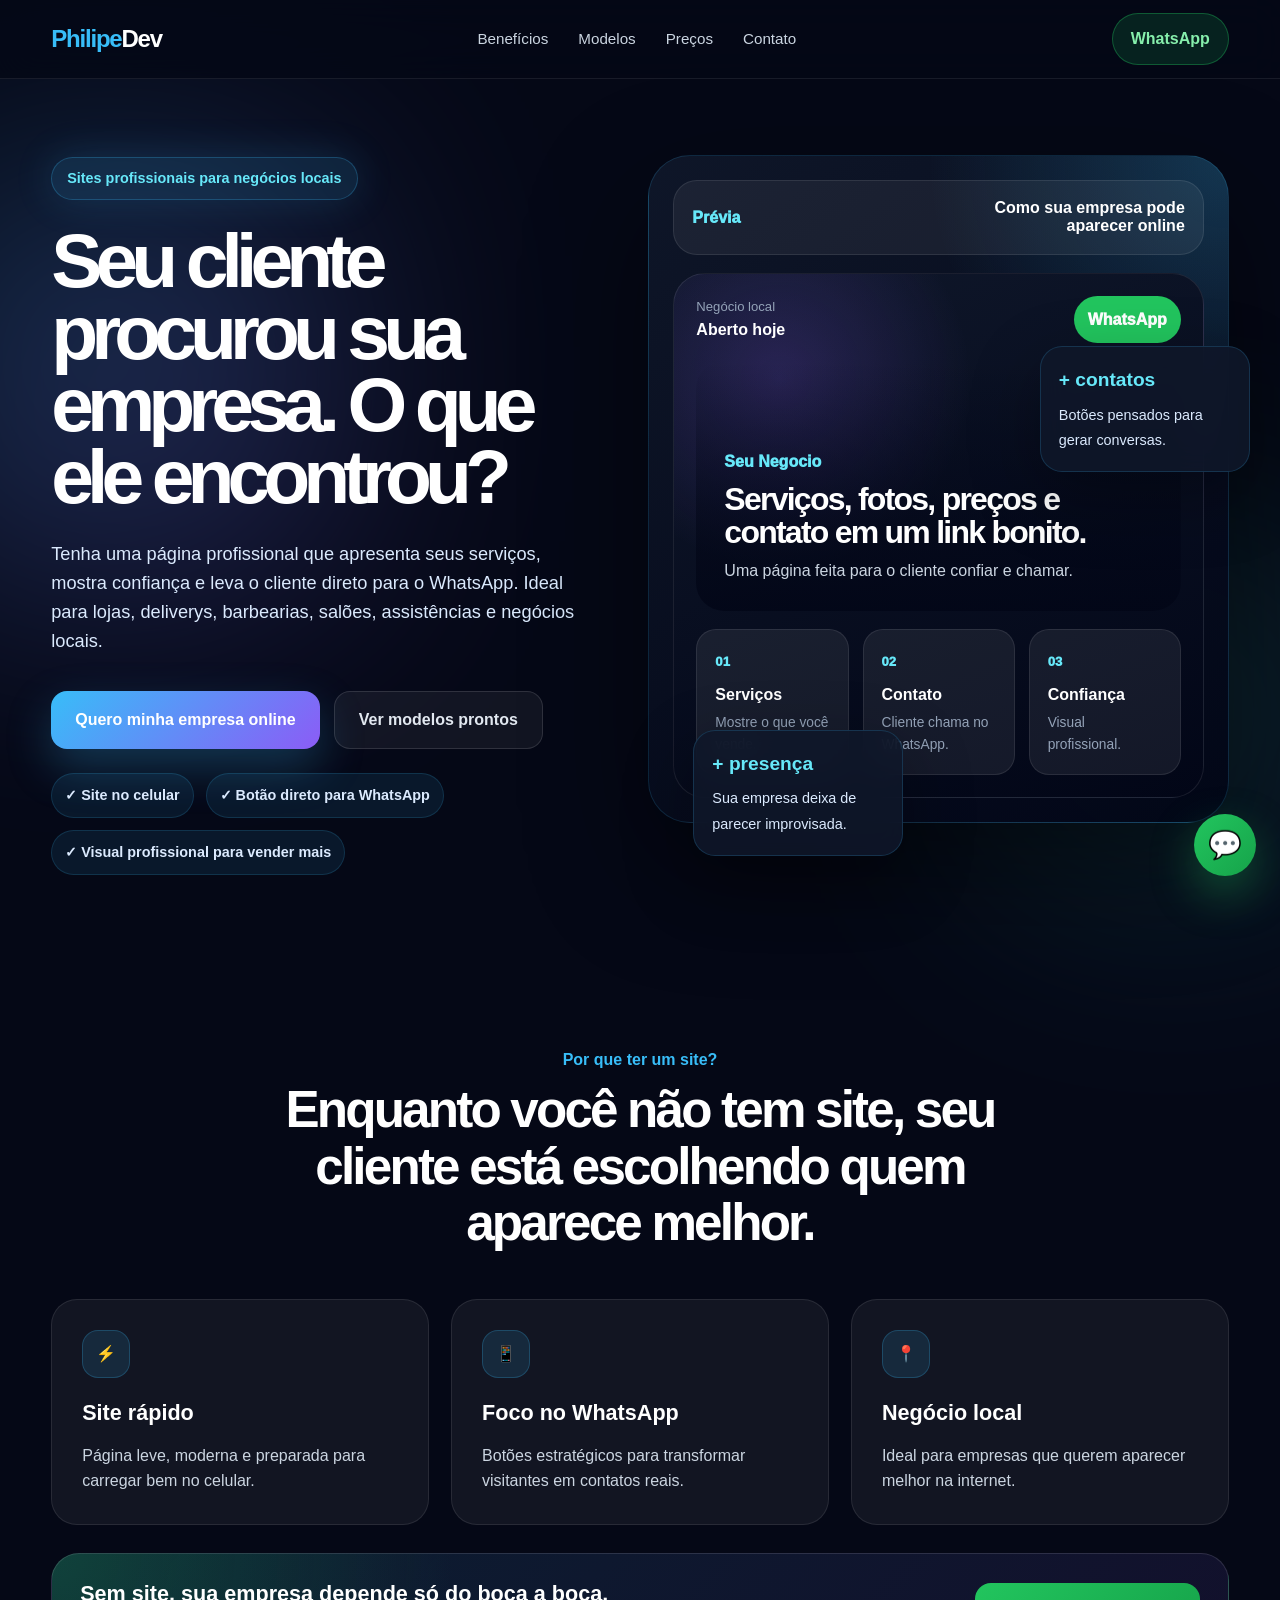
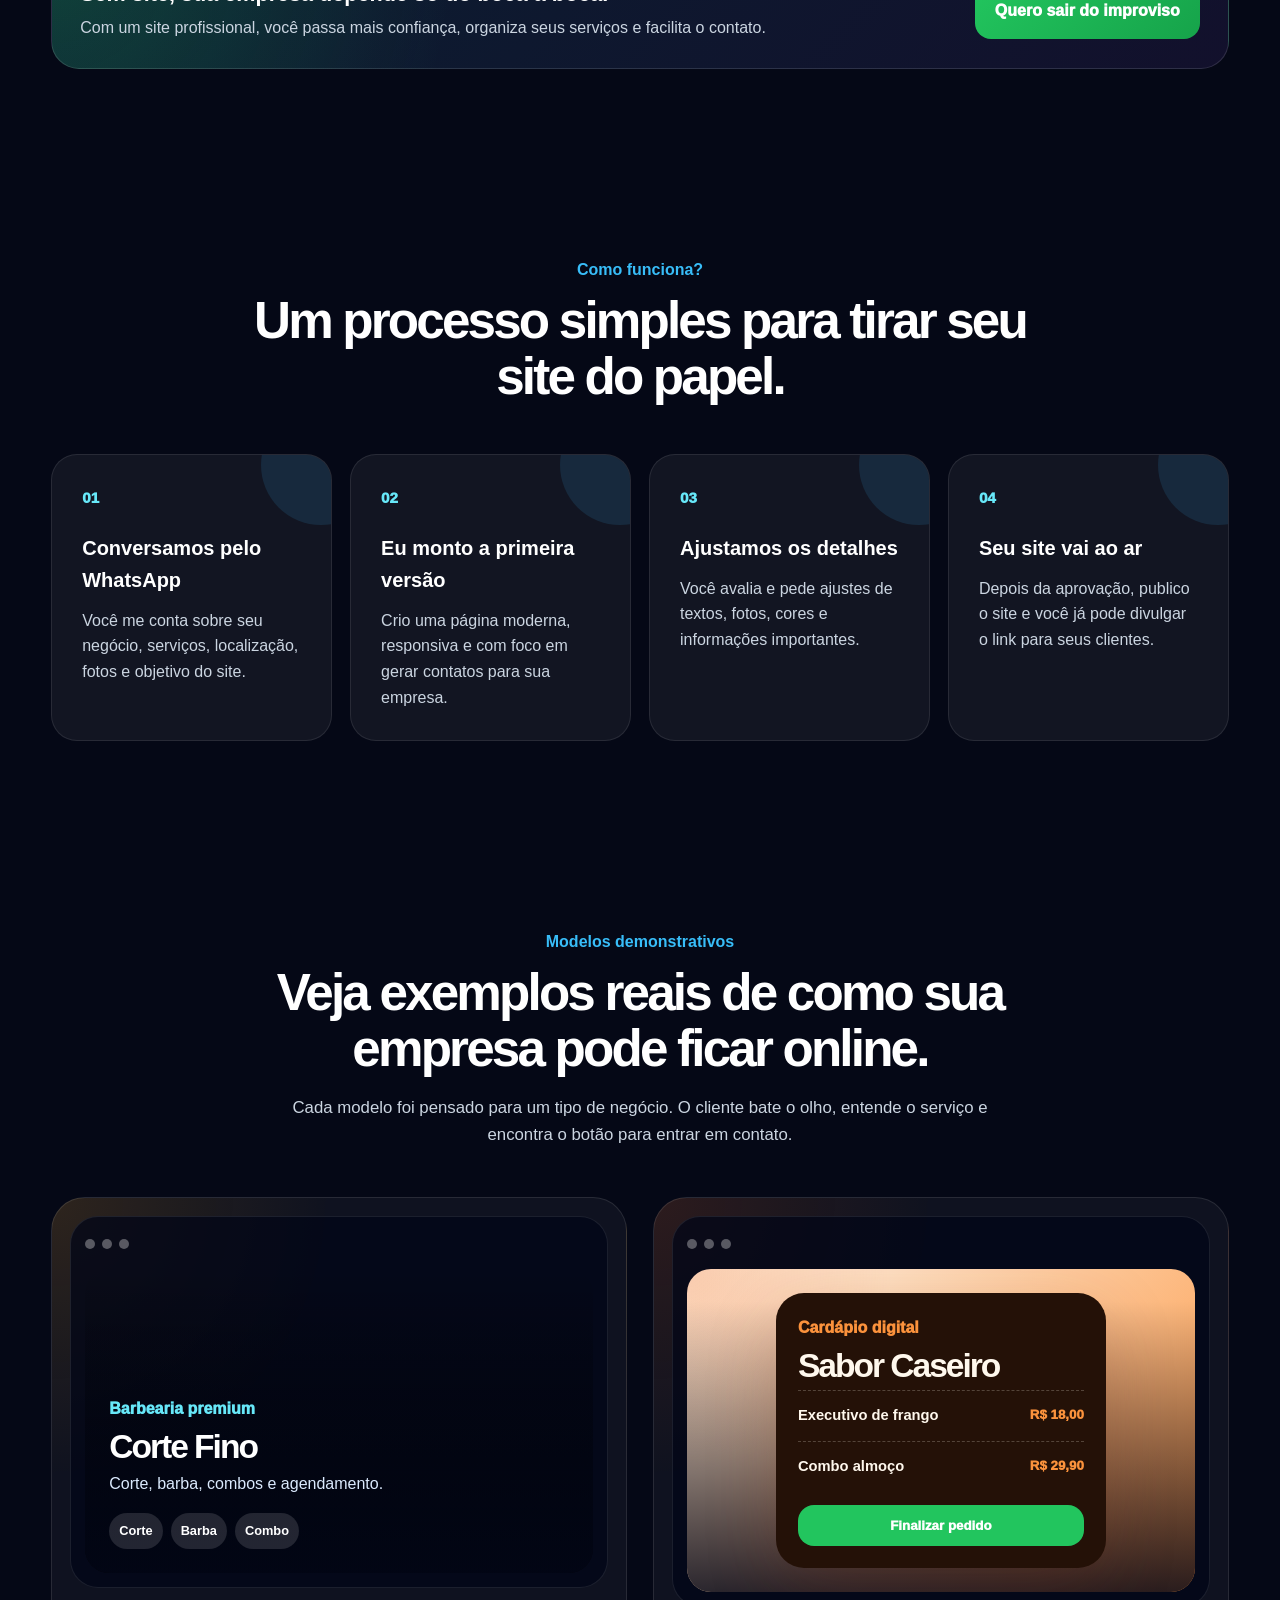
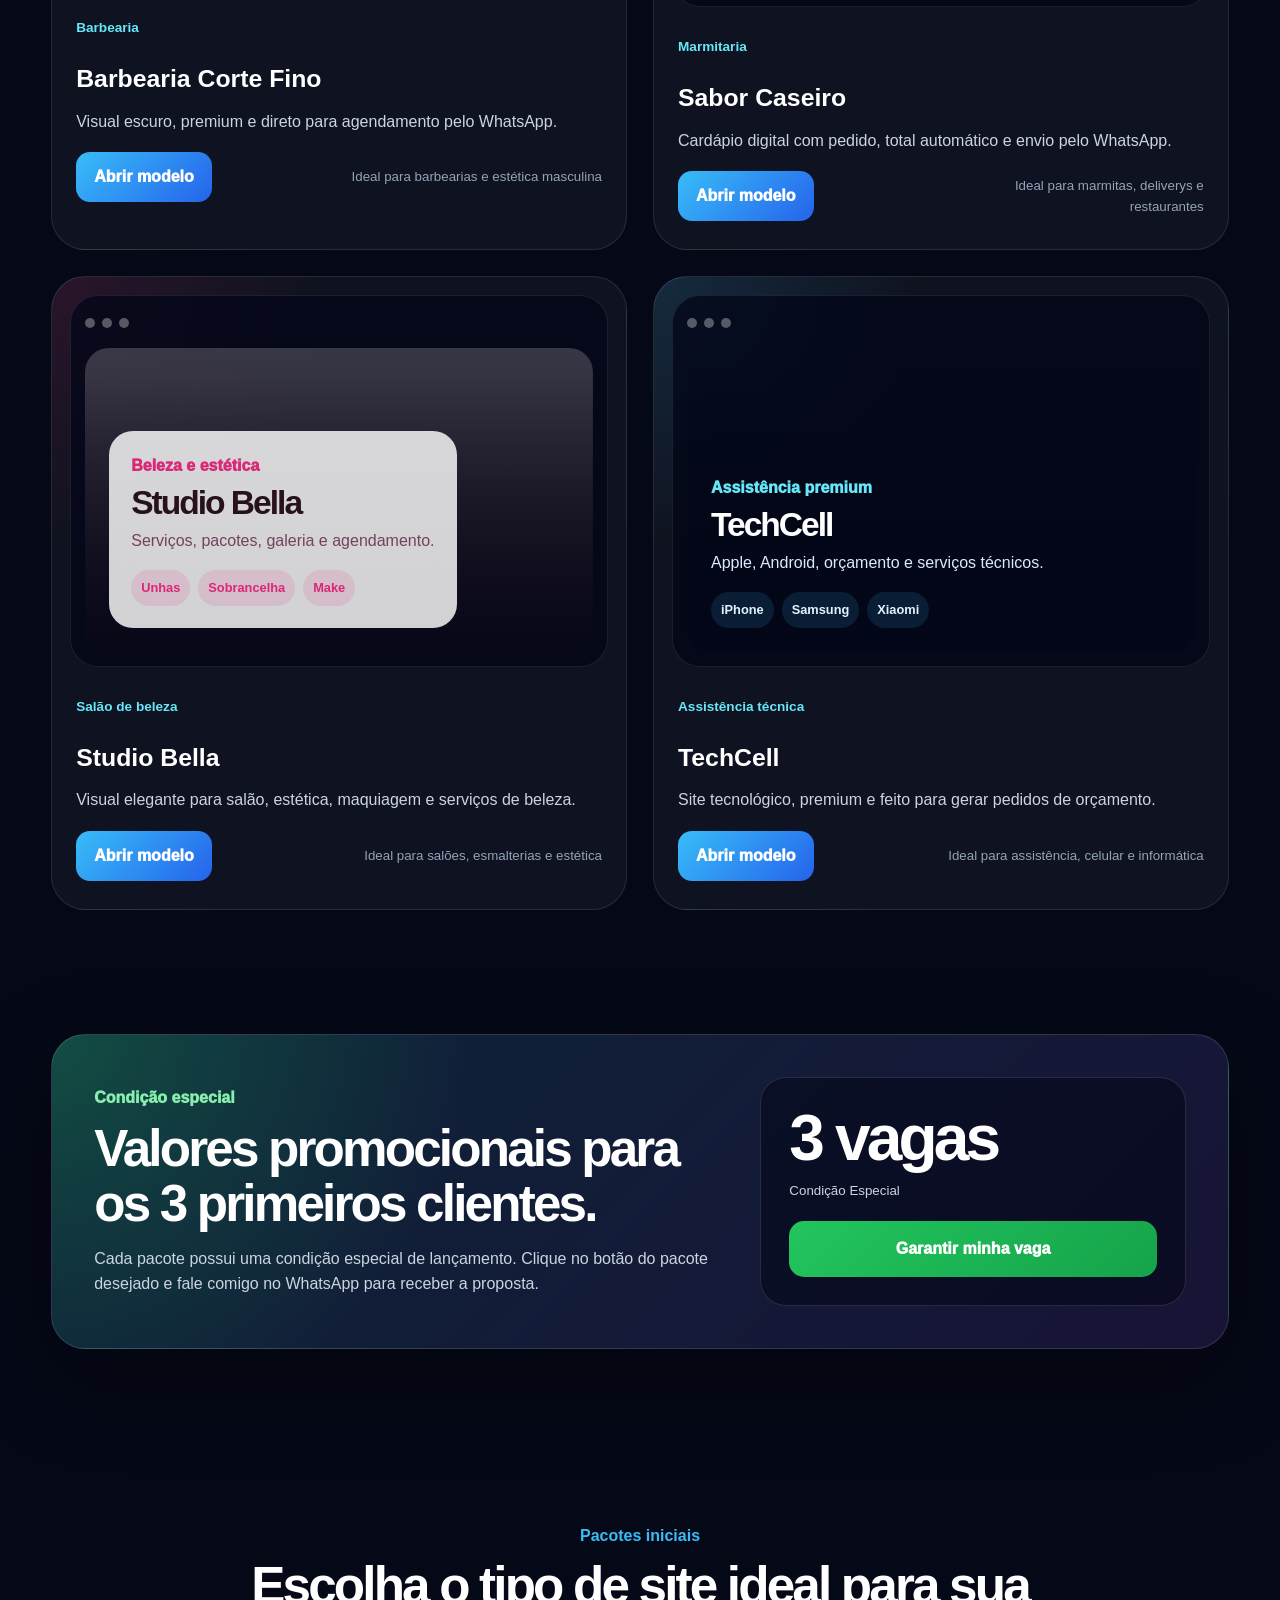
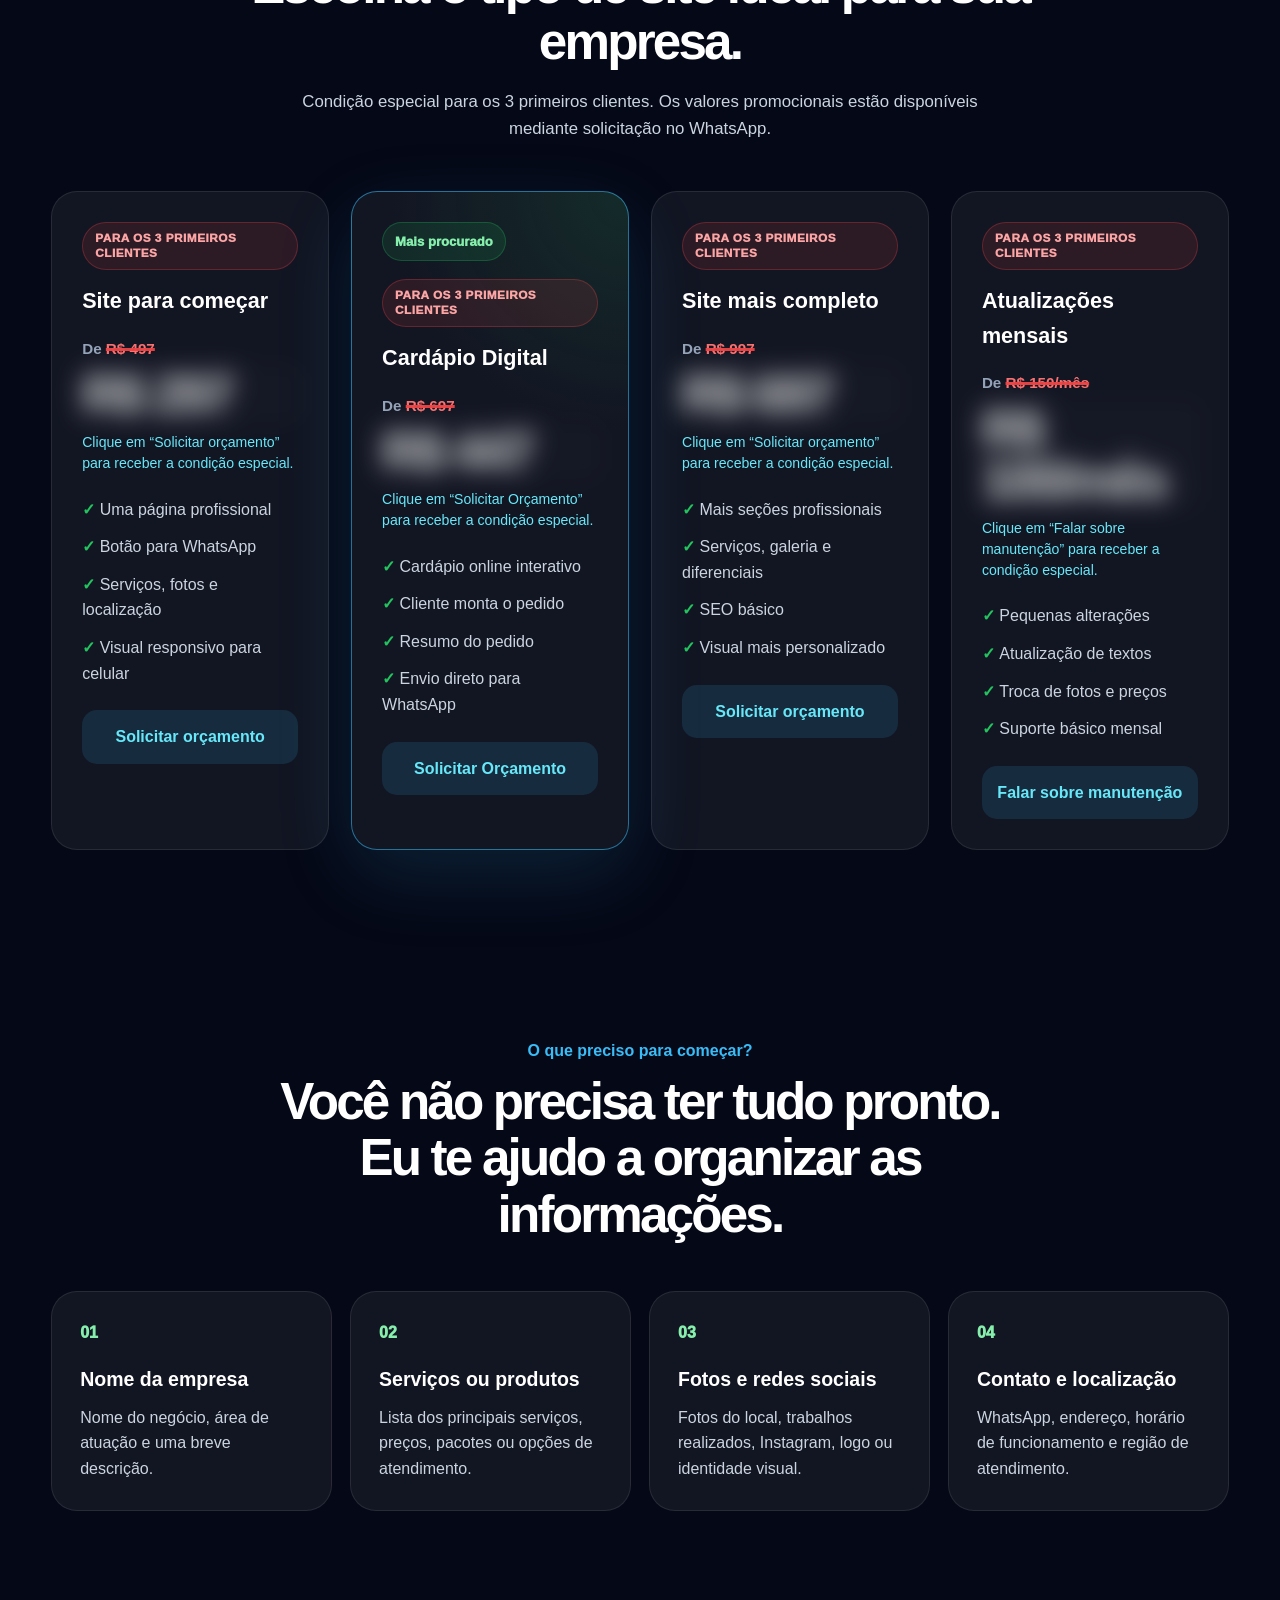
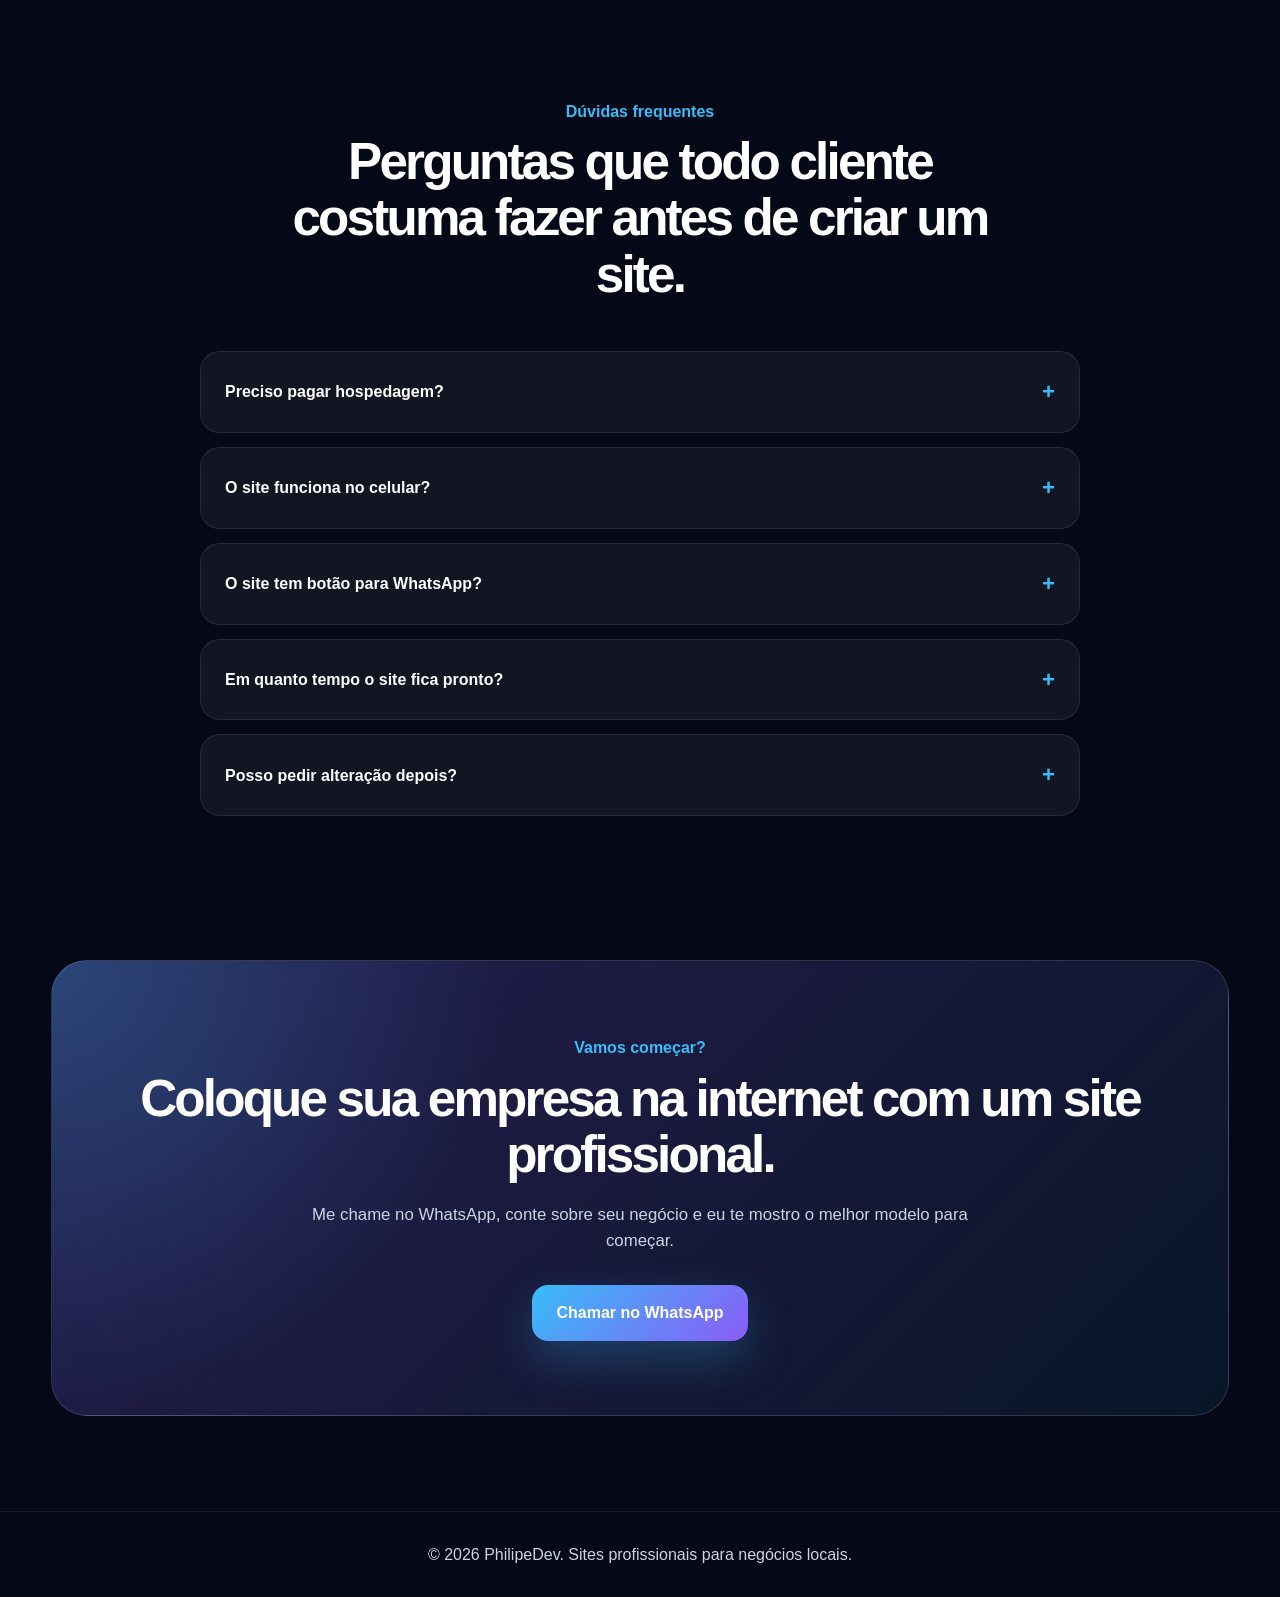
<file: index.html>
<!DOCTYPE html>
<html lang="pt-BR">

<head>
    <meta charset="UTF-8" />
    <meta name="viewport" content="width=device-width, initial-scale=1.0" />
    <title>PhilipeDev | Sites Profissionais</title>
    <link rel="stylesheet" href="style.css?v=home-premium-2" />
</head>

<body>
    <div class="cursor-glow"></div>
    <header class="header">
        <nav class="navbar">
            <a href="#" class="logo">
                <span>Philipe</span>Dev
            </a>

            <div class="nav-links">
                <a href="#beneficios">Benefícios</a>
                <a href="#modelos">Modelos</a>
                <a href="#precos">Preços</a>
                <a href="#contato">Contato</a>
            </div>

            <a href="https://wa.me/5561986828608" target="_blank" class="nav-button">
                WhatsApp
            </a>
        </nav>
    </header>

    <main>
        <section class="hero hero-premium">
            <div class="hero-content">
                <p class="badge">Sites profissionais para negócios locais</p>

                <h1>
                    Seu cliente procurou sua empresa. O que ele encontrou?
                </h1>

                <p class="hero-description">
                    Tenha uma página profissional que apresenta seus serviços, mostra confiança
                    e leva o cliente direto para o WhatsApp. Ideal para lojas, deliverys,
                    barbearias, salões, assistências e negócios locais.
                </p>

                <div class="hero-actions">
                    <a href="https://wa.me/5561986828608" target="_blank" class="btn btn-primary">
                        Quero minha empresa online
                    </a>

                    <a href="#modelos" class="btn btn-secondary">
                        Ver modelos prontos
                    </a>
                </div>

                <div class="hero-trust">
                    <span>✓ Site no celular</span>
                    <span>✓ Botão direto para WhatsApp</span>
                    <span>✓ Visual profissional para vender mais</span>
                </div>
            </div>

            <div class="hero-business-preview">
                <div class="business-card-top">
                    <span>Prévia </span>
                    <strong>Como sua empresa pode aparecer online</strong>
                </div>

                <div class="business-site-card">
                    <div class="business-site-header">
                        <div>
                            <span>Negócio local</span>
                            <strong>Aberto hoje</strong>
                        </div>

                        <a href="https://wa.me/5561986828608" target="_blank">WhatsApp</a>
                    </div>

                    <div class="business-site-hero">
                        <div>
                            <span>Seu Negocio</span>
                            <h2>Serviços, fotos, preços e contato em um link bonito.</h2>
                            <p>Uma página feita para o cliente confiar e chamar.</p>
                        </div>
                    </div>

                    <div class="business-site-grid">
                        <article>
                            <span>01</span>
                            <strong>Serviços</strong>
                            <p>Mostre o que você vende.</p>
                        </article>

                        <article>
                            <span>02</span>
                            <strong>Contato</strong>
                            <p>Cliente chama no WhatsApp.</p>
                        </article>

                        <article>
                            <span>03</span>
                            <strong>Confiança</strong>
                            <p>Visual profissional.</p>
                        </article>
                    </div>
                </div>

                <div class="floating-proof proof-one">
                    <strong>+ presença</strong>
                    <span>Sua empresa deixa de parecer improvisada.</span>
                </div>

                <div class="floating-proof proof-two">
                    <strong>+ contatos</strong>
                    <span>Botões pensados para gerar conversas.</span>
                </div>
            </div>
        </section>

        <section class="section" id="beneficios">
            <div class="section-heading">
                <span>Por que ter um site?</span>
                <h2>Enquanto você não tem site, seu cliente está escolhendo quem aparece melhor.</h2>
            </div>

            <div class="benefits-grid">
                <article class="card">
                    <div class="icon">⚡</div>
                    <h3>Site rápido</h3>
                    <p>Página leve, moderna e preparada para carregar bem no celular.</p>
                </article>

                <article class="card">
                    <div class="icon">📱</div>
                    <h3>Foco no WhatsApp</h3>
                    <p>Botões estratégicos para transformar visitantes em contatos reais.</p>
                </article>

                <article class="card">
                    <div class="icon">📍</div>
                    <h3>Negócio local</h3>
                    <p>Ideal para empresas que querem aparecer melhor na internet.</p>
                </article>
            </div>

            <div class="pain-strip">
                <div>
                    <strong>Sem site, sua empresa depende só do boca a boca.</strong>
                    <p>Com um site profissional, você passa mais confiança, organiza seus serviços e facilita o contato.
                    </p>
                </div>

                <a href="https://wa.me/5561986828608" target="_blank">
                    Quero sair do improviso
                </a>
            </div>
        </section>

        <section class="section" id="processo">
            <div class="section-heading">
                <span>Como funciona?</span>
                <h2>Um processo simples para tirar seu site do papel.</h2>
            </div>

            <div class="steps-grid">
                <article class="step-card">
                    <span>01</span>
                    <h3>Conversamos pelo WhatsApp</h3>
                    <p>Você me conta sobre seu negócio, serviços, localização, fotos e objetivo do site.</p>
                </article>

                <article class="step-card">
                    <span>02</span>
                    <h3>Eu monto a primeira versão</h3>
                    <p>Crio uma página moderna, responsiva e com foco em gerar contatos para sua empresa.</p>
                </article>

                <article class="step-card">
                    <span>03</span>
                    <h3>Ajustamos os detalhes</h3>
                    <p>Você avalia e pede ajustes de textos, fotos, cores e informações importantes.</p>
                </article>

                <article class="step-card">
                    <span>04</span>
                    <h3>Seu site vai ao ar</h3>
                    <p>Depois da aprovação, publico o site e você já pode divulgar o link para seus clientes.</p>
                </article>
            </div>
        </section>

        <section class="section premium-models-section" id="modelos">
            <div class="section-heading">
                <span>Modelos demonstrativos</span>
                <h2>Veja exemplos reais de como sua empresa pode ficar online.</h2>
                <p class="section-subtitle">
                    Cada modelo foi pensado para um tipo de negócio. O cliente bate o olho,
                    entende o serviço e encontra o botão para entrar em contato.
                </p>
            </div>

            <div class="premium-models-grid">
                <article class="premium-model-card barber-model">
                    <a href="barbearia/" target="_blank" class="model-preview-real">
                        <div class="model-browser">
                            <span></span>
                            <span></span>
                            <span></span>
                        </div>

                        <div class="model-screen barber-screen">
                            <div class="model-screen-content">
                                <span>Barbearia premium</span>
                                <h3>Corte Fino</h3>
                                <p>Corte, barba, combos e agendamento.</p>

                                <div class="model-mini-services">
                                    <span>Corte</span>
                                    <span>Barba</span>
                                    <span>Combo</span>
                                </div>
                            </div>
                        </div>
                    </a>

                    <div class="model-card-content">
                        <span class="portfolio-tag">Barbearia</span>
                        <h3>Barbearia Corte Fino</h3>
                        <p>Visual escuro, premium e direto para agendamento pelo WhatsApp.</p>

                        <div class="model-actions">
                            <a href="barbearia/" target="_blank">Abrir modelo</a>
                            <small>Ideal para barbearias e estética masculina</small>
                        </div>
                    </div>
                </article>

                <article class="premium-model-card food-model">
                    <a href="marmitaria/" target="_blank" class="model-preview-real">
                        <div class="model-browser">
                            <span></span>
                            <span></span>
                            <span></span>
                        </div>

                        <div class="model-screen food-screen">
                            <div class="menu-phone">
                                <span>Cardápio digital</span>
                                <h3>Sabor Caseiro</h3>

                                <div class="menu-preview-item">
                                    <strong>Executivo de frango</strong>
                                    <small>R$ 18,00</small>
                                </div>

                                <div class="menu-preview-item">
                                    <strong>Combo almoço</strong>
                                    <small>R$ 29,90</small>
                                </div>

                                <button>Finalizar pedido</button>
                            </div>
                        </div>
                    </a>

                    <div class="model-card-content">
                        <span class="portfolio-tag">Marmitaria</span>
                        <h3>Sabor Caseiro</h3>
                        <p>Cardápio digital com pedido, total automático e envio pelo WhatsApp.</p>

                        <div class="model-actions">
                            <a href="marmitaria/" target="_blank">Abrir modelo</a>
                            <small>Ideal para marmitas, deliverys e restaurantes</small>
                        </div>
                    </div>
                </article>

                <article class="premium-model-card beauty-model">
                    <a href="salao/" target="_blank" class="model-preview-real">
                        <div class="model-browser">
                            <span></span>
                            <span></span>
                            <span></span>
                        </div>

                        <div class="model-screen beauty-screen">
                            <div class="model-screen-content light">
                                <span>Beleza e estética</span>
                                <h3>Studio Bella</h3>
                                <p>Serviços, pacotes, galeria e agendamento.</p>

                                <div class="beauty-pills">
                                    <span>Unhas</span>
                                    <span>Sobrancelha</span>
                                    <span>Make</span>
                                </div>
                            </div>
                        </div>
                    </a>

                    <div class="model-card-content">
                        <span class="portfolio-tag">Salão de beleza</span>
                        <h3>Studio Bella</h3>
                        <p>Visual elegante para salão, estética, maquiagem e serviços de beleza.</p>

                        <div class="model-actions">
                            <a href="salao/" target="_blank">Abrir modelo</a>
                            <small>Ideal para salões, esmalterias e estética</small>
                        </div>
                    </div>
                </article>

                <article class="premium-model-card tech-model">
                    <a href="assistencia/" target="_blank" class="model-preview-real">
                        <div class="model-browser">
                            <span></span>
                            <span></span>
                            <span></span>
                        </div>

                        <div class="model-screen tech-screen">
                            <div class="model-screen-content">
                                <span>Assistência premium</span>
                                <h3>TechCell</h3>
                                <p>Apple, Android, orçamento e serviços técnicos.</p>

                                <div class="tech-dashboard">
                                    <span>iPhone</span>
                                    <span>Samsung</span>
                                    <span>Xiaomi</span>
                                </div>
                            </div>
                        </div>
                    </a>

                    <div class="model-card-content">
                        <span class="portfolio-tag">Assistência técnica</span>
                        <h3>TechCell</h3>
                        <p>Site tecnológico, premium e feito para gerar pedidos de orçamento.</p>

                        <div class="model-actions">
                            <a href="assistencia/" target="_blank">Abrir modelo</a>
                            <small>Ideal para assistência, celular e informática</small>
                        </div>
                    </div>
                </article>
            </div>
        </section>

        <section class="launch-offer">
            <div>
                <span>Condição especial</span>
                <h2>Valores promocionais para os 3 primeiros clientes.</h2>
                <p>
                    Cada pacote possui uma condição especial de lançamento. Clique no botão do pacote desejado
                    e fale comigo no WhatsApp para receber a proposta.
                </p>
            </div>

            <div class="offer-box">
                <strong>3 vagas</strong>
                <small>Condição Especial</small>
                <a href="https://wa.me/5561986828608?text=Olá! Quero garantir uma das 3 vagas promocionais para criação de site."
                    target="_blank">
                    Garantir minha vaga
                </a>
            </div>
        </section>

        <section class="section" id="precos">
            <div class="section-heading">
                <span>Pacotes iniciais</span>
                <h2>Escolha o tipo de site ideal para sua empresa.</h2>
                <p class="section-subtitle">
                    Condição especial para os 3 primeiros clientes. Os valores promocionais estão disponíveis
                    mediante solicitação no WhatsApp.
                </p>
            </div>

            <div class="pricing-grid premium-pricing-grid">
                <article class="price-card">
                    <span class="promo-label">Para os 3 primeiros clientes</span>
                    <h3>Site para começar</h3>

                    <div class="price-stack blur-price-stack">
                        <p class="old-price">De <span>R$ 497</span></p>
                        <p class="new-price blurred-price">R$ 297</p>
                        <p class="price-hint">Clique em “Solicitar orçamento” para receber a condição especial.</p>
                    </div>

                    <ul>
                        <li>Uma página profissional</li>
                        <li>Botão para WhatsApp</li>
                        <li>Serviços, fotos e localização</li>
                        <li>Visual responsivo para celular</li>
                    </ul>

                    <a href="https://wa.me/5561986828608?text=Olá! Tenho interesse no Pacote *(Site para começar)*. Pode me passar a condição especial?"
                        target="_blank">
                        Solicitar orçamento
                    </a>
                </article>

                <article class="price-card featured best-choice">
                    <span class="price-badge">Mais procurado</span>
                    <span class="promo-label">Para os 3 primeiros clientes</span>
                    <h3>Cardápio Digital</h3>

                    <div class="price-stack blur-price-stack">
                        <p class="old-price">De <span>R$ 697</span></p>
                        <p class="new-price blurred-price">R$ 447</p>
                        <p class="price-hint">Clique em “Solicitar Orçamento” para receber a condição especial.</p>
                    </div>

                    <ul>
                        <li>Cardápio online interativo</li>
                        <li>Cliente monta o pedido</li>
                        <li>Resumo do pedido</li>
                        <li>Envio direto para WhatsApp</li>
                    </ul>

                    <a href="https://wa.me/5561986828608?text=Olá! Tenho interesse no pacote *(Cardápio Digital)*. Pode me passar a condição especial?"
                        target="_blank">
                        Solicitar Orçamento
                    </a>
                </article>

                <article class="price-card">
                    <span class="promo-label">Para os 3 primeiros clientes</span>
                    <h3>Site mais completo</h3>

                    <div class="price-stack blur-price-stack">
                        <p class="old-price">De <span>R$ 997</span></p>
                        <p class="new-price blurred-price">R$ 697</p>
                        <p class="price-hint">Clique em “Solicitar orçamento” para receber a condição especial.</p>
                    </div>

                    <ul>
                        <li>Mais seções profissionais</li>
                        <li>Serviços, galeria e diferenciais</li>
                        <li>SEO básico</li>
                        <li>Visual mais personalizado</li>
                    </ul>

                    <a href="https://wa.me/5561986828608?text=Olá! Tenho interesse no pacote *(Site mais completo)*. Pode me passar a condição especial?"
                        target="_blank">
                        Solicitar orçamento
                    </a>
                </article>

                <article class="price-card">
                    <span class="promo-label">Para os 3 primeiros clientes</span>
                    <h3>Atualizações mensais</h3>

                    <div class="price-stack blur-price-stack">
                        <p class="old-price">De <span>R$ 150/mês</span></p>
                        <p class="new-price blurred-price">R$ 100/mês</p>
                        <p class="price-hint">Clique em “Falar sobre manutenção” para receber a condição especial.</p>
                    </div>

                    <ul>
                        <li>Pequenas alterações</li>
                        <li>Atualização de textos</li>
                        <li>Troca de fotos e preços</li>
                        <li>Suporte básico mensal</li>
                    </ul>

                    <a href="https://wa.me/5561986828608?text=Olá! Tenho interesse na manutenção mensal do site. Pode me passar a condição especial?"
                        target="_blank">
                        Falar sobre manutenção
                    </a>
                </article>
            </div>
        </section>

        <section class="section" id="briefing">
            <div class="section-heading">
                <span>O que preciso para começar?</span>
                <h2>Você não precisa ter tudo pronto. Eu te ajudo a organizar as informações.</h2>
            </div>

            <div class="briefing-grid">
                <article>
                    <strong>01</strong>
                    <h3>Nome da empresa</h3>
                    <p>Nome do negócio, área de atuação e uma breve descrição.</p>
                </article>

                <article>
                    <strong>02</strong>
                    <h3>Serviços ou produtos</h3>
                    <p>Lista dos principais serviços, preços, pacotes ou opções de atendimento.</p>
                </article>

                <article>
                    <strong>03</strong>
                    <h3>Fotos e redes sociais</h3>
                    <p>Fotos do local, trabalhos realizados, Instagram, logo ou identidade visual.</p>
                </article>

                <article>
                    <strong>04</strong>
                    <h3>Contato e localização</h3>
                    <p>WhatsApp, endereço, horário de funcionamento e região de atendimento.</p>
                </article>
            </div>
        </section>

        <section class="section" id="faq">
            <div class="section-heading">
                <span>Dúvidas frequentes</span>
                <h2>Perguntas que todo cliente costuma fazer antes de criar um site.</h2>
            </div>

            <div class="faq-list">
                <details>
                    <summary>Preciso pagar hospedagem?</summary>
                    <p>Para sites simples, consigo publicar em uma estrutura gratuita inicialmente. Caso você queira
                        domínio próprio, o custo do domínio fica por conta do cliente.</p>
                </details>

                <details>
                    <summary>O site funciona no celular?</summary>
                    <p>Sim. Todos os sites são feitos para funcionar bem em celular, tablet e computador.</p>
                </details>

                <details>
                    <summary>O site tem botão para WhatsApp?</summary>
                    <p>Sim. O botão de WhatsApp é colocado em pontos estratégicos para facilitar o contato dos clientes.
                    </p>
                </details>

                <details>
                    <summary>Em quanto tempo o site fica pronto?</summary>
                    <p>Sites de uma página normalmente ficam prontos em poucos dias, dependendo do envio das
                        informações, fotos e ajustes solicitados.</p>
                </details>

                <details>
                    <summary>Posso pedir alteração depois?</summary>
                    <p>Sim. Pequenos ajustes podem ser combinados. Também existe a opção de manutenção mensal para
                        atualizações frequentes.</p>
                </details>
            </div>
        </section>

        <section class="cta" id="contato">
            <span>Vamos começar?</span>
            <h2>Coloque sua empresa na internet com um site profissional.</h2>
            <p>
                Me chame no WhatsApp, conte sobre seu negócio e eu te mostro
                o melhor modelo para começar.
            </p>

            <a href="https://wa.me/5561986828608" target="_blank" class="btn btn-primary">
                Chamar no WhatsApp
            </a>
        </section>
    </main>

    <footer class="footer">
        <p>© 2026 PhilipeDev. Sites profissionais para negócios locais.</p>
    </footer>

    <script src="script.js"></script>

    <a href="https://wa.me/5561986828608" target="_blank" class="whatsapp-float" aria-label="Chamar no WhatsApp">
        💬
    </a>

</body>

</html>
</file>
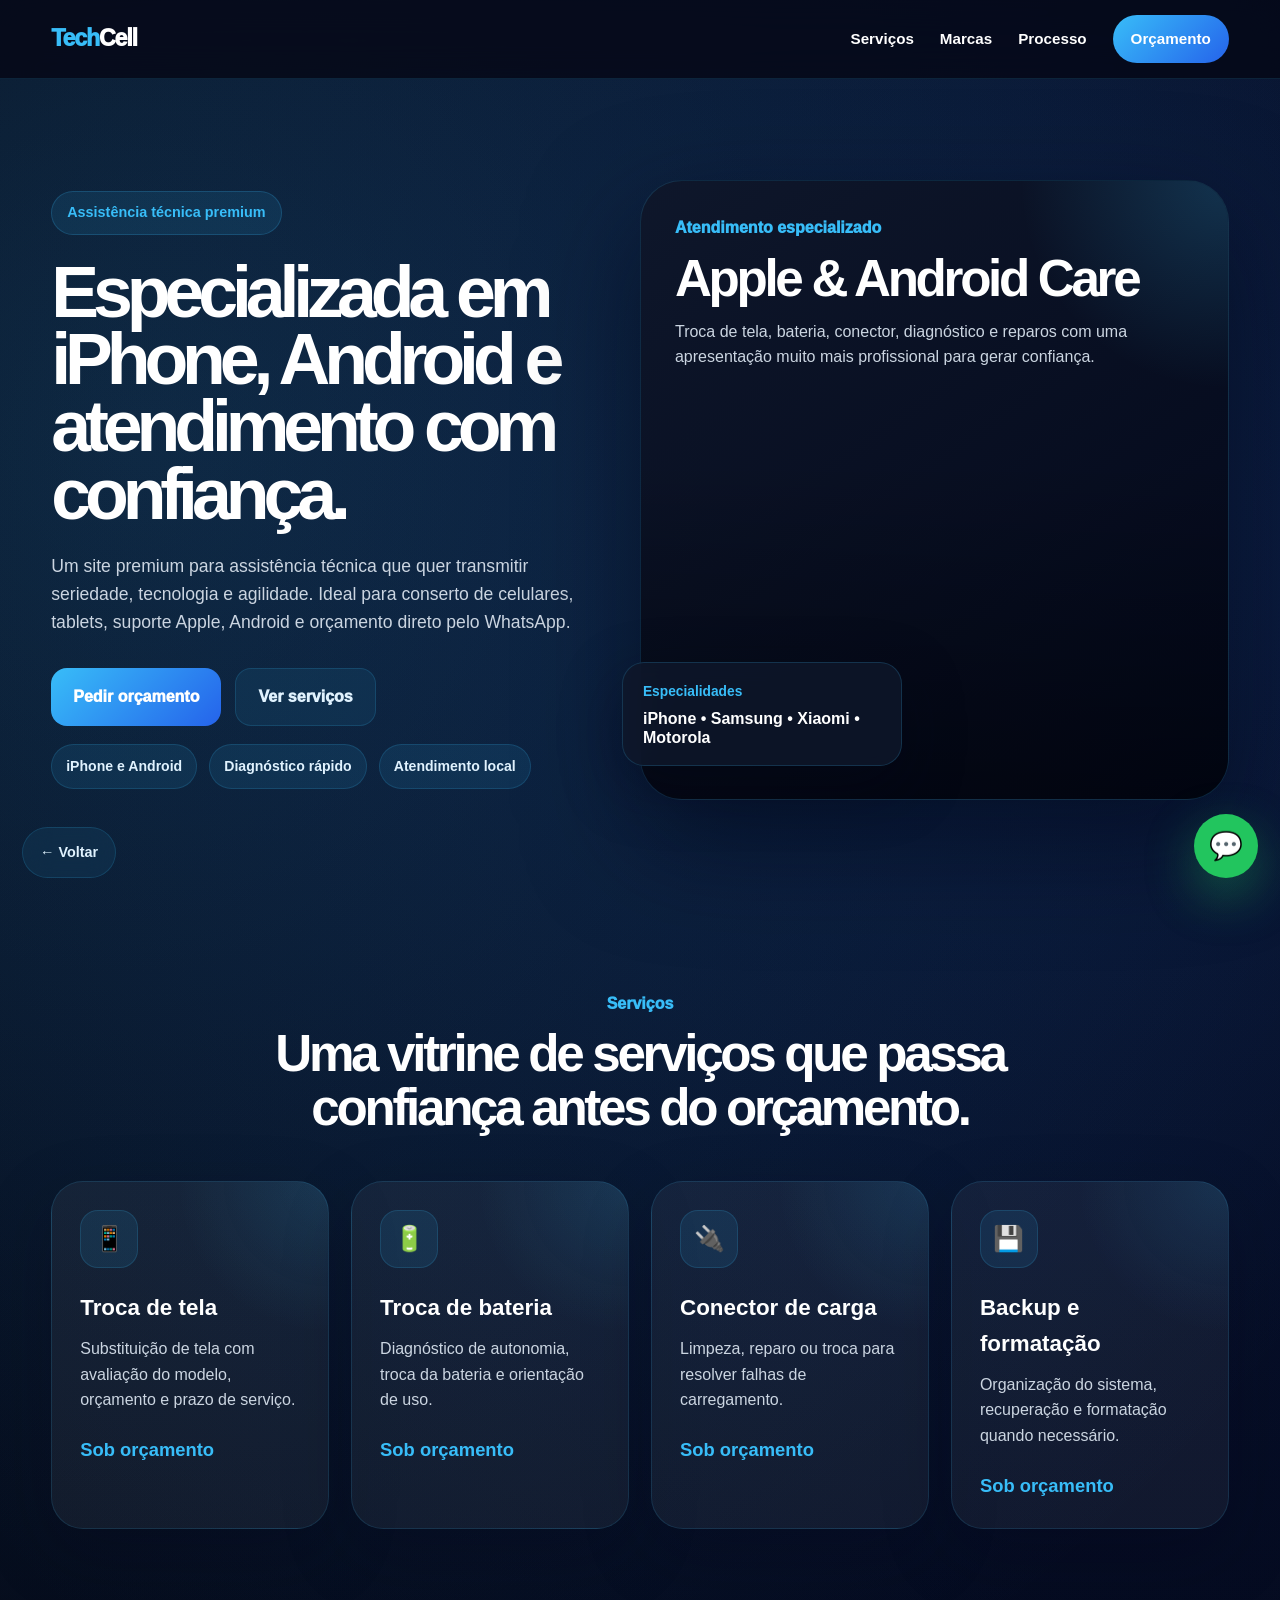
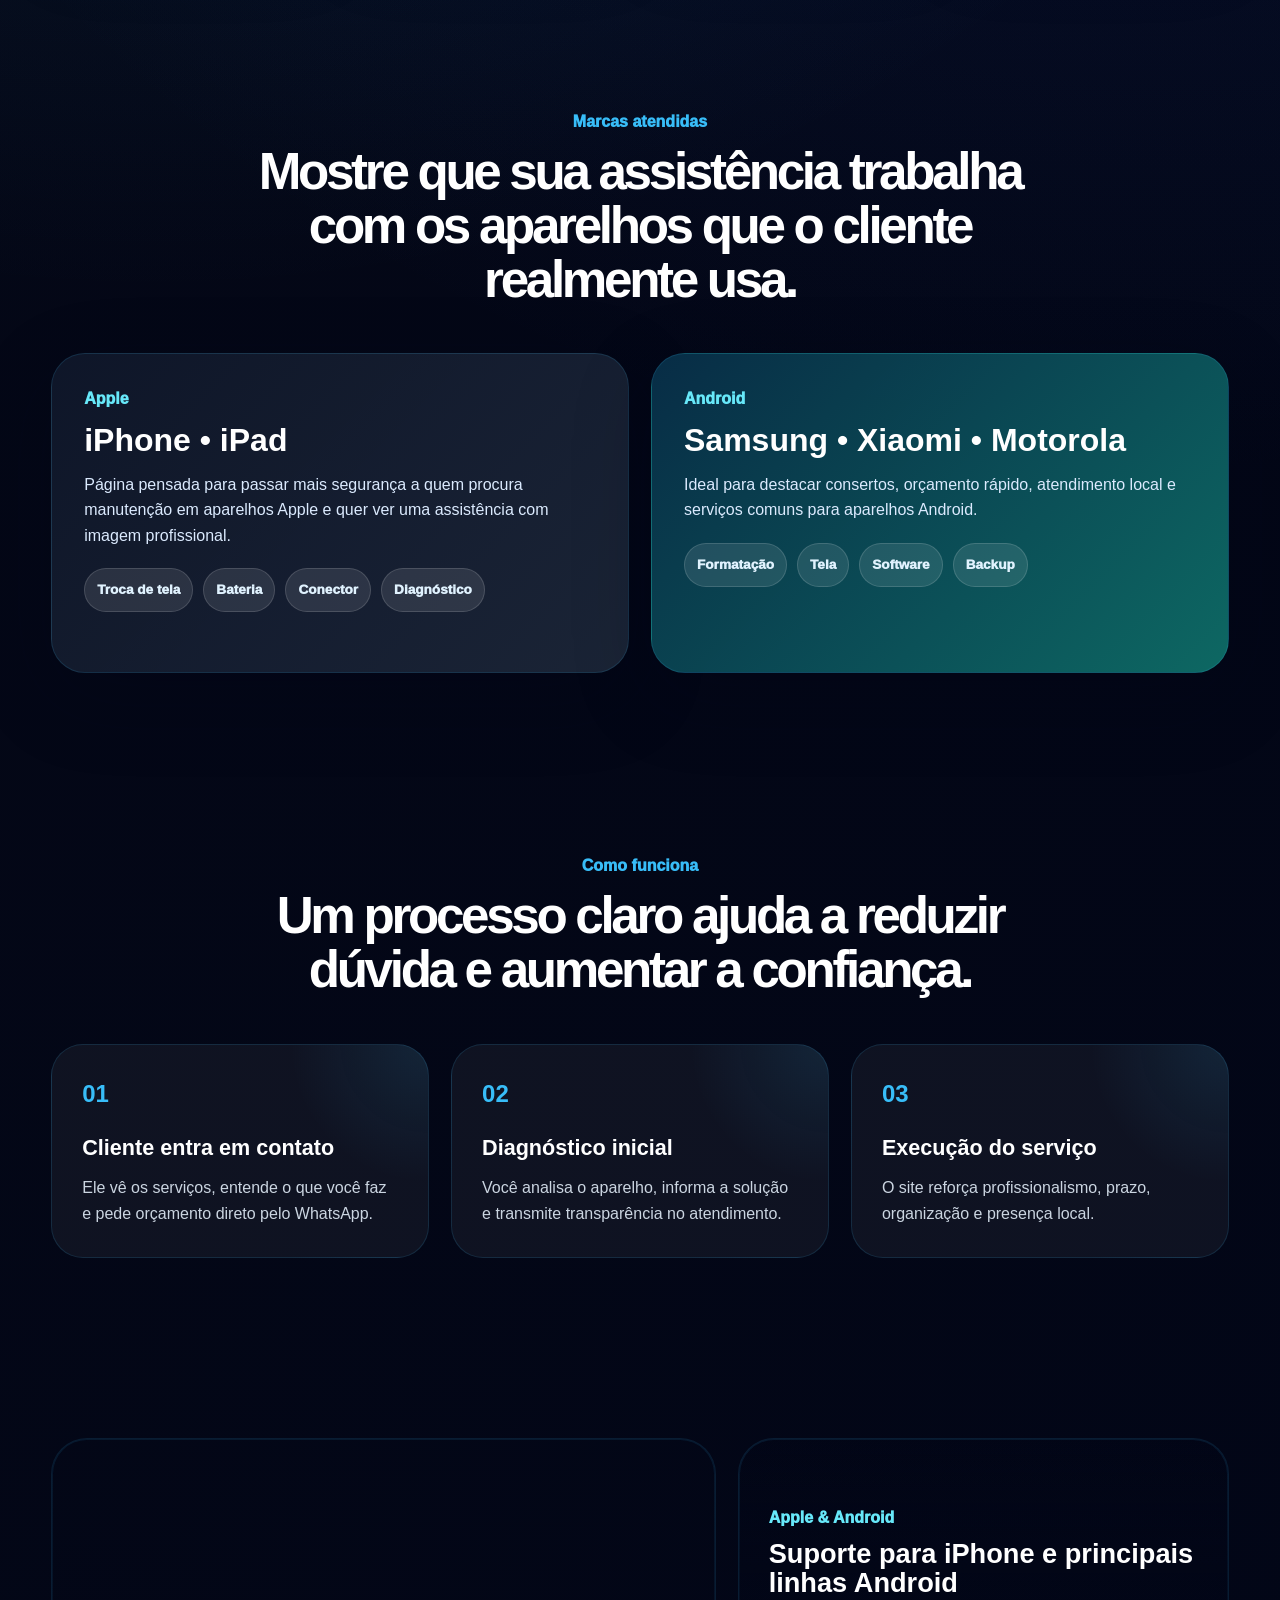
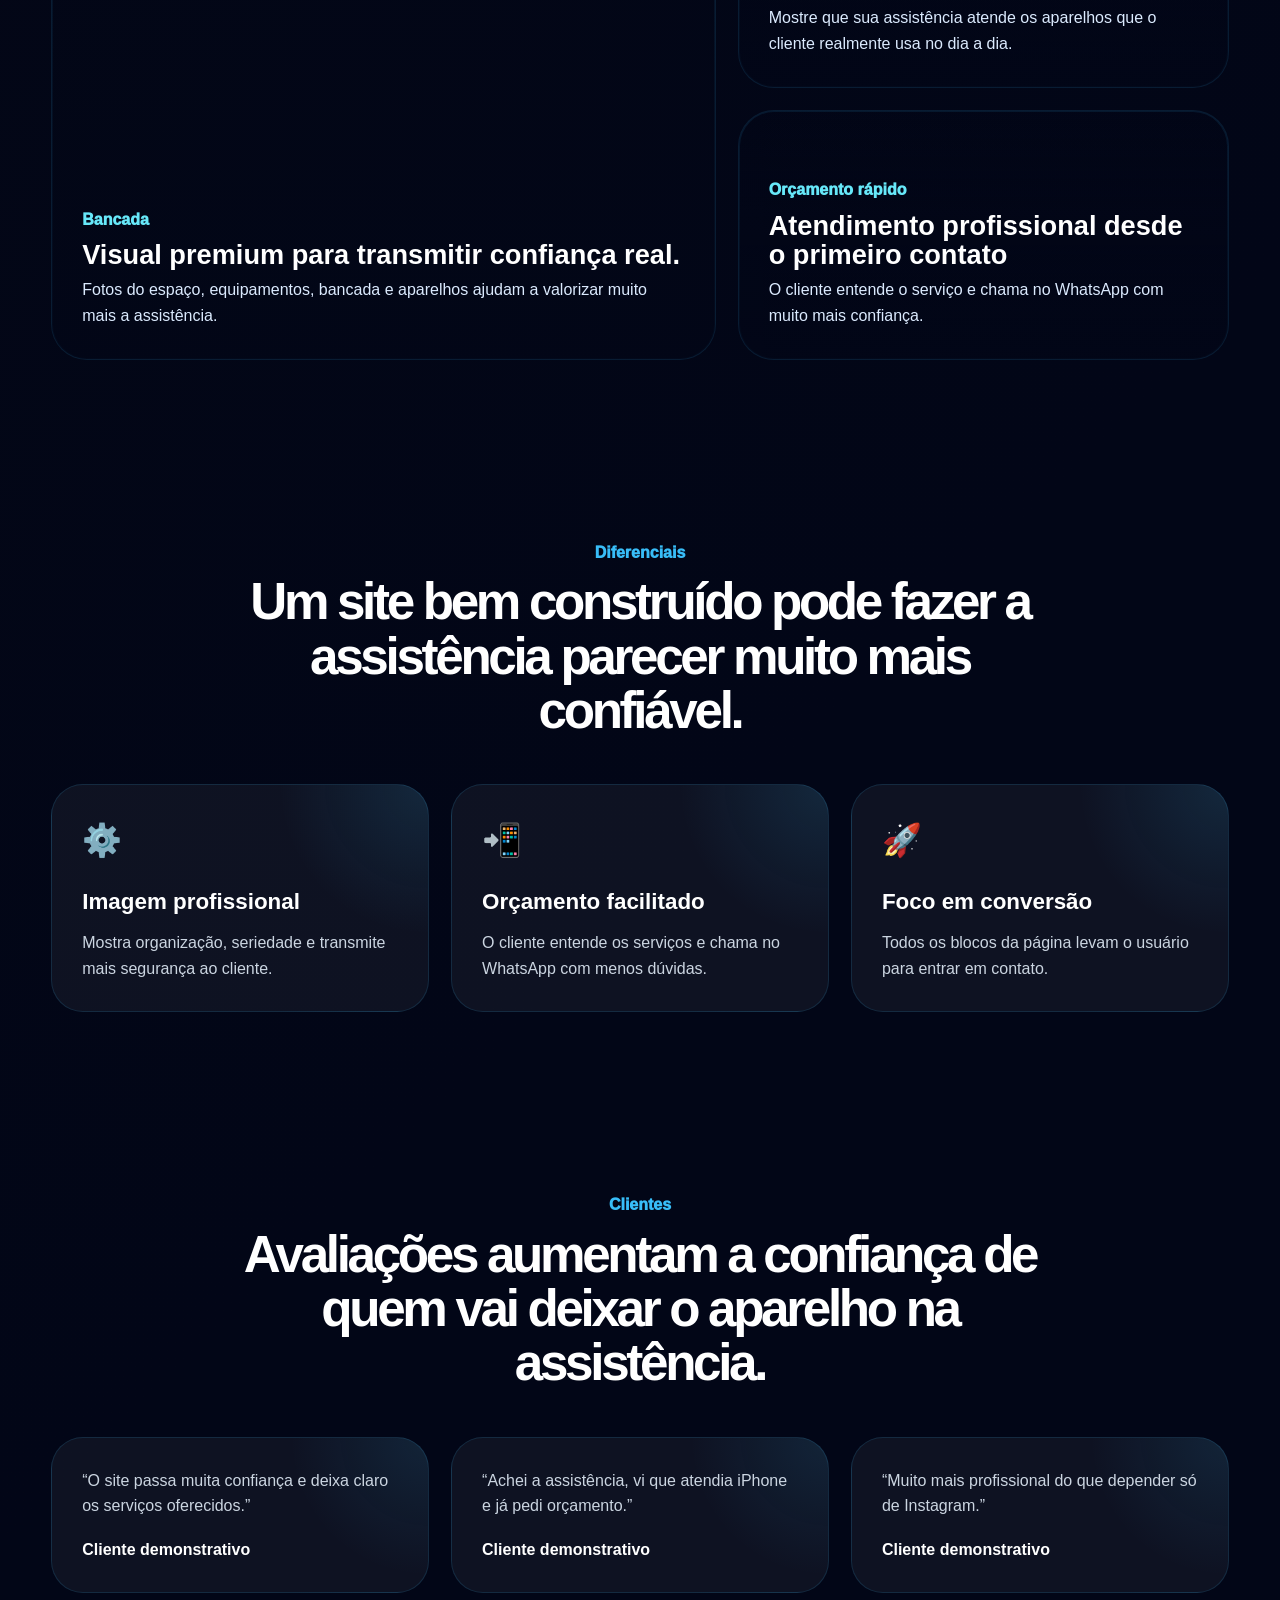
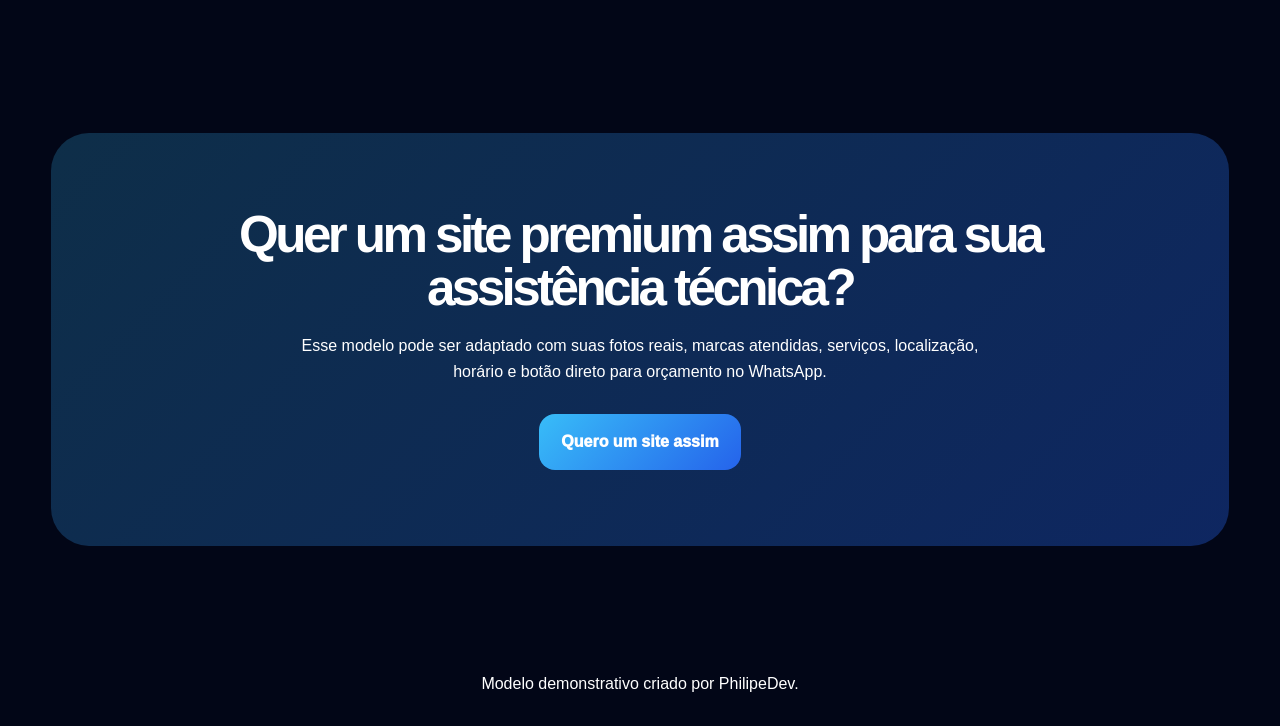
<file: assistencia/index.html>
<!DOCTYPE html>
<html lang="pt-BR">

<head>
    <meta charset="UTF-8" />
    <meta name="viewport" content="width=device-width, initial-scale=1.0" />
    <title>TechCell | Assistência Premium</title>
    <link rel="stylesheet" href="../demo.css?v=assistencia-premium-3" />
</head>

<body class="tech tech-premium-page">
    <header class="site-header">
        <nav class="nav">
            <a href="#" class="logo"><span>Tech</span>Cell</a>

            <div class="nav-links">
                <a href="#servicos">Serviços</a>
                <a href="#marcas">Marcas</a>
                <a href="#processo">Processo</a>
                <a href="#contato" class="nav-cta">Orçamento</a>
            </div>
        </nav>
    </header>

    <main>
        <section class="tech-hero-premium">
            <div class="tech-hero-copy">
                <span class="eyebrow">Assistência técnica premium</span>

                <h1>Especializada em iPhone, Android e atendimento com confiança.</h1>

                <p>
                    Um site premium para assistência técnica que quer transmitir seriedade,
                    tecnologia e agilidade. Ideal para conserto de celulares, tablets,
                    suporte Apple, Android e orçamento direto pelo WhatsApp.
                </p>

                <div class="actions">
                    <a href="https://wa.me/5561986828608" target="_blank" class="btn primary">
                        Pedir orçamento
                    </a>

                    <a href="#servicos" class="btn secondary">
                        Ver serviços
                    </a>
                </div>

                <div class="tech-proof-row">
                    <span>iPhone e Android</span>
                    <span>Diagnóstico rápido</span>
                    <span>Atendimento local</span>
                </div>
            </div>

            <div class="tech-hero-stage">
                <div class="tech-stage-main">
                    <div class="tech-stage-screen">
                        <span>Atendimento especializado</span>
                        <h2>Apple & Android Care</h2>
                        <p>
                            Troca de tela, bateria, conector, diagnóstico e reparos com uma
                            apresentação muito mais profissional para gerar confiança.
                        </p>
                    </div>

                    <div class="tech-stage-image"></div>
                </div>

                <div class="tech-floating-card bottom">
                    <span>Especialidades</span>
                    <strong>iPhone • Samsung • Xiaomi • Motorola</strong>
                </div>
            </div>
        </section>

        <section class="section" id="servicos">
            <div class="section-title">
                <span>Serviços</span>
                <h2>Uma vitrine de serviços que passa confiança antes do orçamento.</h2>
            </div>

            <div class="tech-services-premium">
                <article class="tech-service-premium">
                    <div class="tech-service-icon">📱</div>
                    <h3>Troca de tela</h3>
                    <p>Substituição de tela com avaliação do modelo, orçamento e prazo de serviço.</p>
                    <strong>Sob orçamento</strong>
                </article>

                <article class="tech-service-premium">
                    <div class="tech-service-icon">🔋</div>
                    <h3>Troca de bateria</h3>
                    <p>Diagnóstico de autonomia, troca da bateria e orientação de uso.</p>
                    <strong>Sob orçamento</strong>
                </article>

                <article class="tech-service-premium">
                    <div class="tech-service-icon">🔌</div>
                    <h3>Conector de carga</h3>
                    <p>Limpeza, reparo ou troca para resolver falhas de carregamento.</p>
                    <strong>Sob orçamento</strong>
                </article>

                <article class="tech-service-premium">
                    <div class="tech-service-icon">💾</div>
                    <h3>Backup e formatação</h3>
                    <p>Organização do sistema, recuperação e formatação quando necessário.</p>
                    <strong>Sob orçamento</strong>
                </article>
            </div>
        </section>

        <section class="section tech-brands-section" id="marcas">
            <div class="section-title">
                <span>Marcas atendidas</span>
                <h2>Mostre que sua assistência trabalha com os aparelhos que o cliente realmente usa.</h2>
            </div>

            <div class="brand-showcase">
                <div class="brand-panel apple">
                    <span>Apple</span>
                    <h3>iPhone • iPad</h3>
                    <p>
                        Página pensada para passar mais segurança a quem procura manutenção
                        em aparelhos Apple e quer ver uma assistência com imagem profissional.
                    </p>

                    <div class="brand-tags">
                        <span>Troca de tela</span>
                        <span>Bateria</span>
                        <span>Conector</span>
                        <span>Diagnóstico</span>
                    </div>
                </div>

                <div class="brand-panel android">
                    <span>Android</span>
                    <h3>Samsung • Xiaomi • Motorola</h3>
                    <p>
                        Ideal para destacar consertos, orçamento rápido, atendimento local
                        e serviços comuns para aparelhos Android.
                    </p>

                    <div class="brand-tags">
                        <span>Formatação</span>
                        <span>Tela</span>
                        <span>Software</span>
                        <span>Backup</span>
                    </div>
                </div>
            </div>
        </section>

        <section class="section" id="processo">
            <div class="section-title">
                <span>Como funciona</span>
                <h2>Um processo claro ajuda a reduzir dúvida e aumentar a confiança.</h2>
            </div>

            <div class="tech-process">
                <article>
                    <strong>01</strong>
                    <h3>Cliente entra em contato</h3>
                    <p>Ele vê os serviços, entende o que você faz e pede orçamento direto pelo WhatsApp.</p>
                </article>

                <article>
                    <strong>02</strong>
                    <h3>Diagnóstico inicial</h3>
                    <p>Você analisa o aparelho, informa a solução e transmite transparência no atendimento.</p>
                </article>

                <article>
                    <strong>03</strong>
                    <h3>Execução do serviço</h3>
                    <p>O site reforça profissionalismo, prazo, organização e presença local.</p>
                </article>
            </div>
        </section>

        <section class="section">
            <div class="tech-gallery-premium">
                <article class="tech-gallery-card large">
                    <div>
                        <span>Bancada</span>
                        <h3>Visual premium para transmitir confiança real.</h3>
                        <p>
                            Fotos do espaço, equipamentos, bancada e aparelhos ajudam a valorizar
                            muito mais a assistência.
                        </p>
                    </div>
                </article>

                <article class="tech-gallery-card top">
                    <div>
                        <span>Apple & Android</span>
                        <h3>Suporte para iPhone e principais linhas Android</h3>
                        <p>Mostre que sua assistência atende os aparelhos que o cliente realmente usa no dia a dia.</p>
                    </div>
                </article>

                <article class="tech-gallery-card bottom">
                    <div>
                        <span>Orçamento rápido</span>
                        <h3>Atendimento profissional desde o primeiro contato</h3>
                        <p>O cliente entende o serviço e chama no WhatsApp com muito mais confiança.</p>
                    </div>
                </article>
            </div>
        </section>

        <section class="section">
            <div class="section-title">
                <span>Diferenciais</span>
                <h2>Um site bem construído pode fazer a assistência parecer muito mais confiável.</h2>
            </div>

            <div class="tech-differentials">
                <article>
                    <span>⚙️</span>
                    <h3>Imagem profissional</h3>
                    <p>Mostra organização, seriedade e transmite mais segurança ao cliente.</p>
                </article>

                <article>
                    <span>📲</span>
                    <h3>Orçamento facilitado</h3>
                    <p>O cliente entende os serviços e chama no WhatsApp com menos dúvidas.</p>
                </article>

                <article>
                    <span>🚀</span>
                    <h3>Foco em conversão</h3>
                    <p>Todos os blocos da página levam o usuário para entrar em contato.</p>
                </article>
            </div>
        </section>

        <section class="section" id="depoimentos">
            <div class="section-title">
                <span>Clientes</span>
                <h2>Avaliações aumentam a confiança de quem vai deixar o aparelho na assistência.</h2>
            </div>

            <div class="tech-testimonials-premium">
                <article>
                    <p>“O site passa muita confiança e deixa claro os serviços oferecidos.”</p>
                    <strong>Cliente demonstrativo</strong>
                </article>

                <article>
                    <p>“Achei a assistência, vi que atendia iPhone e já pedi orçamento.”</p>
                    <strong>Cliente demonstrativo</strong>
                </article>

                <article>
                    <p>“Muito mais profissional do que depender só de Instagram.”</p>
                    <strong>Cliente demonstrativo</strong>
                </article>
            </div>
        </section>

        <section class="cta" id="contato">
            <h2>Quer um site premium assim para sua assistência técnica?</h2>
            <p>
                Esse modelo pode ser adaptado com suas fotos reais, marcas atendidas,
                serviços, localização, horário e botão direto para orçamento no WhatsApp.
            </p>

            <a href="https://wa.me/5561986828608" target="_blank" class="btn primary">
                Quero um site assim
            </a>
        </section>
    </main>

    <a href="../" class="back-link">← Voltar</a>
    <a href="https://wa.me/5561986828608" target="_blank" class="floating-whatsapp">💬</a>

    <footer class="footer">
        Modelo demonstrativo criado por PhilipeDev.
    </footer>
</body>

</html>
</file>
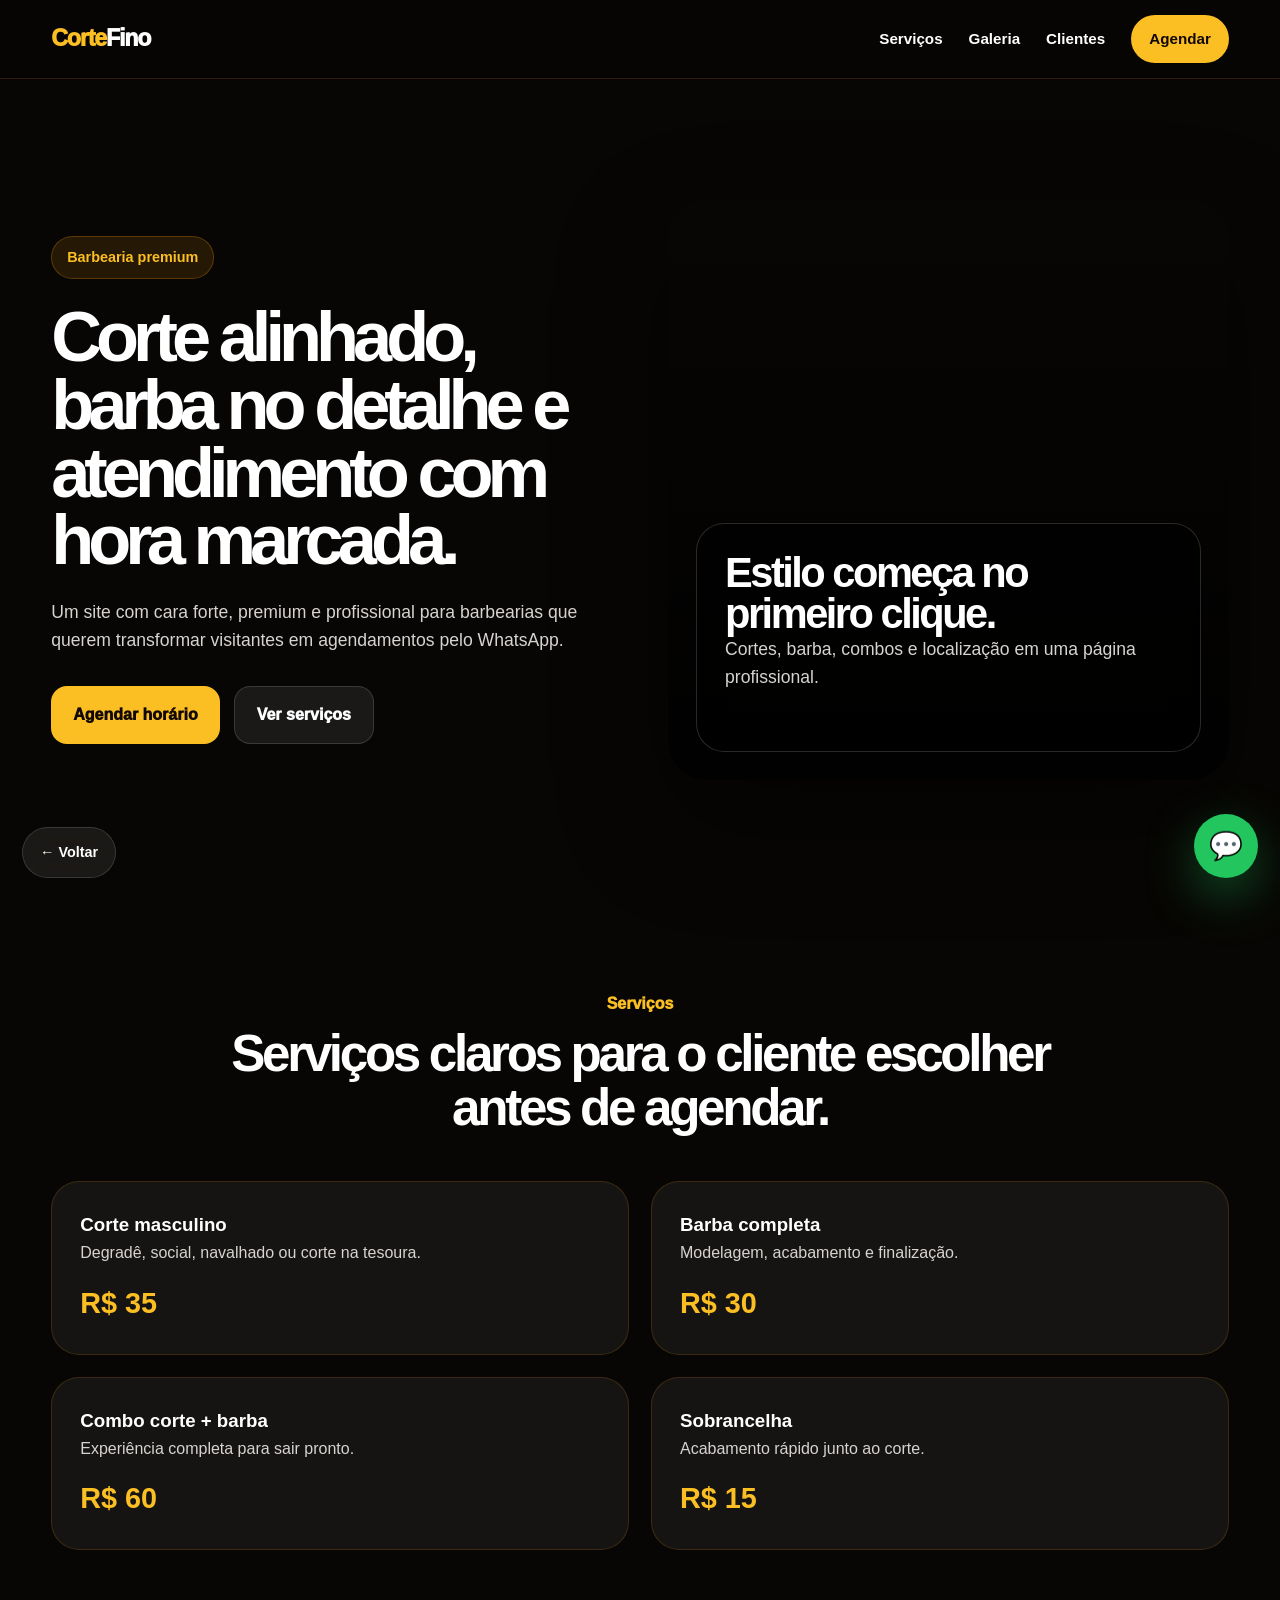
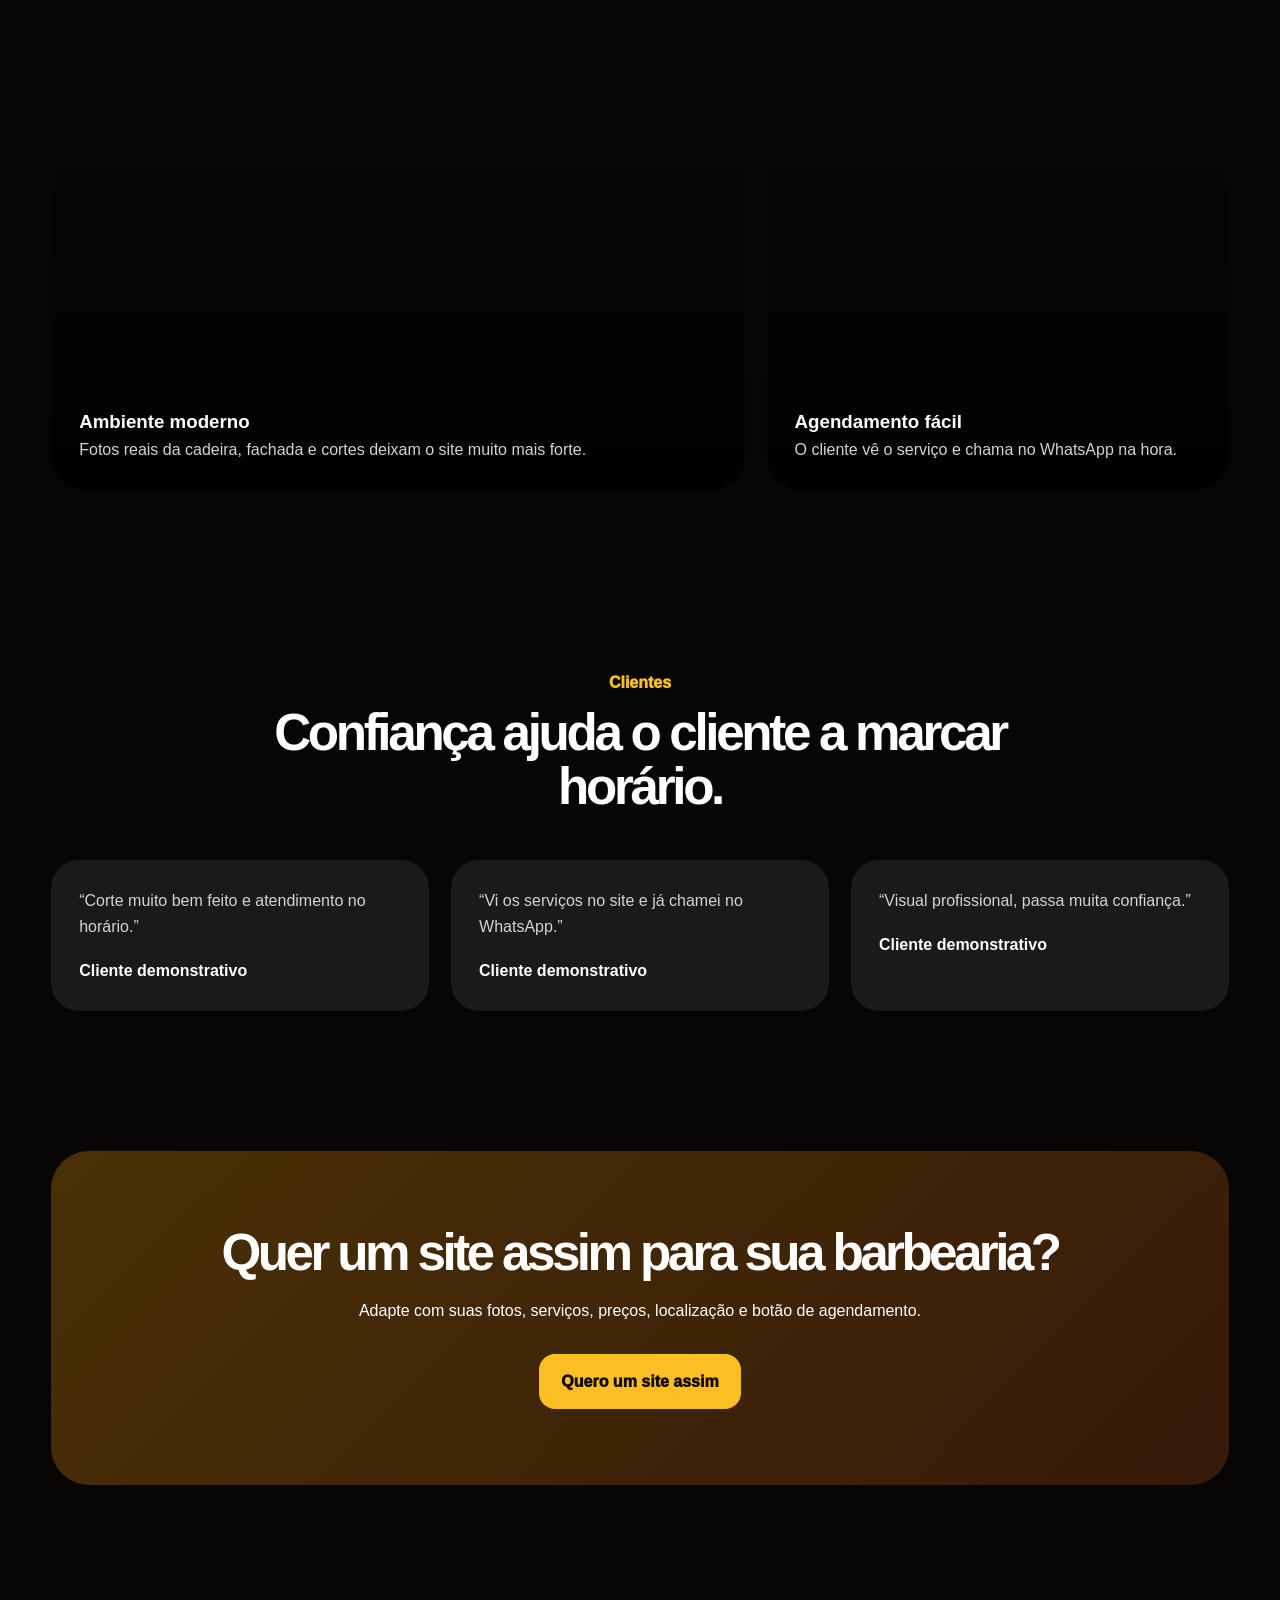
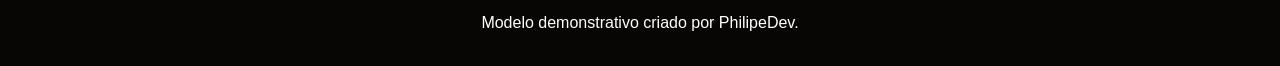
<file: barbearia/index.html>
<!DOCTYPE html>
<html lang="pt-BR">

<head>
    <meta charset="UTF-8" />
    <meta name="viewport" content="width=device-width, initial-scale=1.0" />
    <title>Corte Fino | Barbearia Premium</title>
    <link rel="stylesheet" href="../demo.css" />
</head>

<body class="barber">
    <header class="site-header">
        <nav class="nav">
            <a href="#" class="logo"><span>Corte</span>Fino</a>

            <div class="nav-links">
                <a href="#servicos">Serviços</a>
                <a href="#galeria">Galeria</a>
                <a href="#depoimentos">Clientes</a>
                <a href="#contato" class="nav-cta">Agendar</a>
            </div>
        </nav>
    </header>

    <main>
        <section class="hero">
            <div>
                <span class="eyebrow">Barbearia premium</span>

                <h1>Corte alinhado, barba no detalhe e atendimento com hora marcada.</h1>

                <p>
                    Um site com cara forte, premium e profissional para barbearias que querem
                    transformar visitantes em agendamentos pelo WhatsApp.
                </p>

                <div class="actions">
                    <a href="https://wa.me/5561986828608" target="_blank" class="btn primary">Agendar horário</a>
                    <a href="#servicos" class="btn secondary">Ver serviços</a>
                </div>
            </div>

            <div class="barber-visual">
                <div class="visual-box">
                    <h2>Estilo começa no primeiro clique.</h2>
                    <p>Cortes, barba, combos e localização em uma página profissional.</p>
                </div>
            </div>
        </section>

        <section class="section" id="servicos">
            <div class="section-title">
                <span>Serviços</span>
                <h2>Serviços claros para o cliente escolher antes de agendar.</h2>
            </div>

            <div class="barber-services">
                <article class="service">
                    <h3>Corte masculino</h3>
                    <p>Degradê, social, navalhado ou corte na tesoura.</p>
                    <strong>R$ 35</strong>
                </article>

                <article class="service">
                    <h3>Barba completa</h3>
                    <p>Modelagem, acabamento e finalização.</p>
                    <strong>R$ 30</strong>
                </article>

                <article class="service">
                    <h3>Combo corte + barba</h3>
                    <p>Experiência completa para sair pronto.</p>
                    <strong>R$ 60</strong>
                </article>

                <article class="service">
                    <h3>Sobrancelha</h3>
                    <p>Acabamento rápido junto ao corte.</p>
                    <strong>R$ 15</strong>
                </article>
            </div>
        </section>

        <section class="section" id="galeria">
            <div class="barber-gallery">
                <div class="gallery-card g1">
                    <h3>Ambiente moderno</h3>
                    <p>Fotos reais da cadeira, fachada e cortes deixam o site muito mais forte.</p>
                </div>

                <div class="gallery-card g2">
                    <h3>Agendamento fácil</h3>
                    <p>O cliente vê o serviço e chama no WhatsApp na hora.</p>
                </div>
            </div>
        </section>

        <section class="section" id="depoimentos">
            <div class="section-title">
                <span>Clientes</span>
                <h2>Confiança ajuda o cliente a marcar horário.</h2>
            </div>

            <div class="testimonials">
                <article class="testimonial">
                    <p>“Corte muito bem feito e atendimento no horário.”</p>
                    <strong>Cliente demonstrativo</strong>
                </article>

                <article class="testimonial">
                    <p>“Vi os serviços no site e já chamei no WhatsApp.”</p>
                    <strong>Cliente demonstrativo</strong>
                </article>

                <article class="testimonial">
                    <p>“Visual profissional, passa muita confiança.”</p>
                    <strong>Cliente demonstrativo</strong>
                </article>
            </div>
        </section>

        <section class="cta" id="contato">
            <h2>Quer um site assim para sua barbearia?</h2>
            <p>Adapte com suas fotos, serviços, preços, localização e botão de agendamento.</p>
            <a href="https://wa.me/5561986828608" target="_blank" class="btn primary">Quero um site assim</a>
        </section>
    </main>

    <a href="../" class="back-link">← Voltar</a>
    <a href="https://wa.me/5561986828608" target="_blank" class="floating-whatsapp">💬</a>

    <footer class="footer">
        Modelo demonstrativo criado por PhilipeDev.
    </footer>
</body>

</html>
</file>
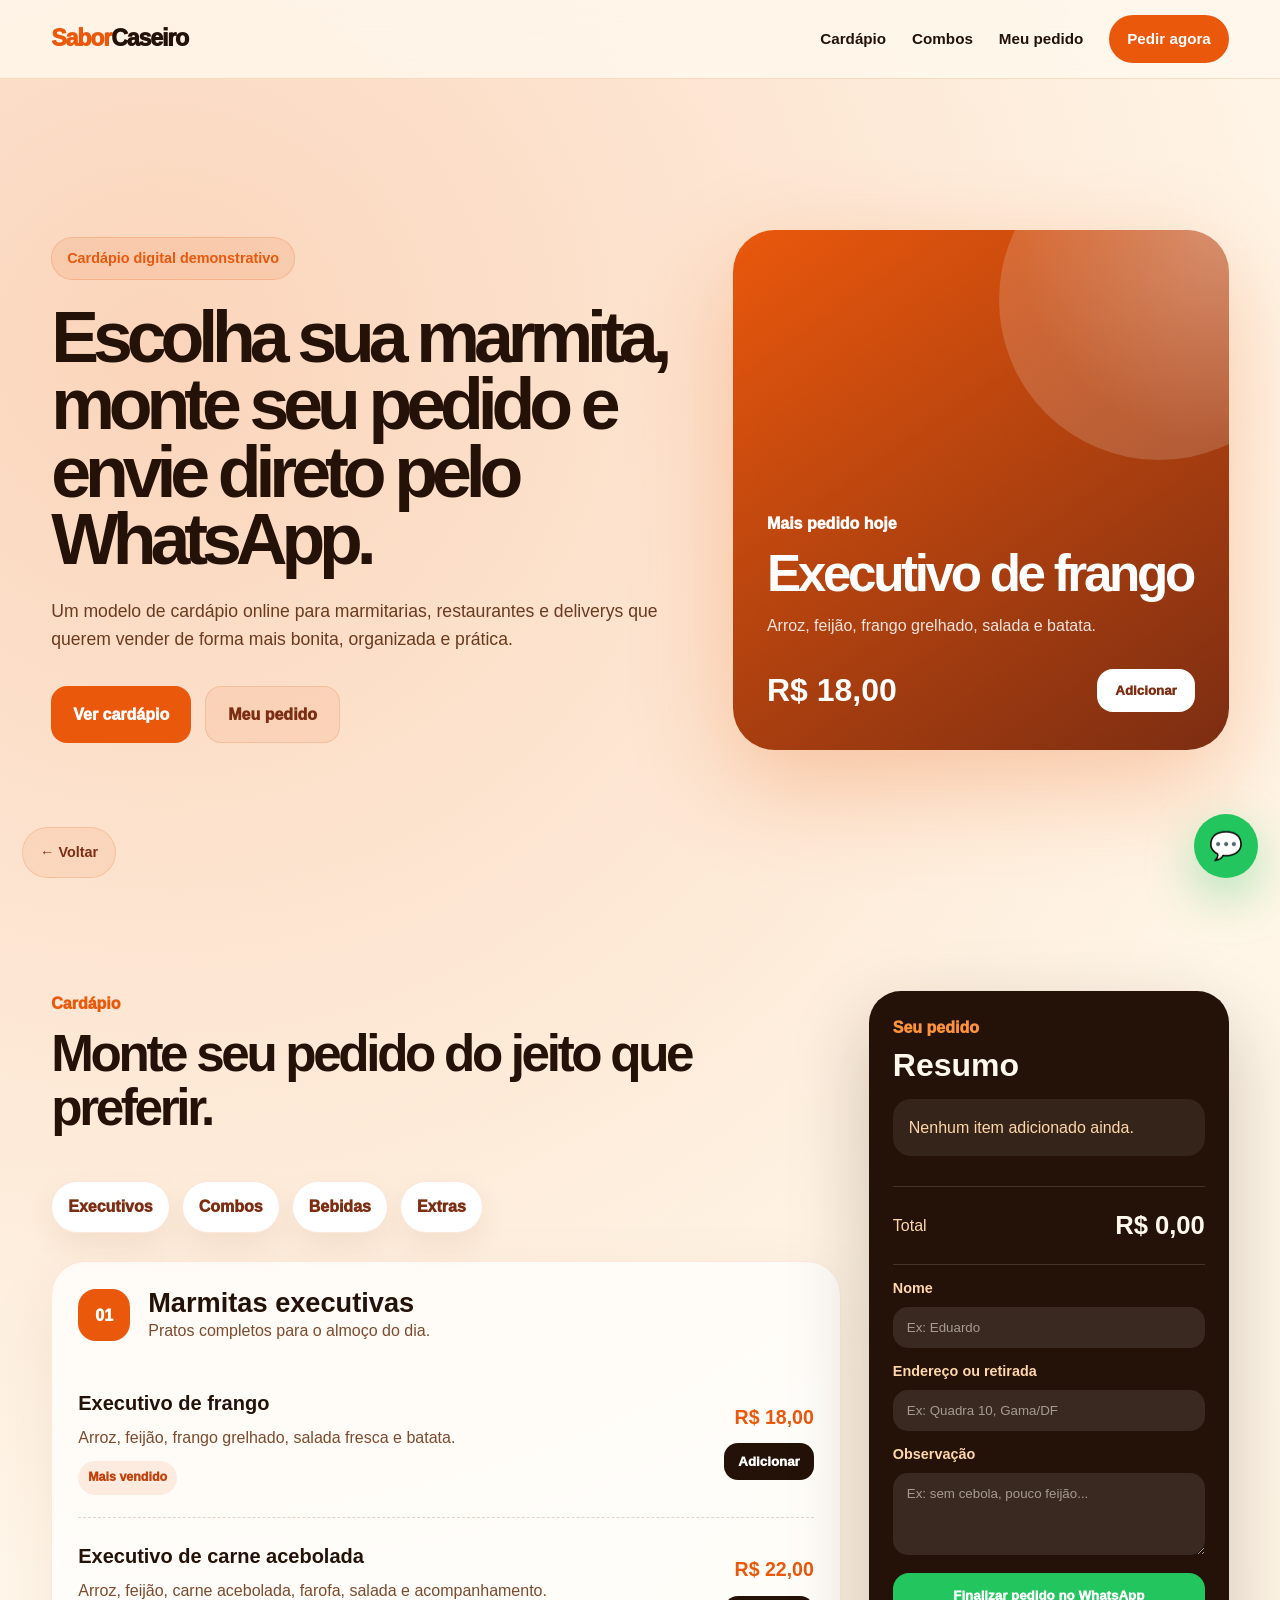
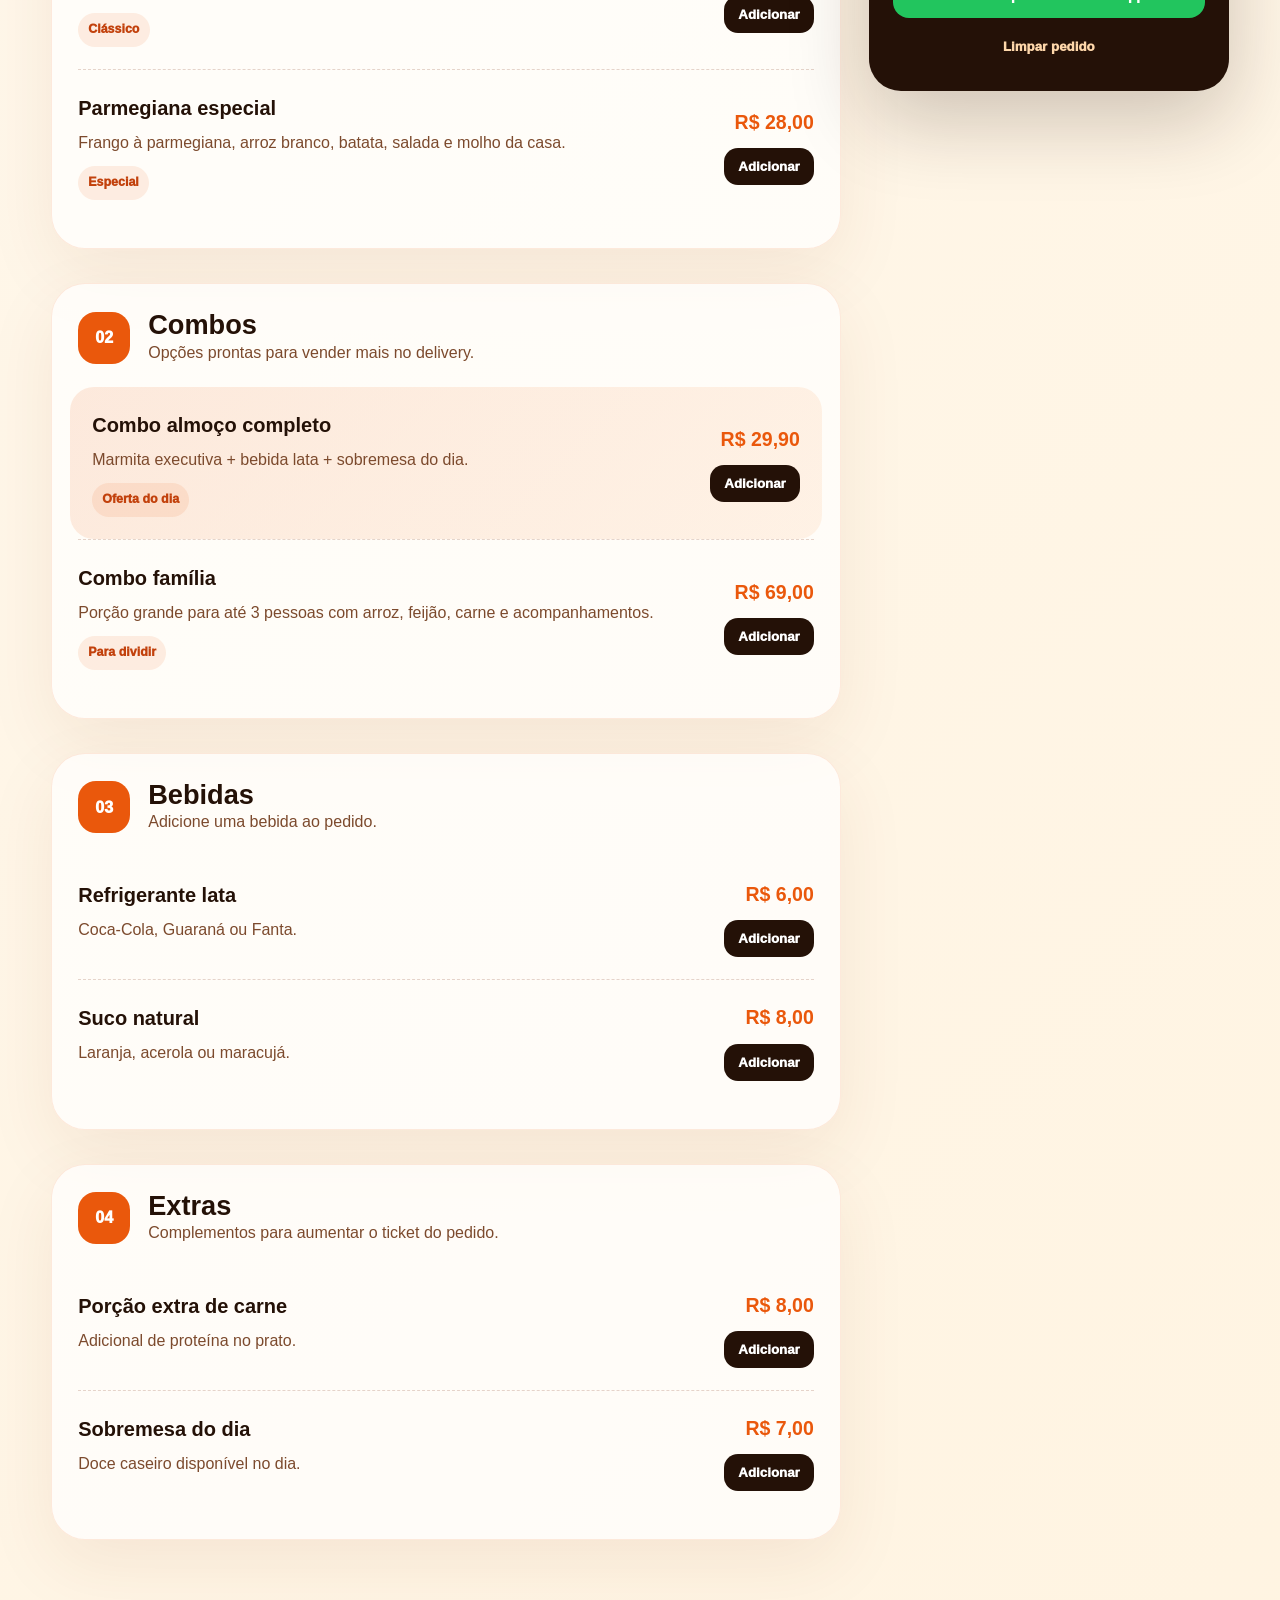
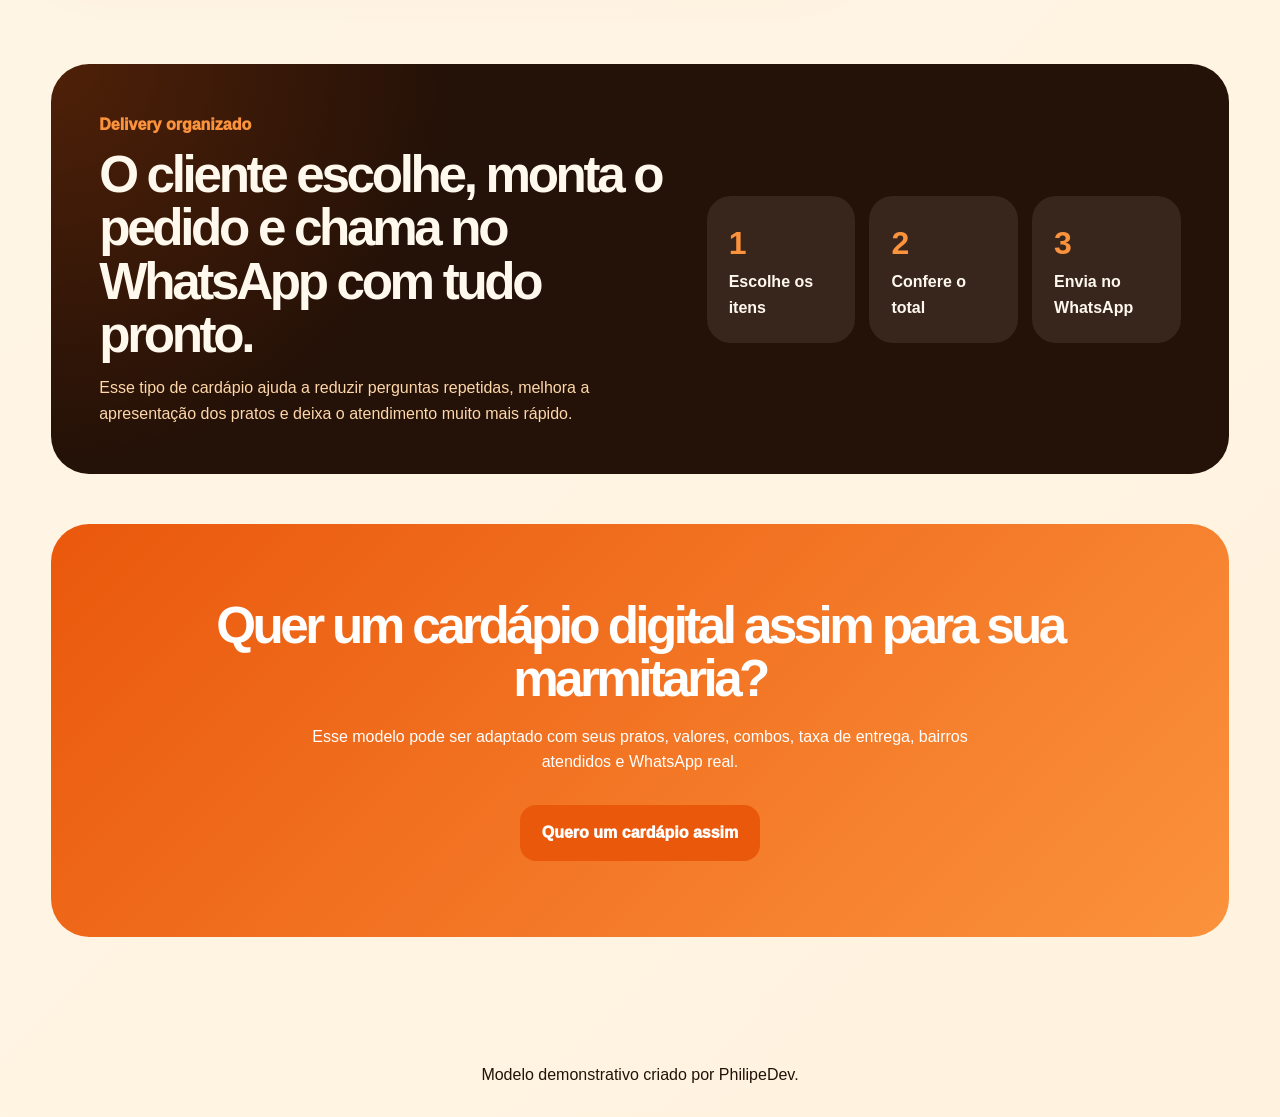
<file: marmitaria/index.html>
<!DOCTYPE html>
<html lang="pt-BR">

<head>
    <meta charset="UTF-8" />
    <meta name="viewport" content="width=device-width, initial-scale=1.0" />
    <title>Sabor Caseiro | Cardápio Digital</title>
    <link rel="stylesheet" href="../demo.css" />
</head>

<body class="food food-menu-page">
    <header class="site-header">
        <nav class="nav">
            <a href="#" class="logo"><span>Sabor</span>Caseiro</a>

            <div class="nav-links">
                <a href="#cardapio">Cardápio</a>
                <a href="#combos">Combos</a>
                <a href="#pedido">Meu pedido</a>
                <a href="#contato" class="nav-cta">Pedir agora</a>
            </div>
        </nav>
    </header>

    <main>
        <section class="food-menu-hero">
            <div class="food-hero-content">
                <span class="eyebrow">Cardápio digital demonstrativo</span>

                <h1>Escolha sua marmita, monte seu pedido e envie direto pelo WhatsApp.</h1>

                <p>
                    Um modelo de cardápio online para marmitarias, restaurantes e deliverys
                    que querem vender de forma mais bonita, organizada e prática.
                </p>

                <div class="actions">
                    <a href="#cardapio" class="btn primary">Ver cardápio</a>
                    <a href="#pedido" class="btn secondary">Meu pedido</a>
                </div>
            </div>

            <div class="menu-highlight">
                <span>Mais pedido hoje</span>
                <h2>Executivo de frango</h2>
                <p>Arroz, feijão, frango grelhado, salada e batata.</p>

                <div class="highlight-footer">
                    <strong>R$ 18,00</strong>
                    <button type="button" data-name="Executivo de frango" data-price="18">
                        Adicionar
                    </button>
                </div>
            </div>
        </section>

        <section class="section menu-layout" id="cardapio">
            <div class="menu-main">
                <div class="section-title menu-title-left">
                    <span>Cardápio</span>
                    <h2>Monte seu pedido do jeito que preferir.</h2>
                </div>

                <div class="category-tabs">
                    <a href="#executivos">Executivos</a>
                    <a href="#combos">Combos</a>
                    <a href="#bebidas">Bebidas</a>
                    <a href="#extras">Extras</a>
                </div>

                <div class="menu-category" id="executivos">
                    <div class="menu-category-header">
                        <span>01</span>
                        <div>
                            <h3>Marmitas executivas</h3>
                            <p>Pratos completos para o almoço do dia.</p>
                        </div>
                    </div>

                    <article class="menu-dish">
                        <div>
                            <h4>Executivo de frango</h4>
                            <p>Arroz, feijão, frango grelhado, salada fresca e batata.</p>
                            <span class="dish-tag">Mais vendido</span>
                        </div>

                        <div class="dish-action">
                            <strong>R$ 18,00</strong>
                            <button type="button" data-name="Executivo de frango" data-price="18">Adicionar</button>
                        </div>
                    </article>

                    <article class="menu-dish">
                        <div>
                            <h4>Executivo de carne acebolada</h4>
                            <p>Arroz, feijão, carne acebolada, farofa, salada e acompanhamento.</p>
                            <span class="dish-tag">Clássico</span>
                        </div>

                        <div class="dish-action">
                            <strong>R$ 22,00</strong>
                            <button type="button" data-name="Executivo de carne acebolada"
                                data-price="22">Adicionar</button>
                        </div>
                    </article>

                    <article class="menu-dish">
                        <div>
                            <h4>Parmegiana especial</h4>
                            <p>Frango à parmegiana, arroz branco, batata, salada e molho da casa.</p>
                            <span class="dish-tag">Especial</span>
                        </div>

                        <div class="dish-action">
                            <strong>R$ 28,00</strong>
                            <button type="button" data-name="Parmegiana especial" data-price="28">Adicionar</button>
                        </div>
                    </article>
                </div>

                <div class="menu-category" id="combos">
                    <div class="menu-category-header">
                        <span>02</span>
                        <div>
                            <h3>Combos</h3>
                            <p>Opções prontas para vender mais no delivery.</p>
                        </div>
                    </div>

                    <article class="menu-dish featured-dish">
                        <div>
                            <h4>Combo almoço completo</h4>
                            <p>Marmita executiva + bebida lata + sobremesa do dia.</p>
                            <span class="dish-tag">Oferta do dia</span>
                        </div>

                        <div class="dish-action">
                            <strong>R$ 29,90</strong>
                            <button type="button" data-name="Combo almoço completo"
                                data-price="29.90">Adicionar</button>
                        </div>
                    </article>

                    <article class="menu-dish">
                        <div>
                            <h4>Combo família</h4>
                            <p>Porção grande para até 3 pessoas com arroz, feijão, carne e acompanhamentos.</p>
                            <span class="dish-tag">Para dividir</span>
                        </div>

                        <div class="dish-action">
                            <strong>R$ 69,00</strong>
                            <button type="button" data-name="Combo família" data-price="69">Adicionar</button>
                        </div>
                    </article>
                </div>

                <div class="menu-category" id="bebidas">
                    <div class="menu-category-header">
                        <span>03</span>
                        <div>
                            <h3>Bebidas</h3>
                            <p>Adicione uma bebida ao pedido.</p>
                        </div>
                    </div>

                    <article class="menu-dish compact">
                        <div>
                            <h4>Refrigerante lata</h4>
                            <p>Coca-Cola, Guaraná ou Fanta.</p>
                        </div>

                        <div class="dish-action">
                            <strong>R$ 6,00</strong>
                            <button type="button" data-name="Refrigerante lata" data-price="6">Adicionar</button>
                        </div>
                    </article>

                    <article class="menu-dish compact">
                        <div>
                            <h4>Suco natural</h4>
                            <p>Laranja, acerola ou maracujá.</p>
                        </div>

                        <div class="dish-action">
                            <strong>R$ 8,00</strong>
                            <button type="button" data-name="Suco natural" data-price="8">Adicionar</button>
                        </div>
                    </article>
                </div>

                <div class="menu-category" id="extras">
                    <div class="menu-category-header">
                        <span>04</span>
                        <div>
                            <h3>Extras</h3>
                            <p>Complementos para aumentar o ticket do pedido.</p>
                        </div>
                    </div>

                    <article class="menu-dish compact">
                        <div>
                            <h4>Porção extra de carne</h4>
                            <p>Adicional de proteína no prato.</p>
                        </div>

                        <div class="dish-action">
                            <strong>R$ 8,00</strong>
                            <button type="button" data-name="Porção extra de carne" data-price="8">Adicionar</button>
                        </div>
                    </article>

                    <article class="menu-dish compact">
                        <div>
                            <h4>Sobremesa do dia</h4>
                            <p>Doce caseiro disponível no dia.</p>
                        </div>

                        <div class="dish-action">
                            <strong>R$ 7,00</strong>
                            <button type="button" data-name="Sobremesa do dia" data-price="7">Adicionar</button>
                        </div>
                    </article>
                </div>
            </div>

            <aside class="order-card" id="pedido">
                <div class="order-card-header">
                    <span>Seu pedido</span>
                    <h3>Resumo</h3>
                </div>

                <div class="order-empty">
                    Nenhum item adicionado ainda.
                </div>

                <div class="order-items"></div>

                <div class="order-total">
                    <span>Total</span>
                    <strong>R$ 0,00</strong>
                </div>

                <label class="order-field">
                    <span>Nome</span>
                    <input type="text" id="customerName" placeholder="Ex: Eduardo" />
                </label>

                <label class="order-field">
                    <span>Endereço ou retirada</span>
                    <input type="text" id="customerAddress" placeholder="Ex: Quadra 10, Gama/DF" />
                </label>

                <label class="order-field">
                    <span>Observação</span>
                    <textarea id="customerNote" placeholder="Ex: sem cebola, pouco feijão..."></textarea>
                </label>

                <button type="button" class="finish-order">
                    Finalizar pedido no WhatsApp
                </button>

                <button type="button" class="clear-order">
                    Limpar pedido
                </button>
            </aside>
        </section>

        <section class="section delivery-premium">
            <div>
                <span>Delivery organizado</span>
                <h2>O cliente escolhe, monta o pedido e chama no WhatsApp com tudo pronto.</h2>
                <p>
                    Esse tipo de cardápio ajuda a reduzir perguntas repetidas, melhora a apresentação
                    dos pratos e deixa o atendimento muito mais rápido.
                </p>
            </div>

            <div class="delivery-stats">
                <article>
                    <strong>1</strong>
                    <span>Escolhe os itens</span>
                </article>

                <article>
                    <strong>2</strong>
                    <span>Confere o total</span>
                </article>

                <article>
                    <strong>3</strong>
                    <span>Envia no WhatsApp</span>
                </article>
            </div>
        </section>

        <section class="cta" id="contato">
            <h2>Quer um cardápio digital assim para sua marmitaria?</h2>
            <p>
                Esse modelo pode ser adaptado com seus pratos, valores, combos,
                taxa de entrega, bairros atendidos e WhatsApp real.
            </p>
            <a href="https://wa.me/5561986828608" target="_blank" class="btn primary">
                Quero um cardápio assim
            </a>
        </section>
    </main>

    <a href="../" class="back-link">← Voltar</a>
    <a href="https://wa.me/5561986828608" target="_blank" class="floating-whatsapp">💬</a>

    <footer class="footer">
        Modelo demonstrativo criado por PhilipeDev.
    </footer>

    <script>
        const phone = "5561986828608";
        const cart = [];

        const buttons = document.querySelectorAll("[data-name][data-price]");
        const orderItems = document.querySelector(".order-items");
        const orderEmpty = document.querySelector(".order-empty");
        const orderTotal = document.querySelector(".order-total strong");
        const finishOrder = document.querySelector(".finish-order");
        const clearOrder = document.querySelector(".clear-order");

        const formatCurrency = (value) => {
            return value.toLocaleString("pt-BR", {
                style: "currency",
                currency: "BRL"
            });
        };

        const renderCart = () => {
            orderItems.innerHTML = "";

            if (cart.length === 0) {
                orderEmpty.style.display = "block";
            } else {
                orderEmpty.style.display = "none";
            }

            let total = 0;

            cart.forEach((item, index) => {
                total += item.price * item.quantity;

                const div = document.createElement("div");
                div.className = "order-item";
                div.innerHTML = `
                    <div>
                        <strong>${item.quantity}x ${item.name}</strong>
                        <span>${formatCurrency(item.price * item.quantity)}</span>
                    </div>

                    <button type="button" data-remove="${index}">remover</button>
                `;

                orderItems.appendChild(div);
            });

            orderTotal.textContent = formatCurrency(total);

            document.querySelectorAll("[data-remove]").forEach((button) => {
                button.addEventListener("click", () => {
                    const index = Number(button.dataset.remove);

                    cart[index].quantity -= 1;

                    if (cart[index].quantity <= 0) {
                        cart.splice(index, 1);
                    }

                    renderCart();
                });
            });
        };

        buttons.forEach((button) => {
            button.addEventListener("click", () => {
                const name = button.dataset.name;
                const price = Number(button.dataset.price);

                const existingItem = cart.find((item) => item.name === name);

                if (existingItem) {
                    existingItem.quantity += 1;
                } else {
                    cart.push({
                        name,
                        price,
                        quantity: 1
                    });
                }

                renderCart();
            });
        });

        finishOrder.addEventListener("click", () => {
            if (cart.length === 0) {
                alert("Adicione pelo menos um item ao pedido.");
                return;
            }

            const name = document.querySelector("#customerName").value.trim();
            const address = document.querySelector("#customerAddress").value.trim();
            const note = document.querySelector("#customerNote").value.trim();

            let total = 0;

            const itemsText = cart.map((item) => {
                total += item.price * item.quantity;
                return `• ${item.quantity}x ${item.name} - ${formatCurrency(item.price * item.quantity)}`;
            }).join("%0A");

            const message = `
Olá! Gostaria de fazer um pedido:%0A%0A
${itemsText}%0A%0A
Total: ${formatCurrency(total)}%0A%0A
Nome: ${name || "Não informado"}%0A
Endereço/retirada: ${address || "Não informado"}%0A
Observação: ${note || "Nenhuma"}
            `.trim();

            window.open(`https://wa.me/${phone}?text=${message}`, "_blank");
        });

        clearOrder.addEventListener("click", () => {
            cart.splice(0, cart.length);
            renderCart();
        });

        renderCart();
    </script>
</body>

</html>
</file>
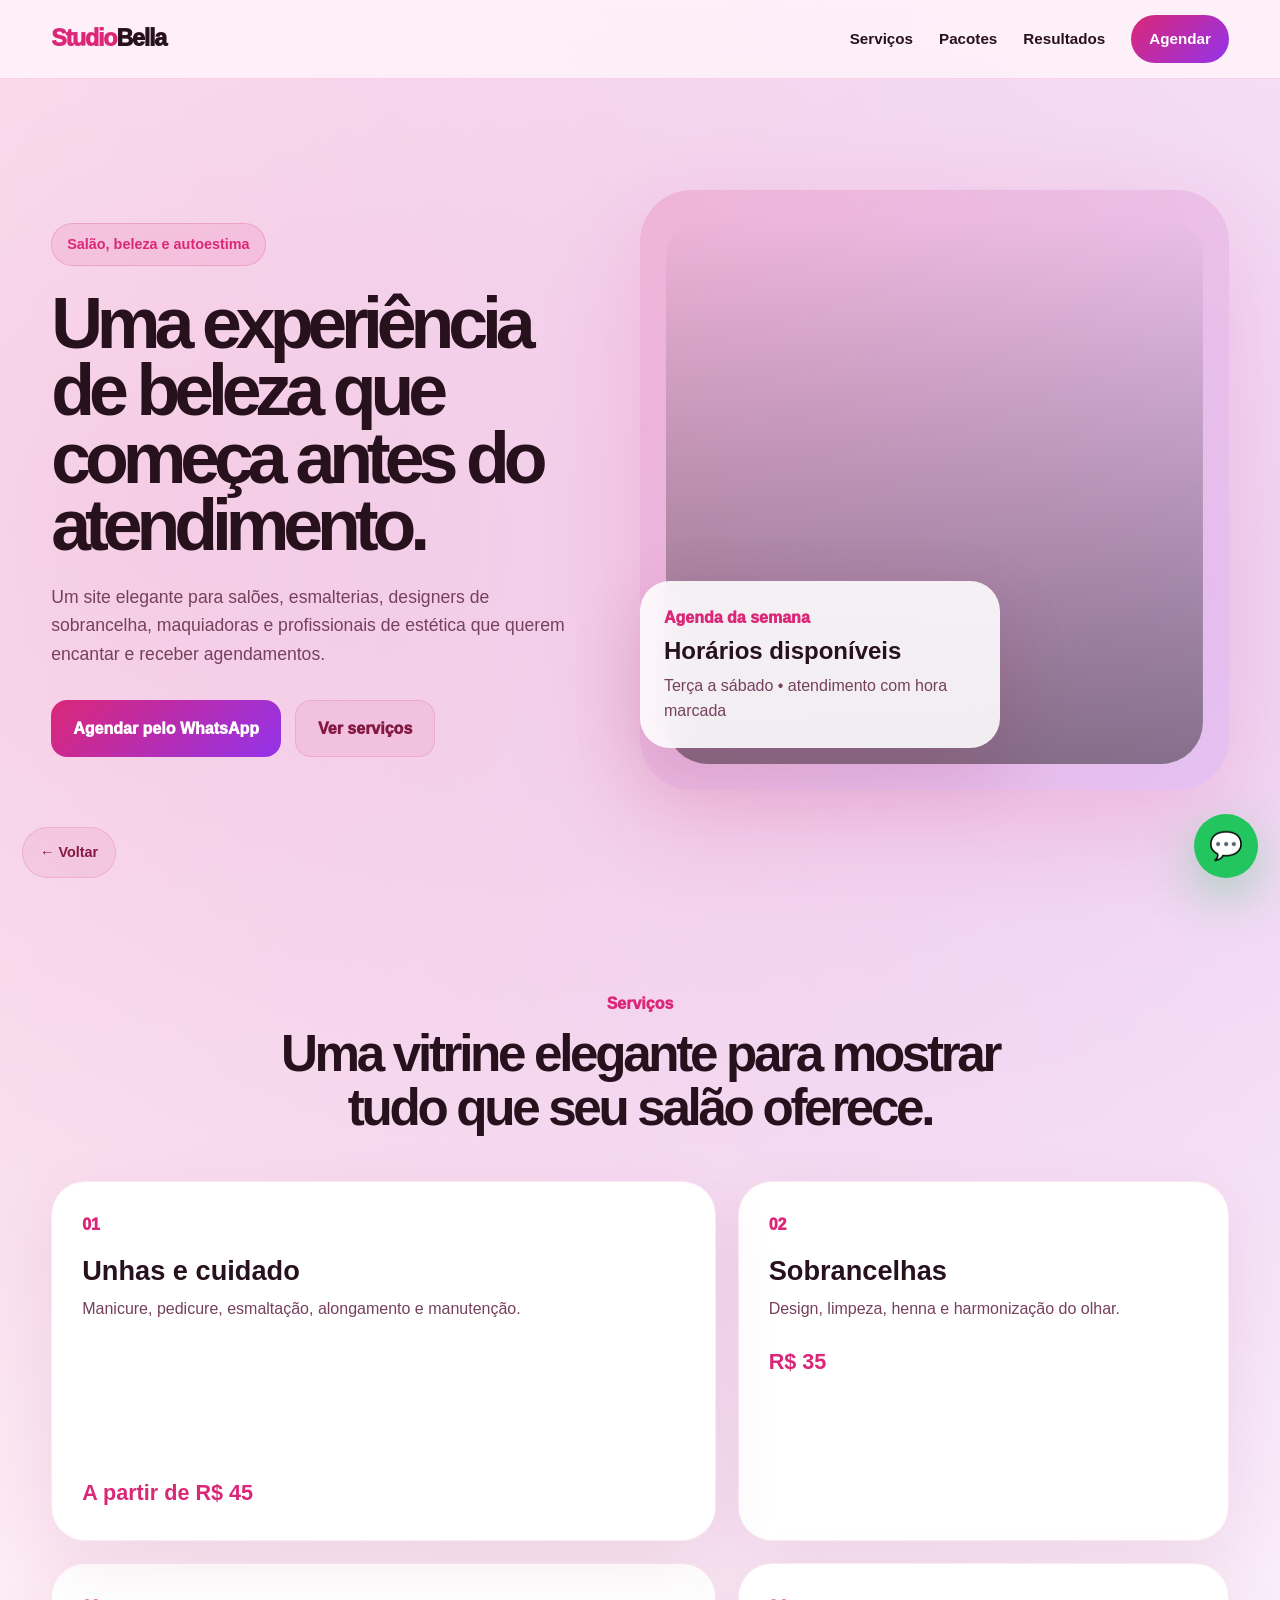
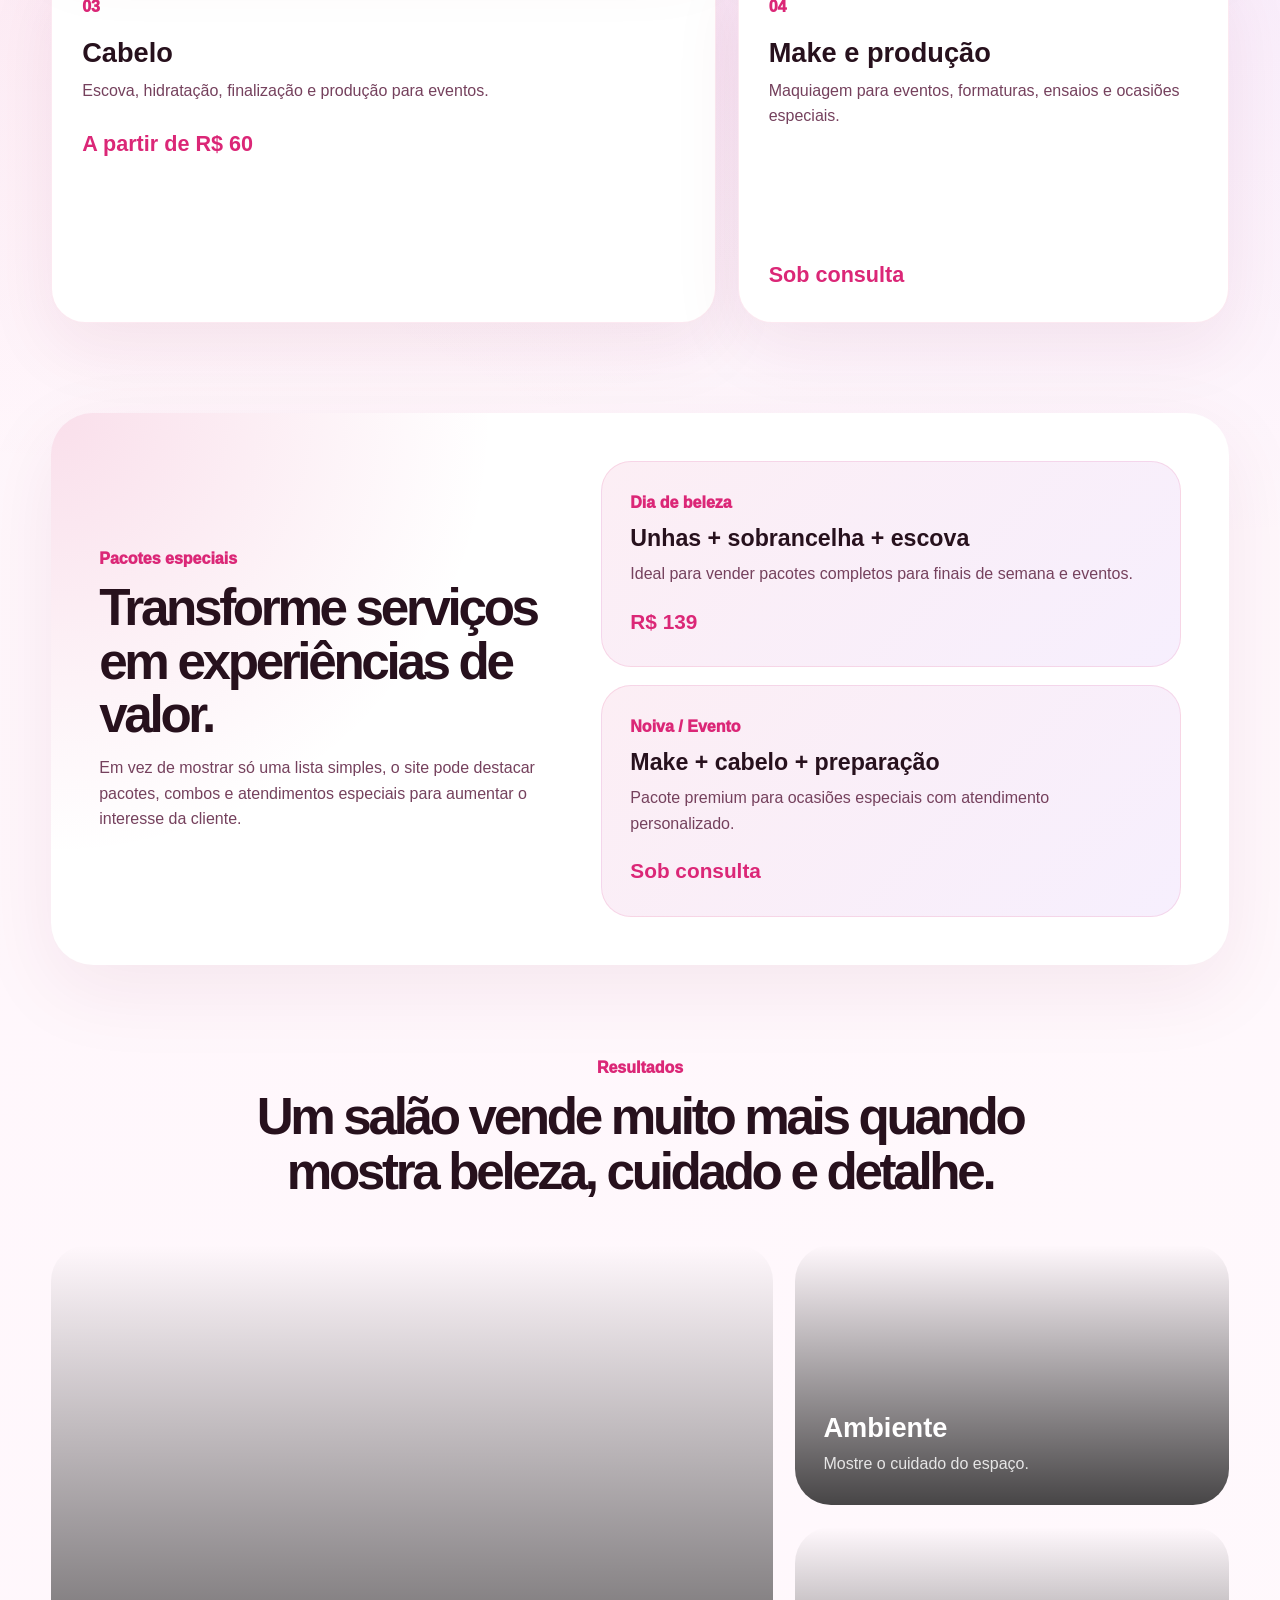
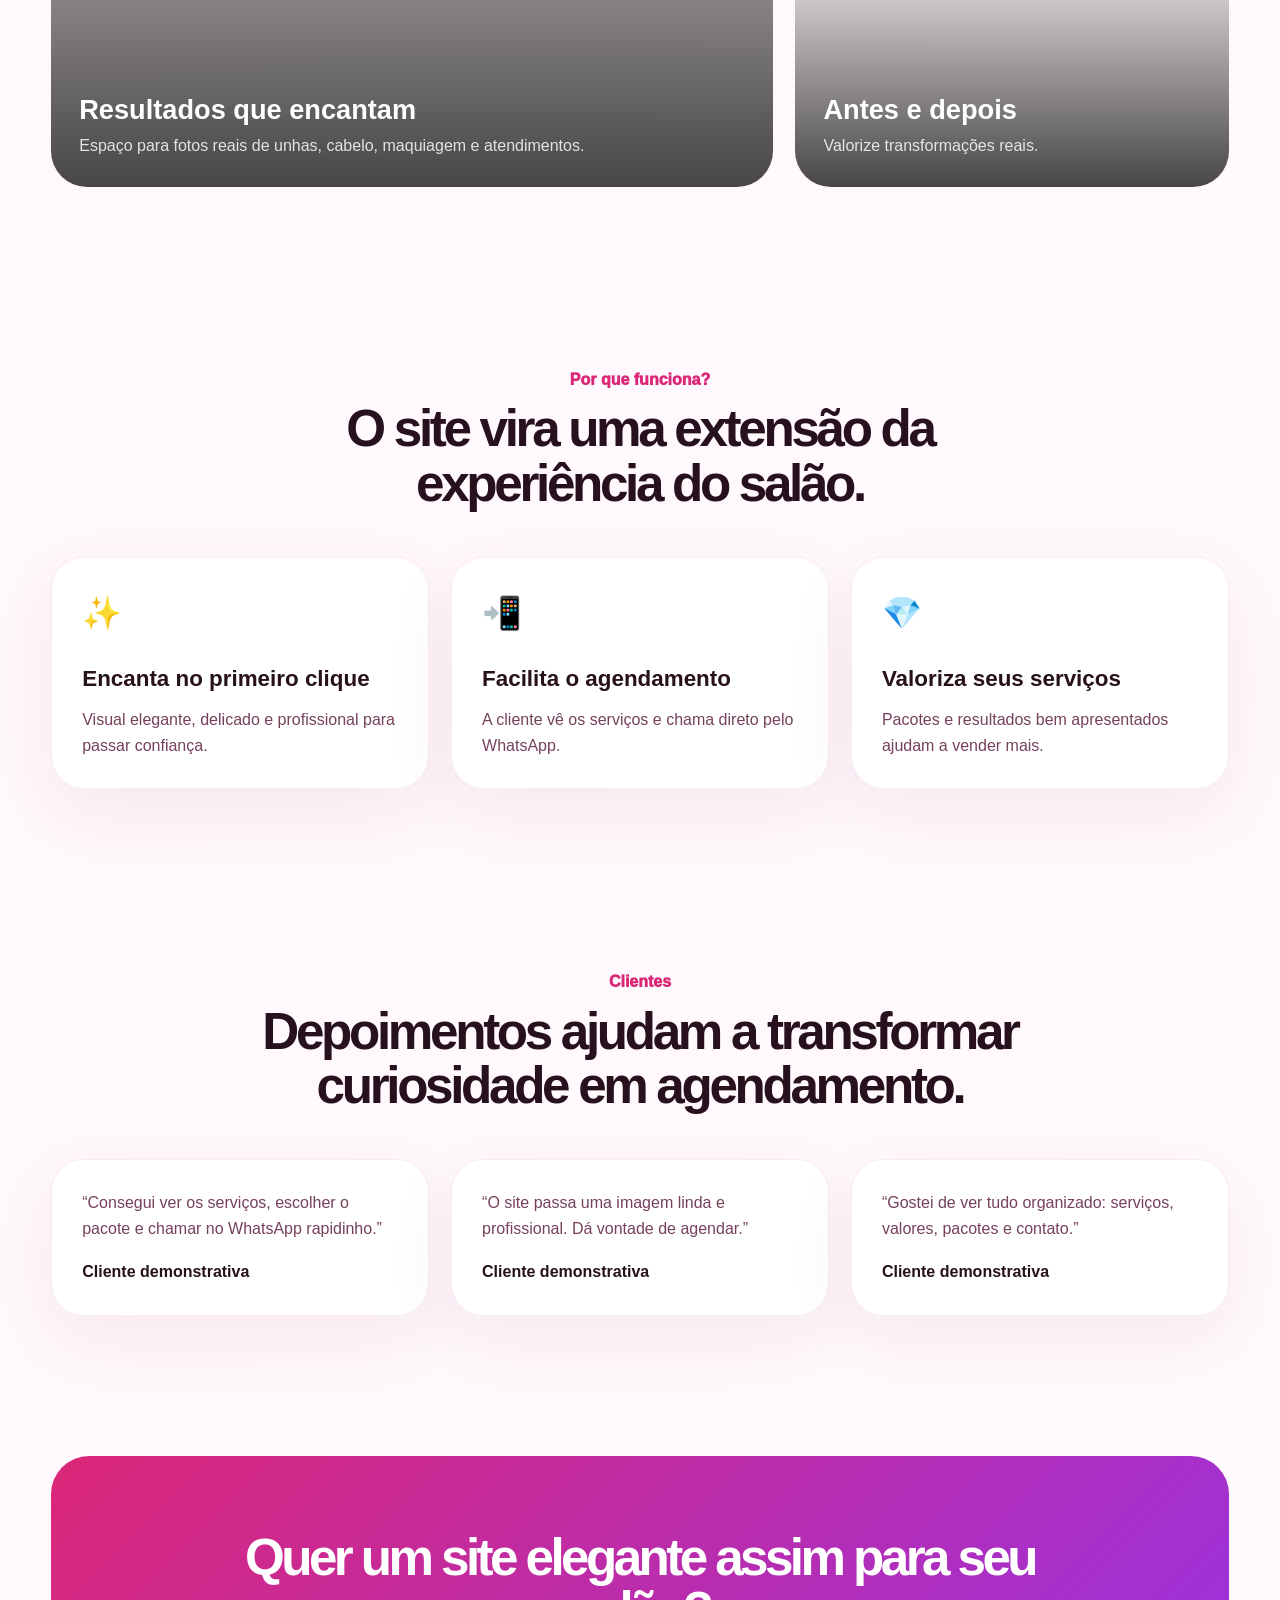
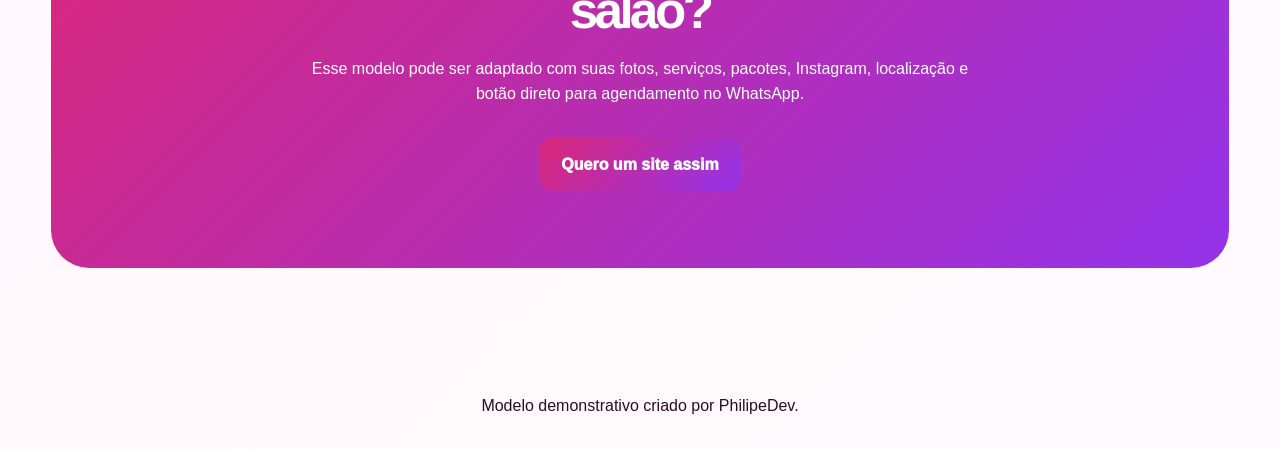
<file: salao/index.html>
<!DOCTYPE html>
<html lang="pt-BR">

<head>
    <meta charset="UTF-8" />
    <meta name="viewport" content="width=device-width, initial-scale=1.0" />
    <title>Studio Bella | Beleza e Estética</title>
    <link rel="stylesheet" href="../demo.css" />
</head>

<body class="beauty beauty-premium-page">
    <header class="site-header">
        <nav class="nav">
            <a href="#" class="logo"><span>Studio</span>Bella</a>

            <div class="nav-links">
                <a href="#servicos">Serviços</a>
                <a href="#pacotes">Pacotes</a>
                <a href="#galeria">Resultados</a>
                <a href="#contato" class="nav-cta">Agendar</a>
            </div>
        </nav>
    </header>

    <main>
        <section class="beauty-hero-premium">
            <div class="beauty-hero-text">
                <span class="eyebrow">Salão, beleza e autoestima</span>

                <h1>Uma experiência de beleza que começa antes do atendimento.</h1>

                <p>
                    Um site elegante para salões, esmalterias, designers de sobrancelha,
                    maquiadoras e profissionais de estética que querem encantar e receber agendamentos.
                </p>

                <div class="actions">
                    <a href="https://wa.me/5561986828608" target="_blank" class="btn primary">
                        Agendar pelo WhatsApp
                    </a>

                    <a href="#servicos" class="btn secondary">
                        Ver serviços
                    </a>
                </div>
            </div>

            <div class="beauty-hero-card">
                <div class="beauty-image-main"></div>

                <div class="beauty-floating-card">
                    <span>Agenda da semana</span>
                    <strong>Horários disponíveis</strong>
                    <p>Terça a sábado • atendimento com hora marcada</p>
                </div>
            </div>
        </section>

        <section class="section" id="servicos">
            <div class="section-title">
                <span>Serviços</span>
                <h2>Uma vitrine elegante para mostrar tudo que seu salão oferece.</h2>
            </div>

            <div class="beauty-service-showcase">
                <article class="beauty-big-service nails">
                    <div>
                        <span>01</span>
                        <h3>Unhas e cuidado</h3>
                        <p>Manicure, pedicure, esmaltação, alongamento e manutenção.</p>
                    </div>

                    <strong>A partir de R$ 45</strong>
                </article>

                <article class="beauty-small-service">
                    <span>02</span>
                    <h3>Sobrancelhas</h3>
                    <p>Design, limpeza, henna e harmonização do olhar.</p>
                    <strong>R$ 35</strong>
                </article>

                <article class="beauty-small-service">
                    <span>03</span>
                    <h3>Cabelo</h3>
                    <p>Escova, hidratação, finalização e produção para eventos.</p>
                    <strong>A partir de R$ 60</strong>
                </article>

                <article class="beauty-big-service makeup">
                    <div>
                        <span>04</span>
                        <h3>Make e produção</h3>
                        <p>Maquiagem para eventos, formaturas, ensaios e ocasiões especiais.</p>
                    </div>

                    <strong>Sob consulta</strong>
                </article>
            </div>
        </section>

        <section class="section beauty-experience" id="pacotes">
            <div class="beauty-experience-text">
                <span>Pacotes especiais</span>
                <h2>Transforme serviços em experiências de valor.</h2>
                <p>
                    Em vez de mostrar só uma lista simples, o site pode destacar pacotes,
                    combos e atendimentos especiais para aumentar o interesse da cliente.
                </p>
            </div>

            <div class="beauty-packages">
                <article>
                    <span>Dia de beleza</span>
                    <h3>Unhas + sobrancelha + escova</h3>
                    <p>Ideal para vender pacotes completos para finais de semana e eventos.</p>
                    <strong>R$ 139</strong>
                </article>

                <article>
                    <span>Noiva / Evento</span>
                    <h3>Make + cabelo + preparação</h3>
                    <p>Pacote premium para ocasiões especiais com atendimento personalizado.</p>
                    <strong>Sob consulta</strong>
                </article>
            </div>
        </section>

        <section class="section" id="galeria">
            <div class="section-title">
                <span>Resultados</span>
                <h2>Um salão vende muito mais quando mostra beleza, cuidado e detalhe.</h2>
            </div>

            <div class="beauty-gallery-premium">
                <article class="beauty-gallery-item item-large">
                    <h3>Resultados que encantam</h3>
                    <p>Espaço para fotos reais de unhas, cabelo, maquiagem e atendimentos.</p>
                </article>

                <article class="beauty-gallery-item item-top">
                    <h3>Ambiente</h3>
                    <p>Mostre o cuidado do espaço.</p>
                </article>

                <article class="beauty-gallery-item item-bottom">
                    <h3>Antes e depois</h3>
                    <p>Valorize transformações reais.</p>
                </article>
            </div>
        </section>

        <section class="section">
            <div class="section-title">
                <span>Por que funciona?</span>
                <h2>O site vira uma extensão da experiência do salão.</h2>
            </div>

            <div class="beauty-reasons">
                <article>
                    <span>✨</span>
                    <h3>Encanta no primeiro clique</h3>
                    <p>Visual elegante, delicado e profissional para passar confiança.</p>
                </article>

                <article>
                    <span>📲</span>
                    <h3>Facilita o agendamento</h3>
                    <p>A cliente vê os serviços e chama direto pelo WhatsApp.</p>
                </article>

                <article>
                    <span>💎</span>
                    <h3>Valoriza seus serviços</h3>
                    <p>Pacotes e resultados bem apresentados ajudam a vender mais.</p>
                </article>
            </div>
        </section>

        <section class="section" id="depoimentos">
            <div class="section-title">
                <span>Clientes</span>
                <h2>Depoimentos ajudam a transformar curiosidade em agendamento.</h2>
            </div>

            <div class="beauty-testimonials">
                <article>
                    <p>“Consegui ver os serviços, escolher o pacote e chamar no WhatsApp rapidinho.”</p>
                    <strong>Cliente demonstrativa</strong>
                </article>

                <article>
                    <p>“O site passa uma imagem linda e profissional. Dá vontade de agendar.”</p>
                    <strong>Cliente demonstrativa</strong>
                </article>

                <article>
                    <p>“Gostei de ver tudo organizado: serviços, valores, pacotes e contato.”</p>
                    <strong>Cliente demonstrativa</strong>
                </article>
            </div>
        </section>

        <section class="cta" id="contato">
            <h2>Quer um site elegante assim para seu salão?</h2>
            <p>
                Esse modelo pode ser adaptado com suas fotos, serviços, pacotes,
                Instagram, localização e botão direto para agendamento no WhatsApp.
            </p>

            <a href="https://wa.me/5561986828608" target="_blank" class="btn primary">
                Quero um site assim
            </a>
        </section>
    </main>

    <a href="../" class="back-link">← Voltar</a>
    <a href="https://wa.me/5561986828608" target="_blank" class="floating-whatsapp">💬</a>

    <footer class="footer">
        Modelo demonstrativo criado por PhilipeDev.
    </footer>
</body>

</html>
</file>
<file: style.css>
* {
    margin: 0;
    padding: 0;
    box-sizing: border-box;
}

html {
    scroll-behavior: smooth;
}

body {
    font-family: Arial, Helvetica, sans-serif;
    background: #050816;
    color: #ffffff;
    line-height: 1.6;
}

a {
    text-decoration: none;
    color: inherit;
}

.header {
    position: sticky;
    top: 0;
    z-index: 50;
    background: rgba(5, 8, 22, 0.78);
    backdrop-filter: blur(18px);
    border-bottom: 1px solid rgba(255, 255, 255, 0.08);
}

.navbar {
    width: min(1180px, 92%);
    height: 78px;
    margin: 0 auto;
    display: flex;
    align-items: center;
    justify-content: space-between;
}

.logo {
    font-size: 1.5rem;
    font-weight: 900;
    letter-spacing: -0.05em;
}

.logo span {
    color: #38bdf8;
}

.nav-links {
    display: flex;
    gap: 30px;
    color: #cbd5e1;
    font-size: 0.95rem;
}

.nav-links a:hover {
    color: #38bdf8;
}

.nav-button {
    padding: 12px 18px;
    border-radius: 999px;
    background: rgba(34, 197, 94, 0.14);
    border: 1px solid rgba(34, 197, 94, 0.35);
    color: #86efac;
    font-weight: 800;
}

.hero {
    width: min(1180px, 92%);
    min-height: calc(100vh - 78px);
    margin: 0 auto;
    display: grid;
    grid-template-columns: 1.1fr 0.9fr;
    align-items: center;
    gap: 60px;
    padding: 76px 0;
    position: relative;
}

.hero::before {
    content: "";
    position: absolute;
    width: 420px;
    height: 420px;
    top: 90px;
    left: -140px;
    background: linear-gradient(135deg, #38bdf8, #8b5cf6);
    filter: blur(130px);
    opacity: 0.25;
    z-index: -1;
}

.hero::after {
    content: "";
    position: absolute;
    width: 320px;
    height: 320px;
    right: -100px;
    bottom: 80px;
    background: linear-gradient(135deg, #22c55e, #38bdf8);
    filter: blur(130px);
    opacity: 0.18;
    z-index: -1;
}

.badge {
    display: inline-flex;
    padding: 9px 15px;
    border-radius: 999px;
    margin-bottom: 24px;
    background: rgba(56, 189, 248, 0.12);
    border: 1px solid rgba(56, 189, 248, 0.25);
    color: #67e8f9;
    font-size: 0.9rem;
    font-weight: 800;
}

.hero h1 {
    max-width: 760px;
    font-size: clamp(2.6rem, 5vw, 5rem);
    line-height: 1.02;
    letter-spacing: -0.075em;
    margin-bottom: 26px;
}

.hero-description {
    max-width: 670px;
    color: #cbd5e1;
    font-size: 1.12rem;
    margin-bottom: 36px;
}

.hero-actions {
    display: flex;
    flex-wrap: wrap;
    gap: 14px;
    margin-bottom: 38px;
}

.btn {
    display: inline-flex;
    align-items: center;
    justify-content: center;
    padding: 15px 24px;
    border-radius: 16px;
    font-weight: 900;
    transition: 0.2s ease;
}

.btn:hover {
    transform: translateY(-3px);
}

.btn-primary {
    background: linear-gradient(135deg, #38bdf8, #8b5cf6);
    color: #ffffff;
    box-shadow: 0 18px 45px rgba(56, 189, 248, 0.25);
}

.btn-secondary {
    background: rgba(255, 255, 255, 0.055);
    border: 1px solid rgba(255, 255, 255, 0.12);
    color: #e2e8f0;
}

.hero-numbers {
    display: flex;
    flex-wrap: wrap;
    gap: 16px;
}

.hero-numbers div {
    min-width: 120px;
    padding: 16px 18px;
    border-radius: 18px;
    background: rgba(255, 255, 255, 0.055);
    border: 1px solid rgba(255, 255, 255, 0.085);
}

.hero-numbers strong {
    display: block;
    font-size: 1.1rem;
}

.hero-numbers span {
    display: block;
    color: #94a3b8;
    font-size: 0.86rem;
}

.preview-window {
    padding: 18px;
    border-radius: 30px;
    background: linear-gradient(145deg, rgba(255, 255, 255, 0.15), rgba(255, 255, 255, 0.035));
    border: 1px solid rgba(255, 255, 255, 0.14);
    box-shadow: 0 35px 90px rgba(0, 0, 0, 0.42);
    animation: float 4s ease-in-out infinite;
}

.window-top {
    height: 42px;
    display: flex;
    align-items: center;
    gap: 8px;
}

.window-top span {
    width: 12px;
    height: 12px;
    border-radius: 50%;
    background: #334155;
}

.site-mockup {
    min-height: 440px;
    padding: 32px;
    border-radius: 24px;
    background:
        radial-gradient(circle at top right, rgba(56, 189, 248, 0.25), transparent 34%),
        linear-gradient(160deg, #0f172a, #020617);
}

.mockup-hero {
    width: 100%;
    height: 155px;
    border-radius: 24px;
    margin-bottom: 26px;
    background: linear-gradient(135deg, #38bdf8, #8b5cf6);
}

.mockup-line {
    height: 13px;
    border-radius: 999px;
    background: #64748b;
    margin-bottom: 12px;
}

.mockup-line.large {
    width: 82%;
    height: 26px;
    background: #e2e8f0;
}

.mockup-line.small {
    width: 68%;
}

.mockup-cards {
    display: grid;
    grid-template-columns: repeat(3, 1fr);
    gap: 12px;
    margin: 30px 0;
}

.mockup-cards div {
    height: 82px;
    border-radius: 18px;
    background: rgba(255, 255, 255, 0.08);
}

.mockup-button {
    width: 180px;
    height: 48px;
    border-radius: 999px;
    background: #22c55e;
}

.section {
    width: min(1180px, 92%);
    margin: 0 auto;
    padding: 94px 0;
}

.section-heading {
    max-width: 780px;
    text-align: center;
    margin: 0 auto 48px;
}

.section-heading span,
.cta span {
    display: inline-block;
    color: #38bdf8;
    font-weight: 900;
    margin-bottom: 10px;
}

.section-heading h2,
.cta h2 {
    font-size: clamp(2rem, 4vw, 3.35rem);
    line-height: 1.1;
    letter-spacing: -0.055em;
}

.benefits-grid,
.pricing-grid {
    display: grid;
    grid-template-columns: repeat(3, 1fr);
    gap: 22px;
}

.card,
.portfolio-card,
.price-card {
    padding: 30px;
    border-radius: 26px;
    background: rgba(255, 255, 255, 0.055);
    border: 1px solid rgba(255, 255, 255, 0.09);
    transition: 0.2s ease;
}

.card:hover,
.portfolio-card:hover,
.price-card:hover {
    transform: translateY(-6px);
    border-color: rgba(56, 189, 248, 0.4);
}

.icon {
    width: 48px;
    height: 48px;
    border-radius: 16px;
    display: grid;
    place-items: center;
    margin-bottom: 18px;
    background: rgba(56, 189, 248, 0.12);
    border: 1px solid rgba(56, 189, 248, 0.22);
}

.card h3,
.portfolio-card h3,
.price-card h3 {
    font-size: 1.35rem;
    margin-bottom: 12px;
}

.card p,
.portfolio-card p,
.cta p,
.footer p {
    color: #cbd5e1;
}

.portfolio-grid {
    display: grid;
    grid-template-columns: repeat(2, 1fr);
    gap: 24px;
}

.portfolio-card-showcase {
    padding: 18px;
    border-radius: 28px;
    background: rgba(255, 255, 255, 0.05);
    border: 1px solid rgba(255, 255, 255, 0.09);
    overflow: hidden;
    transition: 0.25s ease;
}

.portfolio-card-showcase:hover {
    transform: translateY(-8px);
    border-color: rgba(56, 189, 248, 0.38);
    box-shadow: 0 30px 70px rgba(0, 0, 0, 0.28);
}

.portfolio-preview {
    padding: 14px;
    border-radius: 22px;
    margin-bottom: 22px;
    border: 1px solid rgba(255, 255, 255, 0.08);
}

.preview-barbearia {
    background: linear-gradient(135deg, rgba(180, 83, 9, 0.35), rgba(17, 24, 39, 0.55));
}

.preview-marmitaria {
    background: linear-gradient(135deg, rgba(220, 38, 38, 0.35), rgba(249, 115, 22, 0.25));
}

.preview-salao {
    background: linear-gradient(135deg, rgba(219, 39, 119, 0.3), rgba(124, 58, 237, 0.28));
}

.preview-assistencia {
    background: linear-gradient(135deg, rgba(14, 165, 233, 0.32), rgba(37, 99, 235, 0.25));
}

.preview-browser {
    display: flex;
    gap: 7px;
    align-items: center;
    height: 28px;
    margin-bottom: 12px;
}

.preview-browser span {
    width: 10px;
    height: 10px;
    border-radius: 50%;
    background: rgba(255, 255, 255, 0.35);
    margin: 0;
}

.preview-screen {
    min-height: 240px;
    padding: 18px;
    border-radius: 18px;
    background: rgba(5, 8, 22, 0.88);
    border: 1px solid rgba(255, 255, 255, 0.07);
}

.preview-topbar {
    width: 100%;
    height: 18px;
    border-radius: 999px;
    background: rgba(255, 255, 255, 0.08);
    margin-bottom: 16px;
}

.preview-hero {
    width: 100%;
    height: 90px;
    border-radius: 18px;
    background: linear-gradient(135deg, #38bdf8, #8b5cf6);
    margin-bottom: 16px;
}

.preview-title {
    width: 78%;
    height: 18px;
    border-radius: 999px;
    background: #e2e8f0;
    margin-bottom: 12px;
}

.preview-line {
    width: 100%;
    height: 10px;
    border-radius: 999px;
    background: #64748b;
    margin-bottom: 10px;
}

.preview-line.small {
    width: 72%;
}

.preview-cards {
    display: grid;
    grid-template-columns: repeat(3, 1fr);
    gap: 10px;
    margin-top: 18px;
}

.preview-cards div {
    height: 55px;
    border-radius: 14px;
    background: rgba(255, 255, 255, 0.08);
}

.portfolio-content {
    padding: 4px 6px 8px;
}

.portfolio-tag {
    display: inline-flex;
    color: #67e8f9;
    font-size: 0.85rem;
    font-weight: 900;
    margin-bottom: 10px;
}

.portfolio-content h3 {
    font-size: 1.45rem;
    margin-bottom: 12px;
}

.portfolio-content p {
    color: #cbd5e1;
    margin-bottom: 18px;
}

.portfolio-content a {
    display: inline-flex;
    align-items: center;
    justify-content: center;
    padding: 12px 18px;
    border-radius: 14px;
    background: rgba(56, 189, 248, 0.12);
    color: #67e8f9;
    font-weight: 900;
}

@media (max-width: 980px) {
    .portfolio-grid {
        grid-template-columns: 1fr;
    }
}

.price-card ul {
    list-style: none;
    display: grid;
    gap: 12px;
    margin: 24px 0;
    color: #cbd5e1;
}

.price-card li::before {
    content: "✓ ";
    color: #22c55e;
    font-weight: 900;
}

.price {
    font-size: 2rem;
    font-weight: 950;
    color: #ffffff;
}

.price-card a {
    display: flex;
    justify-content: center;
    padding: 14px;
    border-radius: 15px;
    background: rgba(56, 189, 248, 0.13);
    color: #67e8f9;
    font-weight: 900;
}

.price-card.featured {
    border-color: rgba(56, 189, 248, 0.55);
    box-shadow: 0 25px 80px rgba(56, 189, 248, 0.14);
    transform: translateY(-12px);
}

.cta {
    width: min(1180px, 92%);
    margin: 50px auto 95px;
    padding: 74px 34px;
    text-align: center;
    border-radius: 36px;
    background:
        radial-gradient(circle at top left, rgba(56, 189, 248, 0.26), transparent 36%),
        linear-gradient(135deg, rgba(139, 92, 246, 0.26), rgba(56, 189, 248, 0.08));
    border: 1px solid rgba(255, 255, 255, 0.13);
}

.cta p {
    max-width: 680px;
    margin: 18px auto 30px;
    font-size: 1.05rem;
}

.footer {
    text-align: center;
    padding: 30px;
    border-top: 1px solid rgba(255, 255, 255, 0.08);
}

@keyframes float {

    0%,
    100% {
        transform: translateY(0);
    }

    50% {
        transform: translateY(-14px);
    }
}

@media (max-width: 980px) {
    .nav-links {
        display: none;
    }

    .hero {
        grid-template-columns: 1fr;
        padding: 54px 0;
    }

    .hero-preview {
        order: -1;
    }

    .benefits-grid,
    .pricing-grid,
    .portfolio-grid {
        grid-template-columns: 1fr;
    }

    .price-card.featured {
        transform: none;
    }
}

@media (max-width: 560px) {
    .nav-button {
        display: none;
    }

    .hero h1 {
        font-size: 2.5rem;
    }

    .hero-description {
        font-size: 1rem;
    }

    .site-mockup {
        min-height: 360px;
        padding: 22px;
    }

    .mockup-cards {
        grid-template-columns: 1fr;
    }
}

.cursor-glow {
    position: fixed;
    width: 260px;
    height: 260px;
    border-radius: 50%;
    pointer-events: none;
    background: radial-gradient(circle, rgba(56, 189, 248, 0.28), transparent 65%);
    transform: translate(-50%, -50%);
    z-index: 9999;
    opacity: 0;
    transition: opacity 0.25s ease;
    mix-blend-mode: screen;
}

body:hover .cursor-glow {
    opacity: 1;
}

@media (max-width: 768px) {
    .cursor-glow {
        display: none;
    }
}

.whatsapp-float {
    position: fixed;
    right: 24px;
    bottom: 24px;
    width: 62px;
    height: 62px;
    border-radius: 50%;
    display: grid;
    place-items: center;
    z-index: 9998;
    font-size: 1.7rem;
    background: linear-gradient(135deg, #22c55e, #16a34a);
    color: #ffffff;
    box-shadow: 0 18px 45px rgba(34, 197, 94, 0.35);
    transition: 0.2s ease;
}

.whatsapp-float:hover {
    transform: translateY(-5px) scale(1.05);
}

.steps-grid {
    display: grid;
    grid-template-columns: repeat(4, 1fr);
    gap: 18px;
}

.step-card {
    position: relative;
    padding: 30px;
    border-radius: 26px;
    background: rgba(255, 255, 255, 0.055);
    border: 1px solid rgba(255, 255, 255, 0.09);
    overflow: hidden;
    transition: 0.2s ease;
}

.step-card:hover {
    transform: translateY(-6px);
    border-color: rgba(56, 189, 248, 0.4);
}

.step-card::before {
    content: "";
    position: absolute;
    width: 120px;
    height: 120px;
    right: -50px;
    top: -50px;
    border-radius: 50%;
    background: rgba(56, 189, 248, 0.12);
}

.step-card span {
    display: inline-flex;
    margin-bottom: 22px;
    font-size: 0.95rem;
    font-weight: 950;
    color: #67e8f9;
}

.step-card h3 {
    margin-bottom: 12px;
    font-size: 1.25rem;
}

.step-card p {
    color: #cbd5e1;
}

.faq-list {
    max-width: 880px;
    margin: 0 auto;
    display: grid;
    gap: 14px;
}

.faq-list details {
    padding: 22px 24px;
    border-radius: 20px;
    background: rgba(255, 255, 255, 0.055);
    border: 1px solid rgba(255, 255, 255, 0.09);
}

.faq-list summary {
    cursor: pointer;
    font-weight: 900;
    color: #ffffff;
    list-style: none;
    display: flex;
    align-items: center;
    justify-content: space-between;
}

.faq-list summary::after {
    content: "+";
    color: #38bdf8;
    font-size: 1.4rem;
}

.faq-list details[open] summary::after {
    content: "-";
}

.faq-list p {
    color: #cbd5e1;
    margin-top: 14px;
}

.whatsapp-float {
    position: fixed;
    right: 24px;
    bottom: 24px;
    width: 62px;
    height: 62px;
    border-radius: 50%;
    display: grid;
    place-items: center;
    z-index: 9998;
    font-size: 1.7rem;
    background: linear-gradient(135deg, #22c55e, #16a34a);
    color: #ffffff;
    box-shadow: 0 18px 45px rgba(34, 197, 94, 0.35);
    transition: 0.2s ease;
}

.whatsapp-float:hover {
    transform: translateY(-5px) scale(1.05);
}

.reveal {
    opacity: 0;
    transform: translateY(26px);
    transition: 0.7s ease;
}

.reveal.active {
    opacity: 1;
    transform: translateY(0);
}

@media (max-width: 980px) {
    .steps-grid {
        grid-template-columns: 1fr;
    }
}

.launch-offer {
    width: min(1180px, 92%);
    margin: 30px auto 80px;
    padding: 42px;
    border-radius: 34px;
    display: grid;
    grid-template-columns: 1.2fr 0.8fr;
    gap: 28px;
    align-items: center;
    background:
        radial-gradient(circle at top left, rgba(34, 197, 94, 0.25), transparent 34%),
        linear-gradient(135deg, rgba(56, 189, 248, 0.16), rgba(139, 92, 246, 0.14));
    border: 1px solid rgba(255, 255, 255, 0.13);
    box-shadow: 0 30px 90px rgba(0, 0, 0, 0.28);
}

.launch-offer span {
    display: inline-block;
    color: #86efac;
    font-weight: 950;
    margin-bottom: 10px;
}

.launch-offer h2 {
    font-size: clamp(2rem, 4vw, 3.2rem);
    line-height: 1.08;
    letter-spacing: -0.055em;
    margin-bottom: 14px;
}

.launch-offer p {
    color: #cbd5e1;
    max-width: 720px;
}

.offer-box {
    padding: 28px;
    border-radius: 26px;
    background: rgba(2, 6, 23, 0.55);
    border: 1px solid rgba(255, 255, 255, 0.12);
}

.offer-box strong {
    display: block;
    font-size: 3rem;
    line-height: 1;
    margin-bottom: 10px;
}

.offer-box small {
    display: block;
    color: #cbd5e1;
    margin-bottom: 20px;
}

.offer-box a {
    display: flex;
    justify-content: center;
    padding: 15px;
    border-radius: 15px;
    background: linear-gradient(135deg, #22c55e, #16a34a);
    color: #ffffff;
    font-weight: 950;
}

.briefing-grid {
    display: grid;
    grid-template-columns: repeat(4, 1fr);
    gap: 18px;
}

.briefing-grid article {
    padding: 28px;
    border-radius: 26px;
    background: rgba(255, 255, 255, 0.055);
    border: 1px solid rgba(255, 255, 255, 0.09);
    transition: 0.2s ease;
}

.briefing-grid article:hover {
    transform: translateY(-6px);
    border-color: rgba(34, 197, 94, 0.36);
}

.briefing-grid strong {
    display: inline-flex;
    margin-bottom: 18px;
    color: #86efac;
    font-weight: 950;
}

.briefing-grid h3 {
    margin-bottom: 10px;
    font-size: 1.22rem;
}

.briefing-grid p {
    color: #cbd5e1;
}

@media (max-width: 980px) {
    .launch-offer {
        grid-template-columns: 1fr;
        padding: 30px;
    }

    .briefing-grid {
        grid-template-columns: 1fr;
    }
}

.portfolio-grid {
    display: grid;
    grid-template-columns: repeat(2, 1fr);
    gap: 24px;
}

.portfolio-card-showcase {
    padding: 18px;
    border-radius: 28px;
    background: rgba(255, 255, 255, 0.05);
    border: 1px solid rgba(255, 255, 255, 0.09);
    overflow: hidden;
    transition: 0.25s ease;
}

.portfolio-card-showcase:hover {
    transform: translateY(-8px);
    border-color: rgba(56, 189, 248, 0.38);
    box-shadow: 0 30px 70px rgba(0, 0, 0, 0.28);
}

.portfolio-preview {
    padding: 14px;
    border-radius: 22px;
    margin-bottom: 22px;
    border: 1px solid rgba(255, 255, 255, 0.08);
}

.preview-barbearia {
    background: linear-gradient(135deg, rgba(180, 83, 9, 0.35), rgba(17, 24, 39, 0.55));
}

.preview-marmitaria {
    background: linear-gradient(135deg, rgba(220, 38, 38, 0.35), rgba(249, 115, 22, 0.25));
}

.preview-salao {
    background: linear-gradient(135deg, rgba(219, 39, 119, 0.3), rgba(124, 58, 237, 0.28));
}

.preview-assistencia {
    background: linear-gradient(135deg, rgba(14, 165, 233, 0.32), rgba(37, 99, 235, 0.25));
}

.preview-browser {
    display: flex;
    gap: 7px;
    align-items: center;
    height: 28px;
    margin-bottom: 12px;
}

.preview-browser span {
    width: 10px;
    height: 10px;
    border-radius: 50%;
    background: rgba(255, 255, 255, 0.35);
    margin: 0;
}

.preview-screen {
    min-height: 240px;
    padding: 18px;
    border-radius: 18px;
    background: rgba(5, 8, 22, 0.88);
    border: 1px solid rgba(255, 255, 255, 0.07);
}

.preview-topbar {
    width: 100%;
    height: 18px;
    border-radius: 999px;
    background: rgba(255, 255, 255, 0.08);
    margin-bottom: 16px;
}

.preview-hero {
    width: 100%;
    height: 90px;
    border-radius: 18px;
    background: linear-gradient(135deg, #38bdf8, #8b5cf6);
    margin-bottom: 16px;
}

.preview-title {
    width: 78%;
    height: 18px;
    border-radius: 999px;
    background: #e2e8f0;
    margin-bottom: 12px;
}

.preview-line {
    width: 100%;
    height: 10px;
    border-radius: 999px;
    background: #64748b;
    margin-bottom: 10px;
}

.preview-line.small {
    width: 72%;
}

.preview-cards {
    display: grid;
    grid-template-columns: repeat(3, 1fr);
    gap: 10px;
    margin-top: 18px;
}

.preview-cards div {
    height: 55px;
    border-radius: 14px;
    background: rgba(255, 255, 255, 0.08);
}

.portfolio-content {
    padding: 4px 6px 8px;
}

.portfolio-tag {
    display: inline-flex;
    color: #67e8f9;
    font-size: 0.85rem;
    font-weight: 900;
    margin-bottom: 10px;
}

.portfolio-content h3 {
    font-size: 1.45rem;
    margin-bottom: 12px;
}

.portfolio-content p {
    color: #cbd5e1;
    margin-bottom: 18px;
}

.portfolio-content a {
    display: inline-flex;
    align-items: center;
    justify-content: center;
    padding: 12px 18px;
    border-radius: 14px;
    background: rgba(56, 189, 248, 0.12);
    color: #67e8f9;
    font-weight: 900;
}

@media (max-width: 980px) {
    .portfolio-grid {
        grid-template-columns: 1fr;
    }
}

/* =========================
   HOME PREMIUM V2
========================= */

.hero-premium {
    grid-template-columns: 0.95fr 1.05fr;
    gap: 72px;
}

.hero-premium .badge {
    box-shadow: 0 0 40px rgba(56, 189, 248, 0.16);
}

.hero-premium h1 {
    max-width: 760px;
    font-size: clamp(3.1rem, 6vw, 6.2rem);
    line-height: 0.94;
    letter-spacing: -0.09em;
}

.hero-premium .hero-description {
    font-size: 1.14rem;
    color: #dbeafe;
}

.hero-trust {
    display: flex;
    flex-wrap: wrap;
    gap: 12px;
    margin-top: -14px;
}

.hero-trust span {
    padding: 10px 13px;
    border-radius: 999px;
    color: #dbeafe;
    font-size: 0.9rem;
    font-weight: 800;
    background: rgba(56, 189, 248, 0.09);
    border: 1px solid rgba(56, 189, 248, 0.16);
}

.hero-business-preview {
    position: relative;
    min-height: 620px;
    border-radius: 42px;
    padding: 24px;
    background:
        radial-gradient(circle at top right, rgba(56, 189, 248, 0.22), transparent 34%),
        linear-gradient(145deg, rgba(15, 23, 42, 0.96), rgba(2, 6, 23, 0.96));
    border: 1px solid rgba(56, 189, 248, 0.16);
    box-shadow: 0 45px 120px rgba(0, 0, 0, 0.46);
    animation: premiumFloat 5s ease-in-out infinite;
}

.business-card-top {
    display: flex;
    align-items: center;
    justify-content: space-between;
    gap: 18px;
    margin-bottom: 18px;
    padding: 18px;
    border-radius: 24px;
    background: rgba(255, 255, 255, 0.06);
    border: 1px solid rgba(255, 255, 255, 0.09);
}

.business-card-top span {
    color: #67e8f9;
    font-weight: 950;
}

.business-card-top strong {
    color: #ffffff;
    text-align: right;
    max-width: 260px;
    line-height: 1.15;
}

.business-site-card {
    min-height: 500px;
    padding: 22px;
    border-radius: 32px;
    background:
        radial-gradient(circle at 20% 20%, rgba(139, 92, 246, 0.22), transparent 32%),
        linear-gradient(160deg, #0f172a, #020617);
    border: 1px solid rgba(255, 255, 255, 0.09);
    overflow: hidden;
}

.business-site-header {
    display: flex;
    align-items: center;
    justify-content: space-between;
    gap: 14px;
    margin-bottom: 18px;
}

.business-site-header span {
    display: block;
    color: #94a3b8;
    font-size: 0.82rem;
}

.business-site-header strong {
    color: #ffffff;
}

.business-site-header a {
    padding: 11px 14px;
    border-radius: 999px;
    background: #22c55e;
    color: #ffffff;
    font-weight: 950;
}

.business-site-hero {
    min-height: 250px;
    padding: 28px;
    border-radius: 28px;
    display: flex;
    align-items: flex-end;
    background:
        linear-gradient(180deg, transparent, rgba(2, 6, 23, 0.86)),
        url("https://images.unsplash.com/photo-1460925895917-afdab827c52f?auto=format&fit=crop&w=1300&q=80");
    background-size: cover;
    background-position: center;
    margin-bottom: 18px;
}

.business-site-hero span {
    color: #67e8f9;
    font-weight: 950;
}

.business-site-hero h2 {
    font-size: 2rem;
    line-height: 1.05;
    letter-spacing: -0.055em;
    max-width: 430px;
    margin: 8px 0;
}

.business-site-hero p {
    color: #cbd5e1;
}

.business-site-grid {
    display: grid;
    grid-template-columns: repeat(3, 1fr);
    gap: 14px;
}

.business-site-grid article {
    padding: 18px;
    border-radius: 20px;
    background: rgba(255, 255, 255, 0.07);
    border: 1px solid rgba(255, 255, 255, 0.09);
}

.business-site-grid span {
    color: #67e8f9;
    font-weight: 950;
    font-size: 0.82rem;
}

.business-site-grid strong {
    display: block;
    margin: 8px 0 4px;
}

.business-site-grid p {
    color: #94a3b8;
    font-size: 0.86rem;
}

.floating-proof {
    position: absolute;
    max-width: 210px;
    padding: 18px;
    border-radius: 22px;
    background: rgba(15, 23, 42, 0.88);
    border: 1px solid rgba(56, 189, 248, 0.18);
    backdrop-filter: blur(14px);
    box-shadow: 0 24px 70px rgba(0, 0, 0, 0.32);
}

.floating-proof strong {
    display: block;
    color: #67e8f9;
    font-size: 1.2rem;
    margin-bottom: 6px;
}

.floating-proof span {
    color: #dbeafe;
    font-size: 0.9rem;
}

.proof-one {
    left: -28px;
    bottom: 150px;
}

.proof-two {
    right: -24px;
    top: 190px;
}

@keyframes premiumFloat {

    0%,
    100% {
        transform: translateY(0);
    }

    50% {
        transform: translateY(-12px);
    }
}

.pain-strip {
    margin-top: 28px;
    padding: 28px;
    border-radius: 28px;
    display: flex;
    align-items: center;
    justify-content: space-between;
    gap: 28px;
    background:
        radial-gradient(circle at top left, rgba(34, 197, 94, 0.22), transparent 34%),
        linear-gradient(135deg, rgba(56, 189, 248, 0.12), rgba(139, 92, 246, 0.10));
    border: 1px solid rgba(255, 255, 255, 0.12);
}

.pain-strip strong {
    display: block;
    font-size: 1.35rem;
    line-height: 1.15;
    margin-bottom: 8px;
}

.pain-strip p {
    color: #cbd5e1;
}

.pain-strip a {
    flex-shrink: 0;
    padding: 15px 20px;
    border-radius: 16px;
    background: linear-gradient(135deg, #22c55e, #16a34a);
    color: #ffffff;
    font-weight: 950;
}

/* =========================
   MODELOS COM PREVIEW REAL
========================= */

.section-subtitle {
    color: #cbd5e1;
    max-width: 720px;
    margin: 18px auto 0;
    font-size: 1.05rem;
}

.premium-models-grid {
    display: grid;
    grid-template-columns: repeat(2, 1fr);
    gap: 26px;
}

.premium-model-card {
    padding: 18px;
    border-radius: 34px;
    background:
        linear-gradient(145deg, rgba(255, 255, 255, 0.075), rgba(255, 255, 255, 0.035));
    border: 1px solid rgba(255, 255, 255, 0.10);
    overflow: hidden;
    transition: 0.25s ease;
}

.premium-model-card:hover {
    transform: translateY(-10px);
    border-color: rgba(56, 189, 248, 0.38);
    box-shadow: 0 35px 90px rgba(0, 0, 0, 0.32);
}

.model-preview-real {
    display: block;
    padding: 14px;
    border-radius: 28px;
    min-height: 360px;
    margin-bottom: 22px;
    overflow: hidden;
    background: rgba(2, 6, 23, 0.75);
    border: 1px solid rgba(255, 255, 255, 0.09);
}

.model-browser {
    display: flex;
    gap: 7px;
    height: 26px;
    align-items: center;
    margin-bottom: 12px;
}

.model-browser span {
    width: 10px;
    height: 10px;
    border-radius: 50%;
    background: rgba(255, 255, 255, 0.32);
}

.model-screen {
    min-height: 304px;
    border-radius: 24px;
    padding: 24px;
    display: flex;
    align-items: flex-end;
    position: relative;
    overflow: hidden;
    background-size: cover;
    background-position: center;
}

.model-screen::before {
    content: "";
    position: absolute;
    inset: 0;
    background: linear-gradient(180deg, transparent 10%, rgba(2, 6, 23, 0.84) 100%);
}

.model-screen-content,
.menu-phone {
    position: relative;
    z-index: 2;
}

.model-screen-content span,
.menu-phone>span {
    color: #67e8f9;
    font-weight: 950;
}

.model-screen-content h3,
.menu-phone h3 {
    font-size: 2.1rem;
    line-height: 1;
    letter-spacing: -0.06em;
    margin: 8px 0;
}

.model-screen-content p {
    color: #dbeafe;
    max-width: 360px;
}

.barber-screen {
    background-image:
        linear-gradient(180deg, transparent, rgba(0, 0, 0, 0.80)),
        url("https://images.unsplash.com/photo-1503951914875-452162b0f3f1?auto=format&fit=crop&w=1300&q=80");
}

.food-screen {
    align-items: center;
    justify-content: center;
    background:
        radial-gradient(circle at top left, rgba(234, 88, 12, 0.28), transparent 34%),
        linear-gradient(135deg, #fff8ed, #fb923c);
}

.beauty-screen {
    background-image:
        linear-gradient(180deg, rgba(255, 245, 251, 0.20), rgba(39, 17, 29, 0.70)),
        url("https://images.unsplash.com/photo-1522337360788-8b13dee7a37e?auto=format&fit=crop&w=1300&q=80");
}

.tech-screen {
    background-image:
        linear-gradient(180deg, transparent, rgba(2, 6, 23, 0.86)),
        url("https://images.unsplash.com/photo-1518770660439-4636190af475?auto=format&fit=crop&w=1300&q=80");
}

.model-screen-content.light {
    padding: 22px;
    border-radius: 24px;
    background: rgba(255, 255, 255, 0.82);
    color: #27111d;
    backdrop-filter: blur(14px);
}

.model-screen-content.light span {
    color: #db2777;
}

.model-screen-content.light p {
    color: #75415d;
}

.model-mini-services,
.beauty-pills,
.tech-dashboard {
    display: flex;
    flex-wrap: wrap;
    gap: 8px;
    margin-top: 16px;
}

.model-mini-services span,
.beauty-pills span,
.tech-dashboard span {
    padding: 8px 10px;
    border-radius: 999px;
    font-size: 0.8rem;
    font-weight: 900;
    background: rgba(255, 255, 255, 0.13);
    color: #ffffff;
}

.beauty-pills span {
    background: rgba(219, 39, 119, 0.12);
    color: #831843;
}

.tech-dashboard span {
    background: rgba(56, 189, 248, 0.13);
    color: #e0f2fe;
}

.menu-phone {
    width: min(330px, 100%);
    padding: 22px;
    border-radius: 28px;
    background: #241107;
    color: #fff8ed;
    box-shadow: 0 24px 70px rgba(124, 45, 18, 0.22);
}

.menu-phone>span {
    color: #fb923c;
}

.menu-preview-item {
    display: flex;
    justify-content: space-between;
    gap: 12px;
    padding: 13px 0;
    border-top: 1px dashed rgba(255, 248, 237, 0.22);
}

.menu-preview-item strong {
    font-size: 0.92rem;
}

.menu-preview-item small {
    color: #fb923c;
    font-weight: 950;
}

.menu-phone button {
    width: 100%;
    margin-top: 14px;
    border: 0;
    padding: 13px;
    border-radius: 16px;
    background: #22c55e;
    color: #ffffff;
    font-weight: 950;
}

.model-card-content {
    padding: 4px 6px 10px;
}

.model-card-content h3 {
    font-size: 1.55rem;
    margin: 10px 0;
}

.model-card-content p {
    color: #cbd5e1;
    margin-bottom: 18px;
}

.model-actions {
    display: flex;
    align-items: center;
    justify-content: space-between;
    gap: 18px;
}

.model-actions a {
    padding: 12px 18px;
    border-radius: 14px;
    color: #ffffff;
    font-weight: 950;
    background: linear-gradient(135deg, #38bdf8, #2563eb);
}

.model-actions small {
    color: #94a3b8;
    max-width: 260px;
    text-align: right;
}

.barber-model {
    background:
        radial-gradient(circle at top left, rgba(245, 158, 11, 0.13), transparent 32%),
        rgba(255, 255, 255, 0.045);
}

.food-model {
    background:
        radial-gradient(circle at top left, rgba(234, 88, 12, 0.13), transparent 32%),
        rgba(255, 255, 255, 0.045);
}

.beauty-model {
    background:
        radial-gradient(circle at top left, rgba(219, 39, 119, 0.13), transparent 32%),
        rgba(255, 255, 255, 0.045);
}

.tech-model {
    background:
        radial-gradient(circle at top left, rgba(56, 189, 248, 0.14), transparent 32%),
        rgba(255, 255, 255, 0.045);
}

@media (max-width: 980px) {

    .hero-premium,
    .premium-models-grid {
        grid-template-columns: 1fr;
    }

    .hero-business-preview {
        min-height: auto;
    }

    .business-site-grid {
        grid-template-columns: 1fr;
    }

    .proof-one,
    .proof-two {
        position: static;
        max-width: 100%;
        margin-top: 14px;
    }

    .pain-strip {
        flex-direction: column;
        align-items: flex-start;
    }

    .model-actions {
        flex-direction: column;
        align-items: flex-start;
    }

    .model-actions small {
        text-align: left;
    }
}

@media (max-width: 560px) {
    .hero-premium h1 {
        font-size: 3rem;
    }

    .business-card-top,
    .business-site-header {
        flex-direction: column;
        align-items: flex-start;
    }

    .business-card-top strong {
        text-align: left;
    }

    .model-preview-real {
        min-height: 300px;
    }

    .model-screen {
        min-height: 250px;
    }
}

/* Ajuste final do card + presença na home */
.hero-business-preview {
    margin-bottom: 54px;
}

.proof-one {
    left: 44px !important;
    bottom: -34px !important;
    z-index: 5;
}

.proof-two {
    right: -22px !important;
    top: 190px !important;
}

/* Preços premium */
.premium-pricing-grid {
    grid-template-columns: repeat(4, 1fr);
}

.price-card {
    position: relative;
}

.price-card.featured {
    transform: none;
}

.best-choice {
    border-color: rgba(34, 197, 94, 0.55);
    box-shadow: 0 25px 90px rgba(34, 197, 94, 0.14);
}

.price-badge {
    display: inline-flex;
    margin-bottom: 18px;
    padding: 8px 12px;
    border-radius: 999px;
    color: #86efac;
    font-size: 0.82rem;
    font-weight: 950;
    background: rgba(34, 197, 94, 0.12);
    border: 1px solid rgba(34, 197, 94, 0.26);
}

@media (max-width: 1180px) {
    .premium-pricing-grid {
        grid-template-columns: repeat(2, 1fr);
    }
}

@media (max-width: 680px) {
    .premium-pricing-grid {
        grid-template-columns: 1fr;
    }
}

/* Promoção nos cards de preço */
.promo-label {
    display: inline-flex;
    margin-bottom: 14px;
    padding: 8px 12px;
    border-radius: 999px;
    background: rgba(239, 68, 68, 0.12);
    border: 1px solid rgba(239, 68, 68, 0.28);
    color: #f87171;
    font-size: 0.78rem;
    font-weight: 900;
    letter-spacing: 0.02em;
    text-transform: uppercase;
}

.price-stack {
    margin: 18px 0 22px;
}

.old-price {
    margin: 0 0 8px;
    color: #94a3b8;
    font-size: 0.95rem;
    font-weight: 700;
}

.old-price span {
    color: #f87171;
    text-decoration: line-through;
    text-decoration-thickness: 3px;
    text-decoration-color: rgba(239, 68, 68, 0.95);
}

.new-price {
    margin: 0;
    font-size: clamp(2.3rem, 4vw, 3.4rem);
    line-height: 1;
    font-weight: 900;
    color: #ffffff;
    letter-spacing: -0.05em;
}

.promo-note {
    margin-top: 10px;
    color: #67e8f9;
    font-size: 0.92rem;
    line-height: 1.5;
    max-width: 260px;
}

.price-card ul {
    margin-top: 10px;
}

/* Ajuste dos selos promocionais */
.promo-label {
    display: inline-flex;
    align-items: center;
    justify-content: center;
    margin-bottom: 14px;
    padding: 8px 12px;
    border-radius: 999px;
    background: rgba(239, 68, 68, 0.12);
    border: 1px solid rgba(239, 68, 68, 0.28);
    color: #fca5a5;
    font-size: 0.74rem;
    font-weight: 950;
    letter-spacing: 0.04em;
    text-transform: uppercase;
    line-height: 1.3;
}

.offer-box strong {
    font-size: clamp(2.5rem, 5vw, 4rem);
    letter-spacing: -0.06em;
}

/* Cards de pacote sem preço visível */
.no-price-grid .price-card {
    cursor: default;
}

.no-price-card {
    display: flex;
    flex-direction: column;
}

.no-price-card h3 {
    font-size: 1.55rem;
}

.package-description {
    color: #67e8f9;
    line-height: 1.55;
    margin: 16px 0 8px;
    min-height: 74px;
}

.no-price-card ul {
    flex: 1;
}

.no-price-card a {
    margin-top: auto;
}

.best-choice {
    position: relative;
    background:
        radial-gradient(circle at top right, rgba(34, 197, 94, 0.13), transparent 34%),
        rgba(255, 255, 255, 0.055);
}

/* Preços com blur fixo */
.price-card {
    cursor: default;
}

.blur-price-stack {
    margin: 18px 0 22px;
}

.old-price {
    margin: 0 0 8px;
    color: #94a3b8;
    font-size: 0.95rem;
    font-weight: 700;
}

.old-price span {
    color: #f87171;
    text-decoration: line-through;
    text-decoration-thickness: 3px;
    text-decoration-color: rgba(239, 68, 68, 0.95);
}

.blurred-price {
    margin: 0;
    font-size: clamp(2.3rem, 4vw, 3.4rem);
    line-height: 1;
    font-weight: 900;
    color: #ffffff;
    letter-spacing: -0.05em;
    filter: blur(10px);
    user-select: none;
    pointer-events: none;
}

.price-hint {
    margin-top: 12px;
    color: #67e8f9;
    font-size: 0.88rem;
    line-height: 1.5;
    max-width: 270px;
}

.promo-label {
    display: inline-flex;
    margin-bottom: 14px;
    padding: 8px 12px;
    border-radius: 999px;
    background: rgba(239, 68, 68, 0.12);
    border: 1px solid rgba(239, 68, 68, 0.28);
    color: #fca5a5;
    font-size: 0.74rem;
    font-weight: 950;
    letter-spacing: 0.04em;
    text-transform: uppercase;
    line-height: 1.3;
}

/* FORÇA FINAL - VALOR PROMOCIONAL FOSCO */
#precos .price-card .price-stack .new-price.blurred-price {
    filter: blur(12px) !important;
    -webkit-filter: blur(12px) !important;
    opacity: 0.72 !important;
    user-select: none !important;
    pointer-events: none !important;
    text-shadow: 0 0 18px rgba(255, 255, 255, 0.35);
}

#precos .price-card .price-stack {
    position: relative;
}

#precos .price-card .price-stack .new-price.blurred-price::after {
    content: "";
    position: absolute;
    inset: -8px;
    border-radius: 18px;
    background: rgba(255, 255, 255, 0.02);
    pointer-events: none;
}
</file>
<file: demo.css>
* {
    margin: 0;
    padding: 0;
    box-sizing: border-box;
}

html {
    scroll-behavior: smooth;
}

body {
    font-family: Arial, Helvetica, sans-serif;
    line-height: 1.6;
    overflow-x: hidden;
}

a {
    text-decoration: none;
    color: inherit;
}

/* =========================
   BASE
========================= */

.site-header {
    position: sticky;
    top: 0;
    z-index: 99;
    backdrop-filter: blur(18px);
}

.nav {
    width: min(1180px, 92%);
    height: 78px;
    margin: 0 auto;
    display: flex;
    align-items: center;
    justify-content: space-between;
}

.logo {
    font-size: 1.45rem;
    font-weight: 950;
    letter-spacing: -0.05em;
}

.nav-links {
    display: flex;
    align-items: center;
    gap: 26px;
    font-size: 0.95rem;
    font-weight: 700;
}

.nav-cta {
    padding: 12px 18px;
    border-radius: 999px;
    font-weight: 900;
}

.hero {
    width: min(1180px, 92%);
    min-height: calc(100vh - 78px);
    margin: 0 auto;
    display: grid;
    grid-template-columns: 1fr 1fr;
    align-items: center;
    gap: 56px;
    padding: 70px 0;
}

.eyebrow {
    display: inline-flex;
    padding: 9px 15px;
    border-radius: 999px;
    font-size: 0.9rem;
    font-weight: 900;
    margin-bottom: 24px;
}

.hero h1 {
    font-size: clamp(2.7rem, 5.5vw, 5.7rem);
    line-height: 0.96;
    letter-spacing: -0.085em;
    margin-bottom: 24px;
}

.hero p {
    font-size: 1.1rem;
    margin-bottom: 32px;
    max-width: 650px;
}

.actions {
    display: flex;
    flex-wrap: wrap;
    gap: 14px;
}

.btn {
    display: inline-flex;
    align-items: center;
    justify-content: center;
    padding: 15px 22px;
    border-radius: 16px;
    font-weight: 950;
    transition: 0.2s ease;
}

.btn:hover {
    transform: translateY(-4px);
}

.section {
    width: min(1180px, 92%);
    margin: 0 auto;
    padding: 90px 0;
}

.section-title {
    max-width: 820px;
    margin: 0 auto 46px;
    text-align: center;
}

.section-title span {
    display: inline-block;
    font-weight: 950;
    margin-bottom: 10px;
}

.section-title h2 {
    font-size: clamp(2rem, 4vw, 3.7rem);
    line-height: 1.06;
    letter-spacing: -0.065em;
}

.floating-whatsapp {
    position: fixed;
    right: 22px;
    bottom: 22px;
    z-index: 100;
    width: 64px;
    height: 64px;
    border-radius: 50%;
    display: grid;
    place-items: center;
    font-size: 1.7rem;
    background: #22c55e;
    color: white;
    box-shadow: 0 18px 50px rgba(34, 197, 94, 0.38);
}

.back-link {
    position: fixed;
    left: 22px;
    bottom: 22px;
    z-index: 100;
    padding: 13px 17px;
    border-radius: 999px;
    font-size: 0.9rem;
    font-weight: 900;
    backdrop-filter: blur(14px);
}

.footer {
    padding: 30px;
    text-align: center;
}

/* =========================
   BARBEARIA
========================= */

.barber {
    background: #080604;
    color: #fff;
}

.barber .site-header {
    background: rgba(8, 6, 4, 0.78);
    border-bottom: 1px solid rgba(245, 158, 11, 0.16);
}

.barber .logo span,
.barber .section-title span,
.barber .eyebrow {
    color: #fbbf24;
}

.barber .eyebrow {
    background: rgba(245, 158, 11, 0.12);
    border: 1px solid rgba(245, 158, 11, 0.25);
}

.barber .hero p,
.barber .service p,
.barber .gallery-card p,
.barber .testimonial p {
    color: #d6d3d1;
}

.barber .nav-cta,
.barber .btn.primary {
    background: #fbbf24;
    color: #120906;
}

.barber .btn.secondary,
.barber .back-link {
    background: rgba(255, 255, 255, 0.08);
    color: #fff;
    border: 1px solid rgba(255, 255, 255, 0.14);
}

.barber-visual {
    min-height: 580px;
    border-radius: 38px;
    padding: 28px;
    display: flex;
    align-items: end;
    overflow: hidden;
    background:
        linear-gradient(180deg, transparent, rgba(0, 0, 0, 0.88)),
        url("https://images.unsplash.com/photo-1503951914875-452162b0f3f1?auto=format&fit=crop&w=1200&q=80");
    background-size: cover;
    background-position: center;
    box-shadow: 0 40px 110px rgba(0, 0, 0, 0.48);
}

.visual-box {
    width: 100%;
    padding: 28px;
    border-radius: 28px;
    background: rgba(0, 0, 0, 0.48);
    border: 1px solid rgba(255, 255, 255, 0.16);
    backdrop-filter: blur(12px);
}

.visual-box h2 {
    font-size: 2.6rem;
    line-height: 1;
    letter-spacing: -0.06em;
}

.barber-services {
    display: grid;
    grid-template-columns: 1fr 1fr;
    gap: 22px;
}

.service {
    padding: 28px;
    border-radius: 28px;
    background: rgba(255, 255, 255, 0.06);
    border: 1px solid rgba(245, 158, 11, 0.16);
}

.service strong {
    display: block;
    color: #fbbf24;
    font-size: 1.8rem;
    margin-top: 14px;
}

.barber-gallery {
    display: grid;
    grid-template-columns: 1.2fr 0.8fr;
    gap: 22px;
}

.gallery-card {
    min-height: 360px;
    border-radius: 34px;
    padding: 28px;
    display: flex;
    flex-direction: column;
    justify-content: end;
    overflow: hidden;
    background-size: cover;
    background-position: center;
    position: relative;
}

.gallery-card::before {
    content: "";
    position: absolute;
    inset: 0;
    background: linear-gradient(180deg, transparent, rgba(0, 0, 0, 0.85));
}

.gallery-card h3,
.gallery-card p {
    position: relative;
    z-index: 2;
}

.barber-gallery .g1 {
    background-image: url("https://images.unsplash.com/photo-1517832606299-7ae9b720a186?auto=format&fit=crop&w=1200&q=80");
}

.barber-gallery .g2 {
    background-image: url("https://images.unsplash.com/photo-1621605815971-fbc98d665033?auto=format&fit=crop&w=1200&q=80");
}

/* =========================
   MARMITARIA
========================= */

.food {
    background: #fff8ed;
    color: #241107;
}

.food .site-header {
    background: rgba(255, 248, 237, 0.82);
    border-bottom: 1px solid rgba(234, 88, 12, 0.18);
}

.food .logo span,
.food .section-title span,
.food .eyebrow {
    color: #ea580c;
}

.food .eyebrow {
    background: rgba(234, 88, 12, 0.10);
    border: 1px solid rgba(234, 88, 12, 0.20);
}

.food .hero p {
    color: #6b3a1f;
}

.food .nav-cta,
.food .btn.primary {
    background: #ea580c;
    color: #fff;
}

.food .btn.secondary,
.food .back-link {
    background: rgba(234, 88, 12, 0.09);
    color: #7c2d12;
    border: 1px solid rgba(234, 88, 12, 0.18);
}

.food-visual {
    position: relative;
    min-height: 580px;
    border-radius: 42px;
    padding: 28px;
    background:
        linear-gradient(180deg, transparent, rgba(0, 0, 0, 0.60)),
        url("https://images.unsplash.com/photo-1546069901-ba9599a7e63c?auto=format&fit=crop&w=1200&q=80");
    background-size: cover;
    background-position: center;
    box-shadow: 0 35px 100px rgba(234, 88, 12, 0.24);
    display: flex;
    align-items: end;
}

.food-badge {
    padding: 22px;
    border-radius: 28px;
    background: rgba(255, 255, 255, 0.86);
    color: #241107;
    max-width: 360px;
}

.food-badge strong {
    font-size: 2.3rem;
    display: block;
    line-height: 1;
    color: #ea580c;
}

.menu-grid {
    display: grid;
    grid-template-columns: repeat(3, 1fr);
    gap: 22px;
}

.food-card {
    border-radius: 30px;
    overflow: hidden;
    background: #fff;
    box-shadow: 0 24px 60px rgba(124, 45, 18, 0.11);
    border: 1px solid rgba(234, 88, 12, 0.10);
}

.food-card .img {
    height: 220px;
    background-size: cover;
    background-position: center;
}

.food-card .info {
    padding: 24px;
}

.food-card h3 {
    font-size: 1.35rem;
    margin-bottom: 8px;
}

.food-card p {
    color: #7c4a2d;
    margin-bottom: 16px;
}

.food-card strong {
    color: #ea580c;
    font-size: 1.35rem;
}

.food-card .m1 {
    background-image: url("https://images.unsplash.com/photo-1512058564366-18510be2db19?auto=format&fit=crop&w=900&q=80");
}

.food-card .m2 {
    background-image: url("https://images.unsplash.com/photo-1547592180-85f173990554?auto=format&fit=crop&w=900&q=80");
}

.food-card .m3 {
    background-image: url("https://images.unsplash.com/photo-1565299624946-b28f40a0ae38?auto=format&fit=crop&w=900&q=80");
}

.delivery-strip {
    display: grid;
    grid-template-columns: 1.2fr 0.8fr;
    gap: 22px;
}

.delivery-box {
    padding: 34px;
    border-radius: 32px;
    background: #241107;
    color: #fff8ed;
}

.delivery-box.orange {
    background: #ea580c;
}

/* =========================
   SALÃO
========================= */

.beauty {
    background: #fff5fb;
    color: #27111d;
}

.beauty .site-header {
    background: rgba(255, 245, 251, 0.82);
    border-bottom: 1px solid rgba(219, 39, 119, 0.15);
}

.beauty .logo span,
.beauty .section-title span,
.beauty .eyebrow {
    color: #db2777;
}

.beauty .eyebrow {
    background: rgba(219, 39, 119, 0.10);
    border: 1px solid rgba(219, 39, 119, 0.20);
}

.beauty .hero p {
    color: #75415d;
}

.beauty .nav-cta,
.beauty .btn.primary {
    background: linear-gradient(135deg, #db2777, #9333ea);
    color: #fff;
}

.beauty .btn.secondary,
.beauty .back-link {
    background: rgba(219, 39, 119, 0.08);
    color: #831843;
    border: 1px solid rgba(219, 39, 119, 0.16);
}

.beauty-visual {
    min-height: 580px;
    border-radius: 48px;
    background:
        linear-gradient(180deg, transparent, rgba(0, 0, 0, 0.55)),
        url("https://images.unsplash.com/photo-1522337360788-8b13dee7a37e?auto=format&fit=crop&w=1200&q=80");
    background-size: cover;
    background-position: center;
    display: flex;
    align-items: end;
    padding: 30px;
    box-shadow: 0 35px 100px rgba(219, 39, 119, 0.20);
}

.beauty-panel {
    background: rgba(255, 255, 255, 0.86);
    color: #27111d;
    padding: 28px;
    border-radius: 32px;
    max-width: 390px;
}

.beauty-panel h2 {
    font-size: 2.4rem;
    line-height: 1;
    color: #db2777;
}

.beauty-services {
    display: grid;
    grid-template-columns: repeat(4, 1fr);
    gap: 18px;
}

.beauty-service {
    min-height: 260px;
    border-radius: 32px;
    padding: 24px;
    display: flex;
    flex-direction: column;
    justify-content: end;
    background: #fff;
    box-shadow: 0 24px 60px rgba(131, 24, 67, 0.08);
    border: 1px solid rgba(219, 39, 119, 0.10);
}

.beauty-service span {
    color: #db2777;
    font-weight: 950;
    margin-bottom: 10px;
}

.beauty-gallery {
    display: grid;
    grid-template-columns: 0.8fr 1.2fr;
    gap: 22px;
}

.beauty-gallery .g1 {
    background-image: url("https://images.unsplash.com/photo-1487412947147-5cebf100ffc2?auto=format&fit=crop&w=1200&q=80");
}

.beauty-gallery .g2 {
    background-image: url("https://images.unsplash.com/photo-1519741497674-611481863552?auto=format&fit=crop&w=1200&q=80");
}

/* =========================
   ASSISTÊNCIA
========================= */

.tech {
    background: #050816;
    color: #fff;
}

.tech .site-header {
    background: rgba(5, 8, 22, 0.82);
    border-bottom: 1px solid rgba(56, 189, 248, 0.14);
}

.tech .logo span,
.tech .section-title span,
.tech .eyebrow {
    color: #38bdf8;
}

.tech .eyebrow {
    background: rgba(56, 189, 248, 0.10);
    border: 1px solid rgba(56, 189, 248, 0.20);
}

.tech .hero p,
.tech .tech-card p {
    color: #cbd5e1;
}

.tech .nav-cta,
.tech .btn.primary {
    background: linear-gradient(135deg, #38bdf8, #2563eb);
    color: #fff;
}

.tech .btn.secondary,
.tech .back-link {
    background: rgba(56, 189, 248, 0.08);
    color: #e0f2fe;
    border: 1px solid rgba(56, 189, 248, 0.16);
}

.tech-visual {
    min-height: 580px;
    border-radius: 38px;
    padding: 28px;
    background:
        radial-gradient(circle at 80% 10%, rgba(56, 189, 248, 0.28), transparent 32%),
        linear-gradient(145deg, #0f172a, #020617);
    border: 1px solid rgba(56, 189, 248, 0.18);
    box-shadow: 0 35px 100px rgba(14, 165, 233, 0.12);
    display: flex;
    flex-direction: column;
    justify-content: space-between;
}

.phone-card {
    min-height: 360px;
    border-radius: 34px;
    background:
        linear-gradient(180deg, transparent, rgba(0, 0, 0, 0.78)),
        url("https://images.unsplash.com/photo-1516321318423-f06f85e504b3?auto=format&fit=crop&w=1200&q=80");
    background-size: cover;
    background-position: center;
    padding: 28px;
    display: flex;
    align-items: end;
}

.status-row {
    display: grid;
    grid-template-columns: repeat(3, 1fr);
    gap: 12px;
}

.status-box {
    padding: 18px;
    border-radius: 20px;
    background: rgba(56, 189, 248, 0.10);
    border: 1px solid rgba(56, 189, 248, 0.16);
}

.tech-grid {
    display: grid;
    grid-template-columns: repeat(3, 1fr);
    gap: 22px;
}

.tech-card {
    min-height: 290px;
    padding: 28px;
    border-radius: 30px;
    background:
        radial-gradient(circle at top right, rgba(56, 189, 248, 0.14), transparent 35%),
        rgba(255, 255, 255, 0.055);
    border: 1px solid rgba(56, 189, 248, 0.14);
}

.tech-card span {
    color: #38bdf8;
    font-weight: 950;
}

.tech-card h3 {
    margin: 22px 0 12px;
    font-size: 1.5rem;
}

.tech-banner {
    min-height: 380px;
    border-radius: 36px;
    padding: 34px;
    background:
        linear-gradient(90deg, rgba(2, 6, 23, 0.96), rgba(2, 6, 23, 0.40)),
        url("https://images.unsplash.com/photo-1518770660439-4636190af475?auto=format&fit=crop&w=1400&q=80");
    background-size: cover;
    background-position: center;
    display: flex;
    align-items: center;
}

.tech-banner div {
    max-width: 560px;
}

.tech-banner h3 {
    font-size: clamp(2rem, 4vw, 3.6rem);
    line-height: 1.05;
    letter-spacing: -0.06em;
    margin-bottom: 14px;
}

/* =========================
   CTA / DEPOIMENTOS
========================= */

.testimonials {
    display: grid;
    grid-template-columns: repeat(3, 1fr);
    gap: 22px;
}

.testimonial {
    padding: 28px;
    border-radius: 28px;
    background: rgba(255, 255, 255, 0.08);
}

.food .testimonial,
.beauty .testimonial {
    background: #fff;
    box-shadow: 0 24px 60px rgba(0, 0, 0, 0.06);
}

.testimonial p {
    margin-bottom: 18px;
}

.cta {
    width: min(1180px, 92%);
    margin: 50px auto 95px;
    padding: 76px 34px;
    text-align: center;
    border-radius: 38px;
}

.cta h2 {
    max-width: 850px;
    margin: 0 auto 18px;
    font-size: clamp(2.2rem, 4vw, 4rem);
    line-height: 1.03;
    letter-spacing: -0.07em;
}

.cta p {
    max-width: 680px;
    margin: 0 auto 30px;
}

.barber .cta {
    background: linear-gradient(135deg, rgba(245, 158, 11, 0.28), rgba(120, 53, 15, 0.42));
}

.food .cta {
    background: linear-gradient(135deg, #ea580c, #fb923c);
    color: #fff;
}

.beauty .cta {
    background: linear-gradient(135deg, #db2777, #9333ea);
    color: #fff;
}

.tech .cta {
    background: linear-gradient(135deg, rgba(56, 189, 248, 0.22), rgba(37, 99, 235, 0.35));
}

/* =========================
   RESPONSIVO
========================= */

@media (max-width: 980px) {
    .nav-links {
        display: none;
    }

    .hero,
    .barber-services,
    .barber-gallery,
    .menu-grid,
    .delivery-strip,
    .beauty-services,
    .beauty-gallery,
    .tech-grid,
    .testimonials {
        grid-template-columns: 1fr;
    }

    .hero {
        padding-top: 42px;
    }

    .barber-visual,
    .food-visual,
    .beauty-visual,
    .tech-visual {
        min-height: 480px;
    }
}

@media (max-width: 560px) {
    .hero h1 {
        font-size: 2.65rem;
    }

    .back-link {
        display: none;
    }

    .status-row {
        grid-template-columns: 1fr;
    }
}

.food-menu-page {
    background:
        radial-gradient(circle at 12% 8%, rgba(234, 88, 12, 0.22), transparent 30%),
        linear-gradient(135deg, #fff8ed, #fff3df);
}

.food-menu-hero {
    width: min(1180px, 92%);
    min-height: calc(100vh - 78px);
    margin: 0 auto;
    display: grid;
    grid-template-columns: 1fr 0.78fr;
    gap: 46px;
    align-items: center;
    padding: 70px 0;
}

.food-hero-content h1 {
    font-size: clamp(2.8rem, 5.6vw, 5.9rem);
    line-height: 0.94;
    letter-spacing: -0.085em;
    margin-bottom: 24px;
    color: #241107;
}

.food-hero-content p {
    max-width: 680px;
    color: #6b3a1f;
    font-size: 1.1rem;
    margin-bottom: 32px;
}

.menu-highlight {
    min-height: 520px;
    border-radius: 42px;
    padding: 34px;
    display: flex;
    flex-direction: column;
    justify-content: flex-end;
    color: #fff;
    background:
        radial-gradient(circle at top right, rgba(255, 255, 255, 0.28), transparent 30%),
        linear-gradient(145deg, #ea580c, #7c2d12);
    box-shadow: 0 35px 100px rgba(234, 88, 12, 0.28);
    position: relative;
    overflow: hidden;
}

.menu-highlight::before {
    content: "";
    position: absolute;
    width: 320px;
    height: 320px;
    right: -90px;
    top: -90px;
    border-radius: 50%;
    background: rgba(255, 255, 255, 0.16);
}

.menu-highlight span,
.menu-highlight h2,
.menu-highlight p,
.highlight-footer {
    position: relative;
    z-index: 2;
}

.menu-highlight span {
    font-weight: 950;
    margin-bottom: 12px;
}

.menu-highlight h2 {
    font-size: clamp(2.4rem, 4vw, 4.2rem);
    line-height: 0.98;
    letter-spacing: -0.065em;
    margin-bottom: 14px;
}

.menu-highlight p {
    color: rgba(255, 255, 255, 0.86);
    margin-bottom: 26px;
}

.highlight-footer {
    display: flex;
    align-items: center;
    justify-content: space-between;
    gap: 14px;
}

.highlight-footer strong {
    font-size: 2rem;
}

.highlight-footer button,
.dish-action button,
.finish-order,
.clear-order {
    border: 0;
    cursor: pointer;
    font-family: inherit;
}

.highlight-footer button {
    padding: 14px 18px;
    border-radius: 16px;
    background: #fff;
    color: #7c2d12;
    font-weight: 950;
}

.menu-layout {
    display: grid;
    grid-template-columns: 1fr 360px;
    gap: 28px;
    align-items: start;
}

.menu-title-left {
    text-align: left;
    margin-left: 0;
    margin-right: 0;
}

.category-tabs {
    display: flex;
    flex-wrap: wrap;
    gap: 12px;
    margin-bottom: 28px;
}

.category-tabs a {
    padding: 12px 16px;
    border-radius: 999px;
    background: #fff;
    color: #7c2d12;
    font-weight: 950;
    border: 1px solid rgba(234, 88, 12, 0.14);
    box-shadow: 0 12px 30px rgba(124, 45, 18, 0.07);
}

.menu-category {
    margin-bottom: 34px;
    padding: 26px;
    border-radius: 34px;
    background: rgba(255, 255, 255, 0.72);
    border: 1px solid rgba(234, 88, 12, 0.12);
    box-shadow: 0 24px 70px rgba(124, 45, 18, 0.08);
}

.menu-category-header {
    display: flex;
    gap: 18px;
    align-items: center;
    margin-bottom: 22px;
}

.menu-category-header>span {
    width: 52px;
    height: 52px;
    border-radius: 18px;
    display: grid;
    place-items: center;
    background: #ea580c;
    color: #fff;
    font-weight: 950;
}

.menu-category-header h3 {
    font-size: 1.7rem;
    line-height: 1.1;
    color: #241107;
}

.menu-category-header p {
    color: #7c4a2d;
}

.menu-dish {
    display: grid;
    grid-template-columns: 1fr auto;
    gap: 18px;
    padding: 22px 0;
    border-top: 1px dashed rgba(124, 45, 18, 0.20);
}

.menu-dish:first-of-type {
    border-top: 0;
}

.menu-dish h4 {
    font-size: 1.25rem;
    color: #241107;
    margin-bottom: 6px;
}

.menu-dish p {
    color: #7c4a2d;
    max-width: 640px;
    margin-bottom: 10px;
}

.featured-dish {
    margin: 0 -8px;
    padding: 22px;
    border-radius: 24px;
    background: linear-gradient(135deg, rgba(234, 88, 12, 0.12), rgba(251, 146, 60, 0.10));
    border-top: 0;
}

.dish-tag {
    display: inline-flex;
    padding: 7px 10px;
    border-radius: 999px;
    background: rgba(234, 88, 12, 0.10);
    color: #c2410c;
    font-size: 0.78rem;
    font-weight: 950;
}

.dish-action {
    display: flex;
    flex-direction: column;
    align-items: flex-end;
    justify-content: center;
    gap: 10px;
}

.dish-action strong {
    font-size: 1.22rem;
    color: #ea580c;
    white-space: nowrap;
}

.dish-action button {
    padding: 11px 14px;
    border-radius: 14px;
    background: #241107;
    color: #fff;
    font-weight: 950;
    transition: 0.2s ease;
}

.dish-action button:hover {
    transform: translateY(-2px);
    background: #ea580c;
}

.order-card {
    position: sticky;
    top: 98px;
    padding: 24px;
    border-radius: 32px;
    background: #241107;
    color: #fff8ed;
    box-shadow: 0 30px 80px rgba(36, 17, 7, 0.22);
}

.order-card-header span {
    color: #fb923c;
    font-weight: 950;
}

.order-card-header h3 {
    font-size: 2rem;
    line-height: 1;
    margin: 8px 0 18px;
}

.order-empty {
    padding: 16px;
    border-radius: 18px;
    background: rgba(255, 255, 255, 0.08);
    color: #fed7aa;
    margin-bottom: 14px;
}

.order-items {
    display: grid;
    gap: 10px;
    margin-bottom: 16px;
}

.order-item {
    display: grid;
    grid-template-columns: 1fr auto;
    gap: 12px;
    padding: 14px;
    border-radius: 18px;
    background: rgba(255, 255, 255, 0.08);
}

.order-item strong {
    display: block;
    font-size: 0.95rem;
}

.order-item span {
    color: #fed7aa;
    font-size: 0.9rem;
}

.order-item button {
    border: 0;
    background: transparent;
    color: #fb923c;
    cursor: pointer;
    font-weight: 900;
}

.order-total {
    display: flex;
    justify-content: space-between;
    align-items: center;
    padding: 18px 0;
    margin: 12px 0;
    border-top: 1px solid rgba(255, 255, 255, 0.14);
    border-bottom: 1px solid rgba(255, 255, 255, 0.14);
}

.order-total span {
    color: #fed7aa;
}

.order-total strong {
    font-size: 1.6rem;
}

.order-field {
    display: grid;
    gap: 7px;
    margin-bottom: 12px;
}

.order-field span {
    color: #fed7aa;
    font-weight: 800;
    font-size: 0.9rem;
}

.order-field input,
.order-field textarea {
    width: 100%;
    border: 0;
    outline: none;
    border-radius: 15px;
    padding: 13px 14px;
    font-family: inherit;
    background: rgba(255, 255, 255, 0.10);
    color: #fff;
}

.order-field input::placeholder,
.order-field textarea::placeholder {
    color: rgba(255, 248, 237, 0.55);
}

.order-field textarea {
    min-height: 82px;
    resize: vertical;
}

.finish-order {
    width: 100%;
    padding: 15px;
    border-radius: 16px;
    background: #22c55e;
    color: #fff;
    font-weight: 950;
    margin-top: 6px;
}

.clear-order {
    width: 100%;
    padding: 13px;
    border-radius: 16px;
    background: transparent;
    color: #fed7aa;
    font-weight: 950;
    margin-top: 8px;
}

.delivery-premium {
    display: grid;
    grid-template-columns: 1.1fr 0.9fr;
    gap: 28px;
    align-items: center;
    padding: 48px;
    border-radius: 38px;
    background:
        radial-gradient(circle at top left, rgba(234, 88, 12, 0.22), transparent 32%),
        #241107;
    color: #fff8ed;
}

.delivery-premium>div>span {
    color: #fb923c;
    font-weight: 950;
}

.delivery-premium h2 {
    font-size: clamp(2rem, 4vw, 3.6rem);
    line-height: 1.04;
    letter-spacing: -0.065em;
    margin: 10px 0 14px;
}

.delivery-premium p {
    color: #fed7aa;
}

.delivery-stats {
    display: grid;
    grid-template-columns: repeat(3, 1fr);
    gap: 14px;
}

.delivery-stats article {
    padding: 22px;
    border-radius: 24px;
    background: rgba(255, 255, 255, 0.09);
}

.delivery-stats strong {
    display: block;
    font-size: 2rem;
    color: #fb923c;
}

.delivery-stats span {
    color: #fff8ed;
    font-weight: 800;
}

@media (max-width: 980px) {

    .food-menu-hero,
    .menu-layout,
    .delivery-premium {
        grid-template-columns: 1fr;
    }

    .order-card {
        position: static;
    }

    .dish-action {
        align-items: flex-start;
    }

    .menu-dish {
        grid-template-columns: 1fr;
    }

    .delivery-stats {
        grid-template-columns: 1fr;
    }
}

.beauty-premium-page {
    background:
        radial-gradient(circle at 12% 10%, rgba(219, 39, 119, 0.16), transparent 32%),
        radial-gradient(circle at 90% 12%, rgba(147, 51, 234, 0.14), transparent 32%),
        linear-gradient(135deg, #fff5fb, #fffafd);
}

.beauty-hero-premium {
    width: min(1180px, 92%);
    min-height: calc(100vh - 78px);
    margin: 0 auto;
    display: grid;
    grid-template-columns: 0.95fr 1.05fr;
    gap: 56px;
    align-items: center;
    padding: 70px 0;
}

.beauty-hero-text h1 {
    font-size: clamp(2.8rem, 5.6vw, 5.9rem);
    line-height: 0.94;
    letter-spacing: -0.085em;
    color: #27111d;
    margin-bottom: 24px;
}

.beauty-hero-text p {
    color: #75415d;
    font-size: 1.1rem;
    max-width: 660px;
    margin-bottom: 32px;
}

.beauty-hero-card {
    min-height: 600px;
    position: relative;
    border-radius: 52px;
    padding: 26px;
    background:
        linear-gradient(135deg, rgba(219, 39, 119, 0.18), rgba(147, 51, 234, 0.12));
    box-shadow: 0 35px 100px rgba(219, 39, 119, 0.16);
}

.beauty-image-main {
    height: 100%;
    min-height: 548px;
    border-radius: 42px;
    background:
        linear-gradient(180deg, transparent, rgba(0, 0, 0, 0.42)),
        url("https://images.unsplash.com/photo-1522337360788-8b13dee7a37e?auto=format&fit=crop&w=1400&q=80");
    background-size: cover;
    background-position: center;
}

.beauty-floating-card {
    position: absolute;
    left: 0;
    bottom: 42px;
    max-width: 360px;
    padding: 24px;
    border-radius: 30px;
    background: rgba(255, 255, 255, 0.88);
    color: #27111d;
    box-shadow: 0 24px 70px rgba(131, 24, 67, 0.16);
    backdrop-filter: blur(14px);
}

.beauty-floating-card span {
    color: #db2777;
    font-weight: 950;
}

.beauty-floating-card strong {
    display: block;
    font-size: 1.5rem;
    line-height: 1.1;
    margin: 8px 0;
}

.beauty-floating-card p {
    color: #75415d;
}

.beauty-service-showcase {
    display: grid;
    grid-template-columns: 1.15fr 0.85fr;
    gap: 22px;
}

.beauty-big-service,
.beauty-small-service {
    border-radius: 34px;
    padding: 30px;
    background: #ffffff;
    border: 1px solid rgba(219, 39, 119, 0.10);
    box-shadow: 0 24px 70px rgba(131, 24, 67, 0.08);
}

.beauty-big-service {
    min-height: 360px;
    display: flex;
    flex-direction: column;
    justify-content: space-between;
    overflow: hidden;
    position: relative;
}

.beauty-big-service::before {
    content: "";
    position: absolute;
    inset: 0;
    background-size: cover;
    background-position: center;
    opacity: 0.22;
}

.beauty-big-service.nails::before {
    background-image: url("https://images.unsplash.com/photo-1604654894610-df63bc536371?auto=format&fit=crop&w=1200&q=80");
}

.beauty-big-service.makeup::before {
    background-image: url("https://images.unsplash.com/photo-1487412947147-5cebf100ffc2?auto=format&fit=crop&w=1200&q=80");
}

.beauty-big-service div,
.beauty-big-service strong {
    position: relative;
    z-index: 2;
}

.beauty-big-service span,
.beauty-small-service span {
    display: inline-block;
    color: #db2777;
    font-weight: 950;
    margin-bottom: 18px;
}

.beauty-big-service h3,
.beauty-small-service h3 {
    font-size: 1.7rem;
    line-height: 1.1;
    color: #27111d;
    margin-bottom: 10px;
}

.beauty-big-service p,
.beauty-small-service p {
    color: #75415d;
}

.beauty-big-service strong,
.beauty-small-service strong {
    display: inline-flex;
    margin-top: 24px;
    color: #db2777;
    font-size: 1.35rem;
}

.beauty-small-service {
    min-height: 168px;
}

.beauty-experience {
    display: grid;
    grid-template-columns: 0.9fr 1.1fr;
    gap: 28px;
    align-items: center;
    padding: 48px;
    border-radius: 42px;
    background:
        radial-gradient(circle at top left, rgba(219, 39, 119, 0.15), transparent 34%),
        #ffffff;
    box-shadow: 0 24px 80px rgba(131, 24, 67, 0.08);
}

.beauty-experience-text span {
    color: #db2777;
    font-weight: 950;
}

.beauty-experience-text h2 {
    font-size: clamp(2rem, 4vw, 3.7rem);
    line-height: 1.04;
    letter-spacing: -0.065em;
    color: #27111d;
    margin: 10px 0 14px;
}

.beauty-experience-text p {
    color: #75415d;
}

.beauty-packages {
    display: grid;
    gap: 18px;
}

.beauty-packages article {
    padding: 28px;
    border-radius: 30px;
    background: linear-gradient(135deg, rgba(219, 39, 119, 0.08), rgba(147, 51, 234, 0.08));
    border: 1px solid rgba(219, 39, 119, 0.12);
}

.beauty-packages span {
    color: #db2777;
    font-weight: 950;
}

.beauty-packages h3 {
    color: #27111d;
    font-size: 1.45rem;
    line-height: 1.1;
    margin: 10px 0;
}

.beauty-packages p {
    color: #75415d;
}

.beauty-packages strong {
    display: inline-flex;
    margin-top: 18px;
    color: #db2777;
    font-size: 1.3rem;
}

.beauty-gallery-premium {
    display: grid;
    grid-template-columns: 1.25fr 0.75fr;
    grid-template-rows: repeat(2, 260px);
    gap: 22px;
}

.beauty-gallery-item {
    position: relative;
    overflow: hidden;
    border-radius: 36px;
    padding: 28px;
    display: flex;
    flex-direction: column;
    justify-content: flex-end;
    color: #ffffff;
    background-size: cover;
    background-position: center;
}

.beauty-gallery-item::before {
    content: "";
    position: absolute;
    inset: 0;
    background: linear-gradient(180deg, transparent, rgba(0, 0, 0, 0.72));
}

.beauty-gallery-item h3,
.beauty-gallery-item p {
    position: relative;
    z-index: 2;
}

.beauty-gallery-item h3 {
    font-size: 1.7rem;
    line-height: 1.1;
    margin-bottom: 8px;
}

.beauty-gallery-item p {
    color: rgba(255, 255, 255, 0.84);
}

.beauty-gallery-item.item-large {
    grid-row: span 2;
    background-image: url("https://images.unsplash.com/photo-1519741497674-611481863552?auto=format&fit=crop&w=1300&q=80");
}

.beauty-gallery-item.item-top {
    background-image: url("https://images.unsplash.com/photo-1560066984-138dadb4c035?auto=format&fit=crop&w=900&q=80");
}

.beauty-gallery-item.item-bottom {
    background-image: url("https://images.unsplash.com/photo-1522338242992-e1a54906a8da?auto=format&fit=crop&w=900&q=80");
}

.beauty-reasons {
    display: grid;
    grid-template-columns: repeat(3, 1fr);
    gap: 22px;
}

.beauty-reasons article {
    padding: 30px;
    border-radius: 32px;
    background: #ffffff;
    border: 1px solid rgba(219, 39, 119, 0.10);
    box-shadow: 0 24px 70px rgba(131, 24, 67, 0.07);
}

.beauty-reasons article>span {
    font-size: 2rem;
    display: inline-block;
    margin-bottom: 22px;
}

.beauty-reasons h3 {
    color: #27111d;
    font-size: 1.4rem;
    margin-bottom: 10px;
}

.beauty-reasons p {
    color: #75415d;
}

.beauty-testimonials {
    display: grid;
    grid-template-columns: repeat(3, 1fr);
    gap: 22px;
}

.beauty-testimonials article {
    padding: 30px;
    border-radius: 32px;
    background: #ffffff;
    border: 1px solid rgba(219, 39, 119, 0.10);
    box-shadow: 0 24px 70px rgba(131, 24, 67, 0.07);
}

.beauty-testimonials p {
    color: #75415d;
    margin-bottom: 18px;
}

.beauty-testimonials strong {
    color: #27111d;
}

@media (max-width: 980px) {

    .beauty-hero-premium,
    .beauty-service-showcase,
    .beauty-experience,
    .beauty-gallery-premium,
    .beauty-reasons,
    .beauty-testimonials {
        grid-template-columns: 1fr;
    }

    .beauty-gallery-premium {
        grid-template-rows: auto;
    }

    .beauty-gallery-item {
        min-height: 320px;
    }

    .beauty-hero-card {
        min-height: 500px;
    }

    .beauty-image-main {
        min-height: 450px;
    }

    .beauty-floating-card {
        left: 18px;
        right: 18px;
        bottom: 28px;
    }
}

.tech-premium-page {
    background:
        radial-gradient(circle at 12% 8%, rgba(56, 189, 248, 0.16), transparent 28%),
        radial-gradient(circle at 90% 10%, rgba(37, 99, 235, 0.16), transparent 30%),
        linear-gradient(135deg, #050816, #020617 70%);
}

.tech-hero-premium {
    width: min(1180px, 92%);
    min-height: calc(100vh - 78px);
    margin: 0 auto;
    display: grid;
    grid-template-columns: 0.95fr 1.05fr;
    gap: 56px;
    align-items: center;
    padding: 70px 0;
}

.tech-hero-copy h1 {
    font-size: clamp(2.8rem, 5.6vw, 5.9rem);
    line-height: 0.94;
    letter-spacing: -0.085em;
    color: #ffffff;
    margin-bottom: 24px;
}

.tech-hero-copy p {
    color: #cbd5e1;
    font-size: 1.1rem;
    max-width: 670px;
    margin-bottom: 32px;
}

.tech-proof-row {
    display: flex;
    flex-wrap: wrap;
    gap: 12px;
    margin-top: 18px;
}

.tech-proof-row span {
    padding: 10px 14px;
    border-radius: 999px;
    color: #e0f2fe;
    background: rgba(56, 189, 248, 0.10);
    border: 1px solid rgba(56, 189, 248, 0.16);
    font-weight: 900;
    font-size: 0.88rem;
}

.tech-hero-stage {
    position: relative;
    min-height: 620px;
}

.tech-stage-main {
    height: 100%;
    min-height: 620px;
    border-radius: 42px;
    overflow: hidden;
    background:
        linear-gradient(145deg, rgba(15, 23, 42, 0.95), rgba(2, 6, 23, 0.95));
    border: 1px solid rgba(56, 189, 248, 0.16);
    box-shadow: 0 40px 110px rgba(2, 6, 23, 0.55);
    display: grid;
    grid-template-rows: 0.9fr 1.1fr;
}

.tech-stage-screen {
    padding: 34px;
    background:
        radial-gradient(circle at top right, rgba(56, 189, 248, 0.20), transparent 32%);
}

.tech-stage-screen span {
    color: #38bdf8;
    font-weight: 950;
}

.tech-stage-screen h2 {
    font-size: clamp(2.1rem, 4vw, 3.4rem);
    line-height: 1.02;
    letter-spacing: -0.065em;
    color: #ffffff;
    margin: 12px 0 14px;
}

.tech-stage-screen p {
    color: #cbd5e1;
    max-width: 480px;
}

.tech-stage-image {
    background:
        linear-gradient(180deg, transparent, rgba(0, 0, 0, 0.38)),
        url("https://images.unsplash.com/photo-1518770660439-4636190af475?auto=format&fit=crop&w=1400&q=80");
    background-size: cover;
    background-position: center;
}

.tech-floating-card {
    position: absolute;
    padding: 18px 20px;
    border-radius: 22px;
    background: rgba(15, 23, 42, 0.84);
    border: 1px solid rgba(56, 189, 248, 0.18);
    backdrop-filter: blur(14px);
    box-shadow: 0 20px 60px rgba(2, 6, 23, 0.35);
}

.tech-floating-card span {
    display: block;
    color: #38bdf8;
    font-weight: 900;
    font-size: 0.86rem;
    margin-bottom: 6px;
}

.tech-floating-card strong {
    display: block;
    color: #ffffff;
    line-height: 1.2;
}

.tech-floating-card.top {
    right: -16px;
    top: 46px;
    max-width: 250px;
}

.tech-floating-card.bottom {
    left: -18px;
    bottom: 34px;
    max-width: 280px;
}

.tech-services-premium {
    display: grid;
    grid-template-columns: repeat(4, 1fr);
    gap: 22px;
}

.tech-service-premium {
    min-height: 290px;
    padding: 28px;
    border-radius: 32px;
    background:
        radial-gradient(circle at top right, rgba(56, 189, 248, 0.12), transparent 34%),
        rgba(255, 255, 255, 0.05);
    border: 1px solid rgba(56, 189, 248, 0.14);
    box-shadow: 0 24px 70px rgba(2, 6, 23, 0.22);
}

.tech-service-icon {
    width: 58px;
    height: 58px;
    border-radius: 18px;
    display: grid;
    place-items: center;
    background: rgba(56, 189, 248, 0.10);
    border: 1px solid rgba(56, 189, 248, 0.16);
    font-size: 1.55rem;
    margin-bottom: 22px;
}

.tech-service-premium h3 {
    color: #ffffff;
    font-size: 1.4rem;
    margin-bottom: 10px;
}

.tech-service-premium p {
    color: #cbd5e1;
}

.tech-service-premium strong {
    display: inline-flex;
    margin-top: 22px;
    color: #38bdf8;
    font-size: 1.15rem;
}

.tech-brands-section .section-title h2 {
    max-width: 920px;
}

.brand-showcase {
    display: grid;
    grid-template-columns: 1fr 1fr;
    gap: 22px;
}

.brand-panel {
    padding: 32px;
    border-radius: 34px;
    overflow: hidden;
    position: relative;
    min-height: 320px;
    border: 1px solid rgba(56, 189, 248, 0.14);
    box-shadow: 0 24px 80px rgba(2, 6, 23, 0.22);
}

.brand-panel::before {
    content: "";
    position: absolute;
    inset: 0;
    opacity: 0.20;
    background-size: cover;
    background-position: center;
}

.brand-panel.apple::before {
    background-image: url("https://images.unsplash.com/photo-1511707171634-5f897ff02aa9?auto=format&fit=crop&w=1400&q=80");
}

.brand-panel.android::before {
    background-image: url("https://images.unsplash.com/photo-1598327105666-5b89351aff97?auto=format&fit=crop&w=1400&q=80");
}

.brand-panel.apple {
    background:
        linear-gradient(135deg, rgba(15, 23, 42, 0.94), rgba(30, 41, 59, 0.88));
}

.brand-panel.android {
    background:
        linear-gradient(135deg, rgba(8, 47, 73, 0.94), rgba(15, 118, 110, 0.88));
}

.brand-panel>* {
    position: relative;
    z-index: 2;
}

.brand-panel span {
    color: #67e8f9;
    font-weight: 950;
}

.brand-panel h3 {
    color: #ffffff;
    font-size: 2rem;
    line-height: 1.05;
    margin: 12px 0 14px;
}

.brand-panel p {
    color: #dbeafe;
    max-width: 520px;
}

.brand-tags {
    display: flex;
    flex-wrap: wrap;
    gap: 10px;
    margin-top: 20px;
}

.brand-tags span {
    padding: 10px 12px;
    border-radius: 999px;
    color: #e0f2fe;
    background: rgba(255, 255, 255, 0.10);
    border: 1px solid rgba(255, 255, 255, 0.14);
    font-size: 0.85rem;
}

.tech-process {
    display: grid;
    grid-template-columns: repeat(3, 1fr);
    gap: 22px;
}

.tech-process article {
    padding: 30px;
    border-radius: 32px;
    background:
        radial-gradient(circle at top right, rgba(56, 189, 248, 0.10), transparent 32%),
        rgba(255, 255, 255, 0.05);
    border: 1px solid rgba(56, 189, 248, 0.14);
}

.tech-process strong {
    display: inline-flex;
    color: #38bdf8;
    font-size: 1.5rem;
    margin-bottom: 18px;
}

.tech-process h3 {
    color: #ffffff;
    font-size: 1.35rem;
    margin-bottom: 10px;
}

.tech-process p {
    color: #cbd5e1;
}

.tech-gallery-premium {
    display: grid;
    grid-template-columns: 1.15fr 0.85fr;
    grid-template-rows: repeat(2, 250px);
    gap: 22px;
}

.tech-gallery-card {
    position: relative;
    overflow: hidden;
    border-radius: 36px;
    padding: 30px;
    display: flex;
    align-items: end;
    color: #ffffff;
    background-size: cover;
    background-position: center;
    border: 0;
    box-shadow: inset 0 0 0 1px rgba(56, 189, 248, 0.10);
}

.tech-gallery-card::before {
    content: "";
    position: absolute;
    inset: -2px;
    background: linear-gradient(180deg, transparent, rgba(2, 6, 23, 0.86));
    pointer-events: none;
}

.tech-gallery-card>div {
    position: relative;
    z-index: 2;
}

.tech-gallery-card span {
    color: #67e8f9;
    font-weight: 950;
    display: inline-block;
    margin-bottom: 8px;
}

.tech-gallery-card h3 {
    font-size: 1.7rem;
    line-height: 1.08;
    margin-bottom: 8px;
}

.tech-gallery-card p {
    color: #dbeafe;
}

.tech-gallery-card.large {
    grid-row: span 2;
    background-image: url("https://images.unsplash.com/photo-1581092921461-eab62e97a780?auto=format&fit=crop&w=1400&q=80");
}

.tech-premium-page .tech-gallery-card.top {
    background:
        linear-gradient(180deg, rgba(2, 6, 23, 0.18), rgba(2, 6, 23, 0.78)),
        url("https://images.unsplash.com/photo-1598327105666-5b89351aff97?auto=format&fit=crop&w=1200&q=80");
    background-size: cover;
    background-position: center;
    background-repeat: no-repeat;
}

.tech-premium-page .tech-gallery-card.bottom {
    background:
        linear-gradient(180deg, rgba(2, 6, 23, 0.20), rgba(2, 6, 23, 0.76)),
        url("https://images.unsplash.com/photo-1511707171634-5f897ff02aa9?auto=format&fit=crop&w=1200&q=80");
    background-size: cover;
    background-position: center;
    background-repeat: no-repeat;
}

.tech-differentials {
    display: grid;
    grid-template-columns: repeat(3, 1fr);
    gap: 22px;
}

.tech-differentials article {
    padding: 30px;
    border-radius: 32px;
    background:
        radial-gradient(circle at top right, rgba(56, 189, 248, 0.12), transparent 34%),
        rgba(255, 255, 255, 0.05);
    border: 1px solid rgba(56, 189, 248, 0.14);
}

.tech-differentials article>span {
    display: inline-block;
    font-size: 2rem;
    margin-bottom: 18px;
}

.tech-differentials h3 {
    color: #ffffff;
    font-size: 1.4rem;
    margin-bottom: 10px;
}

.tech-differentials p {
    color: #cbd5e1;
}

.tech-testimonials-premium {
    display: grid;
    grid-template-columns: repeat(3, 1fr);
    gap: 22px;
}

.tech-testimonials-premium article {
    padding: 30px;
    border-radius: 32px;
    background:
        radial-gradient(circle at top right, rgba(56, 189, 248, 0.10), transparent 34%),
        rgba(255, 255, 255, 0.05);
    border: 1px solid rgba(56, 189, 248, 0.14);
}

.tech-testimonials-premium p {
    color: #cbd5e1;
    margin-bottom: 18px;
}

.tech-testimonials-premium strong {
    color: #ffffff;
}

@media (max-width: 980px) {

    .tech-hero-premium,
    .tech-services-premium,
    .brand-showcase,
    .tech-process,
    .tech-gallery-premium,
    .tech-differentials,
    .tech-testimonials-premium {
        grid-template-columns: 1fr;
    }

    .tech-gallery-premium {
        grid-template-rows: auto;
    }

    .tech-gallery-card {
        min-height: 320px;
    }

    .tech-hero-stage {
        min-height: auto;
    }

    .tech-stage-main {
        min-height: 520px;
    }

    .tech-floating-card {
        position: static;
        margin-top: 16px;
    }
}

* {
    margin: 0;
    padding: 0;
    box-sizing: border-box;
}

html {
    scroll-behavior: smooth;
}

body {
    font-family: Arial, Helvetica, sans-serif;
    line-height: 1.6;
    overflow-x: hidden;
}

a {
    text-decoration: none;
    color: inherit;
}

/* =========================
   BASE
========================= */

.site-header {
    position: sticky;
    top: 0;
    z-index: 99;
    backdrop-filter: blur(18px);
}

.nav {
    width: min(1180px, 92%);
    height: 78px;
    margin: 0 auto;
    display: flex;
    align-items: center;
    justify-content: space-between;
}

.logo {
    font-size: 1.45rem;
    font-weight: 950;
    letter-spacing: -0.05em;
}

.nav-links {
    display: flex;
    align-items: center;
    gap: 26px;
    font-size: 0.95rem;
    font-weight: 700;
}

.nav-cta {
    padding: 12px 18px;
    border-radius: 999px;
    font-weight: 900;
}

.hero {
    width: min(1180px, 92%);
    min-height: calc(100vh - 78px);
    margin: 0 auto;
    display: grid;
    grid-template-columns: 1fr 1fr;
    align-items: center;
    gap: 56px;
    padding: 70px 0;
}

.eyebrow {
    display: inline-flex;
    padding: 9px 15px;
    border-radius: 999px;
    font-size: 0.9rem;
    font-weight: 900;
    margin-bottom: 24px;
}

.hero h1 {
    font-size: clamp(2.7rem, 5.5vw, 5.7rem);
    line-height: 0.96;
    letter-spacing: -0.085em;
    margin-bottom: 24px;
}

.hero p {
    font-size: 1.1rem;
    margin-bottom: 32px;
    max-width: 650px;
}

.actions {
    display: flex;
    flex-wrap: wrap;
    gap: 14px;
}

.btn {
    display: inline-flex;
    align-items: center;
    justify-content: center;
    padding: 15px 22px;
    border-radius: 16px;
    font-weight: 950;
    transition: 0.2s ease;
}

.btn:hover {
    transform: translateY(-4px);
}

.section {
    width: min(1180px, 92%);
    margin: 0 auto;
    padding: 90px 0;
}

.section-title {
    max-width: 820px;
    margin: 0 auto 46px;
    text-align: center;
}

.section-title span {
    display: inline-block;
    font-weight: 950;
    margin-bottom: 10px;
}

.section-title h2 {
    font-size: clamp(2rem, 4vw, 3.7rem);
    line-height: 1.06;
    letter-spacing: -0.065em;
}

.floating-whatsapp {
    position: fixed;
    right: 22px;
    bottom: 22px;
    z-index: 100;
    width: 64px;
    height: 64px;
    border-radius: 50%;
    display: grid;
    place-items: center;
    font-size: 1.7rem;
    background: #22c55e;
    color: white;
    box-shadow: 0 18px 50px rgba(34, 197, 94, 0.38);
}

.back-link {
    position: fixed;
    left: 22px;
    bottom: 22px;
    z-index: 100;
    padding: 13px 17px;
    border-radius: 999px;
    font-size: 0.9rem;
    font-weight: 900;
    backdrop-filter: blur(14px);
}

.footer {
    padding: 30px;
    text-align: center;
}

/* =========================
   BARBEARIA
========================= */

.barber {
    background: #080604;
    color: #fff;
}

.barber .site-header {
    background: rgba(8, 6, 4, 0.78);
    border-bottom: 1px solid rgba(245, 158, 11, 0.16);
}

.barber .logo span,
.barber .section-title span,
.barber .eyebrow {
    color: #fbbf24;
}

.barber .eyebrow {
    background: rgba(245, 158, 11, 0.12);
    border: 1px solid rgba(245, 158, 11, 0.25);
}

.barber .hero p,
.barber .service p,
.barber .gallery-card p,
.barber .testimonial p {
    color: #d6d3d1;
}

.barber .nav-cta,
.barber .btn.primary {
    background: #fbbf24;
    color: #120906;
}

.barber .btn.secondary,
.barber .back-link {
    background: rgba(255, 255, 255, 0.08);
    color: #fff;
    border: 1px solid rgba(255, 255, 255, 0.14);
}

.barber-visual {
    min-height: 580px;
    border-radius: 38px;
    padding: 28px;
    display: flex;
    align-items: end;
    overflow: hidden;
    background:
        linear-gradient(180deg, transparent, rgba(0, 0, 0, 0.88)),
        url("https://images.unsplash.com/photo-1503951914875-452162b0f3f1?auto=format&fit=crop&w=1200&q=80");
    background-size: cover;
    background-position: center;
    box-shadow: 0 40px 110px rgba(0, 0, 0, 0.48);
}

.visual-box {
    width: 100%;
    padding: 28px;
    border-radius: 28px;
    background: rgba(0, 0, 0, 0.48);
    border: 1px solid rgba(255, 255, 255, 0.16);
    backdrop-filter: blur(12px);
}

.visual-box h2 {
    font-size: 2.6rem;
    line-height: 1;
    letter-spacing: -0.06em;
}

.barber-services {
    display: grid;
    grid-template-columns: 1fr 1fr;
    gap: 22px;
}

.service {
    padding: 28px;
    border-radius: 28px;
    background: rgba(255, 255, 255, 0.06);
    border: 1px solid rgba(245, 158, 11, 0.16);
}

.service strong {
    display: block;
    color: #fbbf24;
    font-size: 1.8rem;
    margin-top: 14px;
}

.barber-gallery {
    display: grid;
    grid-template-columns: 1.2fr 0.8fr;
    gap: 22px;
}

.gallery-card {
    min-height: 360px;
    border-radius: 34px;
    padding: 28px;
    display: flex;
    flex-direction: column;
    justify-content: end;
    overflow: hidden;
    background-size: cover;
    background-position: center;
    position: relative;
}

.gallery-card::before {
    content: "";
    position: absolute;
    inset: 0;
    background: linear-gradient(180deg, transparent, rgba(0, 0, 0, 0.85));
}

.gallery-card h3,
.gallery-card p {
    position: relative;
    z-index: 2;
}

.barber-gallery .g1 {
    background-image: url("https://images.unsplash.com/photo-1517832606299-7ae9b720a186?auto=format&fit=crop&w=1200&q=80");
}

.barber-gallery .g2 {
    background-image: url("https://images.unsplash.com/photo-1621605815971-fbc98d665033?auto=format&fit=crop&w=1200&q=80");
}

/* =========================
   MARMITARIA
========================= */

.food {
    background: #fff8ed;
    color: #241107;
}

.food .site-header {
    background: rgba(255, 248, 237, 0.82);
    border-bottom: 1px solid rgba(234, 88, 12, 0.18);
}

.food .logo span,
.food .section-title span,
.food .eyebrow {
    color: #ea580c;
}

.food .eyebrow {
    background: rgba(234, 88, 12, 0.10);
    border: 1px solid rgba(234, 88, 12, 0.20);
}

.food .hero p {
    color: #6b3a1f;
}

.food .nav-cta,
.food .btn.primary {
    background: #ea580c;
    color: #fff;
}

.food .btn.secondary,
.food .back-link {
    background: rgba(234, 88, 12, 0.09);
    color: #7c2d12;
    border: 1px solid rgba(234, 88, 12, 0.18);
}

.food-visual {
    position: relative;
    min-height: 580px;
    border-radius: 42px;
    padding: 28px;
    background:
        linear-gradient(180deg, transparent, rgba(0, 0, 0, 0.60)),
        url("https://images.unsplash.com/photo-1546069901-ba9599a7e63c?auto=format&fit=crop&w=1200&q=80");
    background-size: cover;
    background-position: center;
    box-shadow: 0 35px 100px rgba(234, 88, 12, 0.24);
    display: flex;
    align-items: end;
}

.food-badge {
    padding: 22px;
    border-radius: 28px;
    background: rgba(255, 255, 255, 0.86);
    color: #241107;
    max-width: 360px;
}

.food-badge strong {
    font-size: 2.3rem;
    display: block;
    line-height: 1;
    color: #ea580c;
}

.menu-grid {
    display: grid;
    grid-template-columns: repeat(3, 1fr);
    gap: 22px;
}

.food-card {
    border-radius: 30px;
    overflow: hidden;
    background: #fff;
    box-shadow: 0 24px 60px rgba(124, 45, 18, 0.11);
    border: 1px solid rgba(234, 88, 12, 0.10);
}

.food-card .img {
    height: 220px;
    background-size: cover;
    background-position: center;
}

.food-card .info {
    padding: 24px;
}

.food-card h3 {
    font-size: 1.35rem;
    margin-bottom: 8px;
}

.food-card p {
    color: #7c4a2d;
    margin-bottom: 16px;
}

.food-card strong {
    color: #ea580c;
    font-size: 1.35rem;
}

.food-card .m1 {
    background-image: url("https://images.unsplash.com/photo-1512058564366-18510be2db19?auto=format&fit=crop&w=900&q=80");
}

.food-card .m2 {
    background-image: url("https://images.unsplash.com/photo-1547592180-85f173990554?auto=format&fit=crop&w=900&q=80");
}

.food-card .m3 {
    background-image: url("https://images.unsplash.com/photo-1565299624946-b28f40a0ae38?auto=format&fit=crop&w=900&q=80");
}

.delivery-strip {
    display: grid;
    grid-template-columns: 1.2fr 0.8fr;
    gap: 22px;
}

.delivery-box {
    padding: 34px;
    border-radius: 32px;
    background: #241107;
    color: #fff8ed;
}

.delivery-box.orange {
    background: #ea580c;
}

/* =========================
   SALÃO
========================= */

.beauty {
    background: #fff5fb;
    color: #27111d;
}

.beauty .site-header {
    background: rgba(255, 245, 251, 0.82);
    border-bottom: 1px solid rgba(219, 39, 119, 0.15);
}

.beauty .logo span,
.beauty .section-title span,
.beauty .eyebrow {
    color: #db2777;
}

.beauty .eyebrow {
    background: rgba(219, 39, 119, 0.10);
    border: 1px solid rgba(219, 39, 119, 0.20);
}

.beauty .hero p {
    color: #75415d;
}

.beauty .nav-cta,
.beauty .btn.primary {
    background: linear-gradient(135deg, #db2777, #9333ea);
    color: #fff;
}

.beauty .btn.secondary,
.beauty .back-link {
    background: rgba(219, 39, 119, 0.08);
    color: #831843;
    border: 1px solid rgba(219, 39, 119, 0.16);
}

.beauty-visual {
    min-height: 580px;
    border-radius: 48px;
    background:
        linear-gradient(180deg, transparent, rgba(0, 0, 0, 0.55)),
        url("https://images.unsplash.com/photo-1522337360788-8b13dee7a37e?auto=format&fit=crop&w=1200&q=80");
    background-size: cover;
    background-position: center;
    display: flex;
    align-items: end;
    padding: 30px;
    box-shadow: 0 35px 100px rgba(219, 39, 119, 0.20);
}

.beauty-panel {
    background: rgba(255, 255, 255, 0.86);
    color: #27111d;
    padding: 28px;
    border-radius: 32px;
    max-width: 390px;
}

.beauty-panel h2 {
    font-size: 2.4rem;
    line-height: 1;
    color: #db2777;
}

.beauty-services {
    display: grid;
    grid-template-columns: repeat(4, 1fr);
    gap: 18px;
}

.beauty-service {
    min-height: 260px;
    border-radius: 32px;
    padding: 24px;
    display: flex;
    flex-direction: column;
    justify-content: end;
    background: #fff;
    box-shadow: 0 24px 60px rgba(131, 24, 67, 0.08);
    border: 1px solid rgba(219, 39, 119, 0.10);
}

.beauty-service span {
    color: #db2777;
    font-weight: 950;
    margin-bottom: 10px;
}

.beauty-gallery {
    display: grid;
    grid-template-columns: 0.8fr 1.2fr;
    gap: 22px;
}

.beauty-gallery .g1 {
    background-image: url("https://images.unsplash.com/photo-1487412947147-5cebf100ffc2?auto=format&fit=crop&w=1200&q=80");
}

.beauty-gallery .g2 {
    background-image: url("https://images.unsplash.com/photo-1519741497674-611481863552?auto=format&fit=crop&w=1200&q=80");
}

/* =========================
   ASSISTÊNCIA
========================= */

.tech {
    background: #050816;
    color: #fff;
}

.tech .site-header {
    background: rgba(5, 8, 22, 0.82);
    border-bottom: 1px solid rgba(56, 189, 248, 0.14);
}

.tech .logo span,
.tech .section-title span,
.tech .eyebrow {
    color: #38bdf8;
}

.tech .eyebrow {
    background: rgba(56, 189, 248, 0.10);
    border: 1px solid rgba(56, 189, 248, 0.20);
}

.tech .hero p,
.tech .tech-card p {
    color: #cbd5e1;
}

.tech .nav-cta,
.tech .btn.primary {
    background: linear-gradient(135deg, #38bdf8, #2563eb);
    color: #fff;
}

.tech .btn.secondary,
.tech .back-link {
    background: rgba(56, 189, 248, 0.08);
    color: #e0f2fe;
    border: 1px solid rgba(56, 189, 248, 0.16);
}

.tech-visual {
    min-height: 580px;
    border-radius: 38px;
    padding: 28px;
    background:
        radial-gradient(circle at 80% 10%, rgba(56, 189, 248, 0.28), transparent 32%),
        linear-gradient(145deg, #0f172a, #020617);
    border: 1px solid rgba(56, 189, 248, 0.18);
    box-shadow: 0 35px 100px rgba(14, 165, 233, 0.12);
    display: flex;
    flex-direction: column;
    justify-content: space-between;
}

.phone-card {
    min-height: 360px;
    border-radius: 34px;
    background:
        linear-gradient(180deg, transparent, rgba(0, 0, 0, 0.78)),
        url("https://images.unsplash.com/photo-1516321318423-f06f85e504b3?auto=format&fit=crop&w=1200&q=80");
    background-size: cover;
    background-position: center;
    padding: 28px;
    display: flex;
    align-items: end;
}

.status-row {
    display: grid;
    grid-template-columns: repeat(3, 1fr);
    gap: 12px;
}

.status-box {
    padding: 18px;
    border-radius: 20px;
    background: rgba(56, 189, 248, 0.10);
    border: 1px solid rgba(56, 189, 248, 0.16);
}

.tech-grid {
    display: grid;
    grid-template-columns: repeat(3, 1fr);
    gap: 22px;
}

.tech-card {
    min-height: 290px;
    padding: 28px;
    border-radius: 30px;
    background:
        radial-gradient(circle at top right, rgba(56, 189, 248, 0.14), transparent 35%),
        rgba(255, 255, 255, 0.055);
    border: 1px solid rgba(56, 189, 248, 0.14);
}

.tech-card span {
    color: #38bdf8;
    font-weight: 950;
}

.tech-card h3 {
    margin: 22px 0 12px;
    font-size: 1.5rem;
}

.tech-banner {
    min-height: 380px;
    border-radius: 36px;
    padding: 34px;
    background:
        linear-gradient(90deg, rgba(2, 6, 23, 0.96), rgba(2, 6, 23, 0.40)),
        url("https://images.unsplash.com/photo-1518770660439-4636190af475?auto=format&fit=crop&w=1400&q=80");
    background-size: cover;
    background-position: center;
    display: flex;
    align-items: center;
}

.tech-banner div {
    max-width: 560px;
}

.tech-banner h3 {
    font-size: clamp(2rem, 4vw, 3.6rem);
    line-height: 1.05;
    letter-spacing: -0.06em;
    margin-bottom: 14px;
}

/* =========================
   CTA / DEPOIMENTOS
========================= */

.testimonials {
    display: grid;
    grid-template-columns: repeat(3, 1fr);
    gap: 22px;
}

.testimonial {
    padding: 28px;
    border-radius: 28px;
    background: rgba(255, 255, 255, 0.08);
}

.food .testimonial,
.beauty .testimonial {
    background: #fff;
    box-shadow: 0 24px 60px rgba(0, 0, 0, 0.06);
}

.testimonial p {
    margin-bottom: 18px;
}

.cta {
    width: min(1180px, 92%);
    margin: 50px auto 95px;
    padding: 76px 34px;
    text-align: center;
    border-radius: 38px;
}

.cta h2 {
    max-width: 850px;
    margin: 0 auto 18px;
    font-size: clamp(2.2rem, 4vw, 4rem);
    line-height: 1.03;
    letter-spacing: -0.07em;
}

.cta p {
    max-width: 680px;
    margin: 0 auto 30px;
}

.barber .cta {
    background: linear-gradient(135deg, rgba(245, 158, 11, 0.28), rgba(120, 53, 15, 0.42));
}

.food .cta {
    background: linear-gradient(135deg, #ea580c, #fb923c);
    color: #fff;
}

.beauty .cta {
    background: linear-gradient(135deg, #db2777, #9333ea);
    color: #fff;
}

.tech .cta {
    background: linear-gradient(135deg, rgba(56, 189, 248, 0.22), rgba(37, 99, 235, 0.35));
}

/* =========================
   RESPONSIVO
========================= */

@media (max-width: 980px) {
    .nav-links {
        display: none;
    }

    .hero,
    .barber-services,
    .barber-gallery,
    .menu-grid,
    .delivery-strip,
    .beauty-services,
    .beauty-gallery,
    .tech-grid,
    .testimonials {
        grid-template-columns: 1fr;
    }

    .hero {
        padding-top: 42px;
    }

    .barber-visual,
    .food-visual,
    .beauty-visual,
    .tech-visual {
        min-height: 480px;
    }
}

@media (max-width: 560px) {
    .hero h1 {
        font-size: 2.65rem;
    }

    .back-link {
        display: none;
    }

    .status-row {
        grid-template-columns: 1fr;
    }
}

.food-menu-page {
    background:
        radial-gradient(circle at 12% 8%, rgba(234, 88, 12, 0.22), transparent 30%),
        linear-gradient(135deg, #fff8ed, #fff3df);
}

.food-menu-hero {
    width: min(1180px, 92%);
    min-height: calc(100vh - 78px);
    margin: 0 auto;
    display: grid;
    grid-template-columns: 1fr 0.78fr;
    gap: 46px;
    align-items: center;
    padding: 70px 0;
}

.food-hero-content h1 {
    font-size: clamp(2.8rem, 5.6vw, 5.9rem);
    line-height: 0.94;
    letter-spacing: -0.085em;
    margin-bottom: 24px;
    color: #241107;
}

.food-hero-content p {
    max-width: 680px;
    color: #6b3a1f;
    font-size: 1.1rem;
    margin-bottom: 32px;
}

.menu-highlight {
    min-height: 520px;
    border-radius: 42px;
    padding: 34px;
    display: flex;
    flex-direction: column;
    justify-content: flex-end;
    color: #fff;
    background:
        radial-gradient(circle at top right, rgba(255, 255, 255, 0.28), transparent 30%),
        linear-gradient(145deg, #ea580c, #7c2d12);
    box-shadow: 0 35px 100px rgba(234, 88, 12, 0.28);
    position: relative;
    overflow: hidden;
}

.menu-highlight::before {
    content: "";
    position: absolute;
    width: 320px;
    height: 320px;
    right: -90px;
    top: -90px;
    border-radius: 50%;
    background: rgba(255, 255, 255, 0.16);
}

.menu-highlight span,
.menu-highlight h2,
.menu-highlight p,
.highlight-footer {
    position: relative;
    z-index: 2;
}

.menu-highlight span {
    font-weight: 950;
    margin-bottom: 12px;
}

.menu-highlight h2 {
    font-size: clamp(2.4rem, 4vw, 4.2rem);
    line-height: 0.98;
    letter-spacing: -0.065em;
    margin-bottom: 14px;
}

.menu-highlight p {
    color: rgba(255, 255, 255, 0.86);
    margin-bottom: 26px;
}

.highlight-footer {
    display: flex;
    align-items: center;
    justify-content: space-between;
    gap: 14px;
}

.highlight-footer strong {
    font-size: 2rem;
}

.highlight-footer button,
.dish-action button,
.finish-order,
.clear-order {
    border: 0;
    cursor: pointer;
    font-family: inherit;
}

.highlight-footer button {
    padding: 14px 18px;
    border-radius: 16px;
    background: #fff;
    color: #7c2d12;
    font-weight: 950;
}

.menu-layout {
    display: grid;
    grid-template-columns: 1fr 360px;
    gap: 28px;
    align-items: start;
}

.menu-title-left {
    text-align: left;
    margin-left: 0;
    margin-right: 0;
}

.category-tabs {
    display: flex;
    flex-wrap: wrap;
    gap: 12px;
    margin-bottom: 28px;
}

.category-tabs a {
    padding: 12px 16px;
    border-radius: 999px;
    background: #fff;
    color: #7c2d12;
    font-weight: 950;
    border: 1px solid rgba(234, 88, 12, 0.14);
    box-shadow: 0 12px 30px rgba(124, 45, 18, 0.07);
}

.menu-category {
    margin-bottom: 34px;
    padding: 26px;
    border-radius: 34px;
    background: rgba(255, 255, 255, 0.72);
    border: 1px solid rgba(234, 88, 12, 0.12);
    box-shadow: 0 24px 70px rgba(124, 45, 18, 0.08);
}

.menu-category-header {
    display: flex;
    gap: 18px;
    align-items: center;
    margin-bottom: 22px;
}

.menu-category-header>span {
    width: 52px;
    height: 52px;
    border-radius: 18px;
    display: grid;
    place-items: center;
    background: #ea580c;
    color: #fff;
    font-weight: 950;
}

.menu-category-header h3 {
    font-size: 1.7rem;
    line-height: 1.1;
    color: #241107;
}

.menu-category-header p {
    color: #7c4a2d;
}

.menu-dish {
    display: grid;
    grid-template-columns: 1fr auto;
    gap: 18px;
    padding: 22px 0;
    border-top: 1px dashed rgba(124, 45, 18, 0.20);
}

.menu-dish:first-of-type {
    border-top: 0;
}

.menu-dish h4 {
    font-size: 1.25rem;
    color: #241107;
    margin-bottom: 6px;
}

.menu-dish p {
    color: #7c4a2d;
    max-width: 640px;
    margin-bottom: 10px;
}

.featured-dish {
    margin: 0 -8px;
    padding: 22px;
    border-radius: 24px;
    background: linear-gradient(135deg, rgba(234, 88, 12, 0.12), rgba(251, 146, 60, 0.10));
    border-top: 0;
}

.dish-tag {
    display: inline-flex;
    padding: 7px 10px;
    border-radius: 999px;
    background: rgba(234, 88, 12, 0.10);
    color: #c2410c;
    font-size: 0.78rem;
    font-weight: 950;
}

.dish-action {
    display: flex;
    flex-direction: column;
    align-items: flex-end;
    justify-content: center;
    gap: 10px;
}

.dish-action strong {
    font-size: 1.22rem;
    color: #ea580c;
    white-space: nowrap;
}

.dish-action button {
    padding: 11px 14px;
    border-radius: 14px;
    background: #241107;
    color: #fff;
    font-weight: 950;
    transition: 0.2s ease;
}

.dish-action button:hover {
    transform: translateY(-2px);
    background: #ea580c;
}

.order-card {
    position: sticky;
    top: 98px;
    padding: 24px;
    border-radius: 32px;
    background: #241107;
    color: #fff8ed;
    box-shadow: 0 30px 80px rgba(36, 17, 7, 0.22);
}

.order-card-header span {
    color: #fb923c;
    font-weight: 950;
}

.order-card-header h3 {
    font-size: 2rem;
    line-height: 1;
    margin: 8px 0 18px;
}

.order-empty {
    padding: 16px;
    border-radius: 18px;
    background: rgba(255, 255, 255, 0.08);
    color: #fed7aa;
    margin-bottom: 14px;
}

.order-items {
    display: grid;
    gap: 10px;
    margin-bottom: 16px;
}

.order-item {
    display: grid;
    grid-template-columns: 1fr auto;
    gap: 12px;
    padding: 14px;
    border-radius: 18px;
    background: rgba(255, 255, 255, 0.08);
}

.order-item strong {
    display: block;
    font-size: 0.95rem;
}

.order-item span {
    color: #fed7aa;
    font-size: 0.9rem;
}

.order-item button {
    border: 0;
    background: transparent;
    color: #fb923c;
    cursor: pointer;
    font-weight: 900;
}

.order-total {
    display: flex;
    justify-content: space-between;
    align-items: center;
    padding: 18px 0;
    margin: 12px 0;
    border-top: 1px solid rgba(255, 255, 255, 0.14);
    border-bottom: 1px solid rgba(255, 255, 255, 0.14);
}

.order-total span {
    color: #fed7aa;
}

.order-total strong {
    font-size: 1.6rem;
}

.order-field {
    display: grid;
    gap: 7px;
    margin-bottom: 12px;
}

.order-field span {
    color: #fed7aa;
    font-weight: 800;
    font-size: 0.9rem;
}

.order-field input,
.order-field textarea {
    width: 100%;
    border: 0;
    outline: none;
    border-radius: 15px;
    padding: 13px 14px;
    font-family: inherit;
    background: rgba(255, 255, 255, 0.10);
    color: #fff;
}

.order-field input::placeholder,
.order-field textarea::placeholder {
    color: rgba(255, 248, 237, 0.55);
}

.order-field textarea {
    min-height: 82px;
    resize: vertical;
}

.finish-order {
    width: 100%;
    padding: 15px;
    border-radius: 16px;
    background: #22c55e;
    color: #fff;
    font-weight: 950;
    margin-top: 6px;
}

.clear-order {
    width: 100%;
    padding: 13px;
    border-radius: 16px;
    background: transparent;
    color: #fed7aa;
    font-weight: 950;
    margin-top: 8px;
}

.delivery-premium {
    display: grid;
    grid-template-columns: 1.1fr 0.9fr;
    gap: 28px;
    align-items: center;
    padding: 48px;
    border-radius: 38px;
    background:
        radial-gradient(circle at top left, rgba(234, 88, 12, 0.22), transparent 32%),
        #241107;
    color: #fff8ed;
}

.delivery-premium>div>span {
    color: #fb923c;
    font-weight: 950;
}

.delivery-premium h2 {
    font-size: clamp(2rem, 4vw, 3.6rem);
    line-height: 1.04;
    letter-spacing: -0.065em;
    margin: 10px 0 14px;
}

.delivery-premium p {
    color: #fed7aa;
}

.delivery-stats {
    display: grid;
    grid-template-columns: repeat(3, 1fr);
    gap: 14px;
}

.delivery-stats article {
    padding: 22px;
    border-radius: 24px;
    background: rgba(255, 255, 255, 0.09);
}

.delivery-stats strong {
    display: block;
    font-size: 2rem;
    color: #fb923c;
}

.delivery-stats span {
    color: #fff8ed;
    font-weight: 800;
}

@media (max-width: 980px) {

    .food-menu-hero,
    .menu-layout,
    .delivery-premium {
        grid-template-columns: 1fr;
    }

    .order-card {
        position: static;
    }

    .dish-action {
        align-items: flex-start;
    }

    .menu-dish {
        grid-template-columns: 1fr;
    }

    .delivery-stats {
        grid-template-columns: 1fr;
    }
}

.beauty-premium-page {
    background:
        radial-gradient(circle at 12% 10%, rgba(219, 39, 119, 0.16), transparent 32%),
        radial-gradient(circle at 90% 12%, rgba(147, 51, 234, 0.14), transparent 32%),
        linear-gradient(135deg, #fff5fb, #fffafd);
}

.beauty-hero-premium {
    width: min(1180px, 92%);
    min-height: calc(100vh - 78px);
    margin: 0 auto;
    display: grid;
    grid-template-columns: 0.95fr 1.05fr;
    gap: 56px;
    align-items: center;
    padding: 70px 0;
}

.beauty-hero-text h1 {
    font-size: clamp(2.8rem, 5.6vw, 5.9rem);
    line-height: 0.94;
    letter-spacing: -0.085em;
    color: #27111d;
    margin-bottom: 24px;
}

.beauty-hero-text p {
    color: #75415d;
    font-size: 1.1rem;
    max-width: 660px;
    margin-bottom: 32px;
}

.beauty-hero-card {
    min-height: 600px;
    position: relative;
    border-radius: 52px;
    padding: 26px;
    background:
        linear-gradient(135deg, rgba(219, 39, 119, 0.18), rgba(147, 51, 234, 0.12));
    box-shadow: 0 35px 100px rgba(219, 39, 119, 0.16);
}

.beauty-image-main {
    height: 100%;
    min-height: 548px;
    border-radius: 42px;
    background:
        linear-gradient(180deg, transparent, rgba(0, 0, 0, 0.42)),
        url("https://images.unsplash.com/photo-1522337360788-8b13dee7a37e?auto=format&fit=crop&w=1400&q=80");
    background-size: cover;
    background-position: center;
}

.beauty-floating-card {
    position: absolute;
    left: 0;
    bottom: 42px;
    max-width: 360px;
    padding: 24px;
    border-radius: 30px;
    background: rgba(255, 255, 255, 0.88);
    color: #27111d;
    box-shadow: 0 24px 70px rgba(131, 24, 67, 0.16);
    backdrop-filter: blur(14px);
}

.beauty-floating-card span {
    color: #db2777;
    font-weight: 950;
}

.beauty-floating-card strong {
    display: block;
    font-size: 1.5rem;
    line-height: 1.1;
    margin: 8px 0;
}

.beauty-floating-card p {
    color: #75415d;
}

.beauty-service-showcase {
    display: grid;
    grid-template-columns: 1.15fr 0.85fr;
    gap: 22px;
}

.beauty-big-service,
.beauty-small-service {
    border-radius: 34px;
    padding: 30px;
    background: #ffffff;
    border: 1px solid rgba(219, 39, 119, 0.10);
    box-shadow: 0 24px 70px rgba(131, 24, 67, 0.08);
}

.beauty-big-service {
    min-height: 360px;
    display: flex;
    flex-direction: column;
    justify-content: space-between;
    overflow: hidden;
    position: relative;
}

.beauty-big-service::before {
    content: "";
    position: absolute;
    inset: 0;
    background-size: cover;
    background-position: center;
    opacity: 0.22;
}

.beauty-big-service.nails::before {
    background-image: url("https://images.unsplash.com/photo-1604654894610-df63bc536371?auto=format&fit=crop&w=1200&q=80");
}

.beauty-big-service.makeup::before {
    background-image: url("https://images.unsplash.com/photo-1487412947147-5cebf100ffc2?auto=format&fit=crop&w=1200&q=80");
}

.beauty-big-service div,
.beauty-big-service strong {
    position: relative;
    z-index: 2;
}

.beauty-big-service span,
.beauty-small-service span {
    display: inline-block;
    color: #db2777;
    font-weight: 950;
    margin-bottom: 18px;
}

.beauty-big-service h3,
.beauty-small-service h3 {
    font-size: 1.7rem;
    line-height: 1.1;
    color: #27111d;
    margin-bottom: 10px;
}

.beauty-big-service p,
.beauty-small-service p {
    color: #75415d;
}

.beauty-big-service strong,
.beauty-small-service strong {
    display: inline-flex;
    margin-top: 24px;
    color: #db2777;
    font-size: 1.35rem;
}

.beauty-small-service {
    min-height: 168px;
}

.beauty-experience {
    display: grid;
    grid-template-columns: 0.9fr 1.1fr;
    gap: 28px;
    align-items: center;
    padding: 48px;
    border-radius: 42px;
    background:
        radial-gradient(circle at top left, rgba(219, 39, 119, 0.15), transparent 34%),
        #ffffff;
    box-shadow: 0 24px 80px rgba(131, 24, 67, 0.08);
}

.beauty-experience-text span {
    color: #db2777;
    font-weight: 950;
}

.beauty-experience-text h2 {
    font-size: clamp(2rem, 4vw, 3.7rem);
    line-height: 1.04;
    letter-spacing: -0.065em;
    color: #27111d;
    margin: 10px 0 14px;
}

.beauty-experience-text p {
    color: #75415d;
}

.beauty-packages {
    display: grid;
    gap: 18px;
}

.beauty-packages article {
    padding: 28px;
    border-radius: 30px;
    background: linear-gradient(135deg, rgba(219, 39, 119, 0.08), rgba(147, 51, 234, 0.08));
    border: 1px solid rgba(219, 39, 119, 0.12);
}

.beauty-packages span {
    color: #db2777;
    font-weight: 950;
}

.beauty-packages h3 {
    color: #27111d;
    font-size: 1.45rem;
    line-height: 1.1;
    margin: 10px 0;
}

.beauty-packages p {
    color: #75415d;
}

.beauty-packages strong {
    display: inline-flex;
    margin-top: 18px;
    color: #db2777;
    font-size: 1.3rem;
}

.beauty-gallery-premium {
    display: grid;
    grid-template-columns: 1.25fr 0.75fr;
    grid-template-rows: repeat(2, 260px);
    gap: 22px;
}

.beauty-gallery-item {
    position: relative;
    overflow: hidden;
    border-radius: 36px;
    padding: 28px;
    display: flex;
    flex-direction: column;
    justify-content: flex-end;
    color: #ffffff;
    background-size: cover;
    background-position: center;
}

.beauty-gallery-item::before {
    content: "";
    position: absolute;
    inset: 0;
    background: linear-gradient(180deg, transparent, rgba(0, 0, 0, 0.72));
}

.beauty-gallery-item h3,
.beauty-gallery-item p {
    position: relative;
    z-index: 2;
}

.beauty-gallery-item h3 {
    font-size: 1.7rem;
    line-height: 1.1;
    margin-bottom: 8px;
}

.beauty-gallery-item p {
    color: rgba(255, 255, 255, 0.84);
}

.beauty-gallery-item.item-large {
    grid-row: span 2;
    background-image: url("https://images.unsplash.com/photo-1519741497674-611481863552?auto=format&fit=crop&w=1300&q=80");
}

.beauty-gallery-item.item-top {
    background-image: url("https://images.unsplash.com/photo-1560066984-138dadb4c035?auto=format&fit=crop&w=900&q=80");
}

.beauty-gallery-item.item-bottom {
    background-image: url("https://images.unsplash.com/photo-1522338242992-e1a54906a8da?auto=format&fit=crop&w=900&q=80");
}

.beauty-reasons {
    display: grid;
    grid-template-columns: repeat(3, 1fr);
    gap: 22px;
}

.beauty-reasons article {
    padding: 30px;
    border-radius: 32px;
    background: #ffffff;
    border: 1px solid rgba(219, 39, 119, 0.10);
    box-shadow: 0 24px 70px rgba(131, 24, 67, 0.07);
}

.beauty-reasons article>span {
    font-size: 2rem;
    display: inline-block;
    margin-bottom: 22px;
}

.beauty-reasons h3 {
    color: #27111d;
    font-size: 1.4rem;
    margin-bottom: 10px;
}

.beauty-reasons p {
    color: #75415d;
}

.beauty-testimonials {
    display: grid;
    grid-template-columns: repeat(3, 1fr);
    gap: 22px;
}

.beauty-testimonials article {
    padding: 30px;
    border-radius: 32px;
    background: #ffffff;
    border: 1px solid rgba(219, 39, 119, 0.10);
    box-shadow: 0 24px 70px rgba(131, 24, 67, 0.07);
}

.beauty-testimonials p {
    color: #75415d;
    margin-bottom: 18px;
}

.beauty-testimonials strong {
    color: #27111d;
}

@media (max-width: 980px) {

    .beauty-hero-premium,
    .beauty-service-showcase,
    .beauty-experience,
    .beauty-gallery-premium,
    .beauty-reasons,
    .beauty-testimonials {
        grid-template-columns: 1fr;
    }

    .beauty-gallery-premium {
        grid-template-rows: auto;
    }

    .beauty-gallery-item {
        min-height: 320px;
    }

    .beauty-hero-card {
        min-height: 500px;
    }

    .beauty-image-main {
        min-height: 450px;
    }

    .beauty-floating-card {
        left: 18px;
        right: 18px;
        bottom: 28px;
    }
}

.tech-premium-page {
    background:
        radial-gradient(circle at 12% 8%, rgba(56, 189, 248, 0.16), transparent 28%),
        radial-gradient(circle at 90% 10%, rgba(37, 99, 235, 0.16), transparent 30%),
        linear-gradient(135deg, #050816, #020617 70%);
}

.tech-hero-premium {
    width: min(1180px, 92%);
    min-height: calc(100vh - 78px);
    margin: 0 auto;
    display: grid;
    grid-template-columns: 0.95fr 1.05fr;
    gap: 56px;
    align-items: center;
    padding: 70px 0;
}

.tech-hero-copy h1 {
    font-size: clamp(2.8rem, 5.6vw, 5.9rem);
    line-height: 0.94;
    letter-spacing: -0.085em;
    color: #ffffff;
    margin-bottom: 24px;
}

.tech-hero-copy p {
    color: #cbd5e1;
    font-size: 1.1rem;
    max-width: 670px;
    margin-bottom: 32px;
}

.tech-proof-row {
    display: flex;
    flex-wrap: wrap;
    gap: 12px;
    margin-top: 18px;
}

.tech-proof-row span {
    padding: 10px 14px;
    border-radius: 999px;
    color: #e0f2fe;
    background: rgba(56, 189, 248, 0.10);
    border: 1px solid rgba(56, 189, 248, 0.16);
    font-weight: 900;
    font-size: 0.88rem;
}

.tech-hero-stage {
    position: relative;
    min-height: 620px;
}

.tech-stage-main {
    height: 100%;
    min-height: 620px;
    border-radius: 42px;
    overflow: hidden;
    background:
        linear-gradient(145deg, rgba(15, 23, 42, 0.95), rgba(2, 6, 23, 0.95));
    border: 1px solid rgba(56, 189, 248, 0.16);
    box-shadow: 0 40px 110px rgba(2, 6, 23, 0.55);
    display: grid;
    grid-template-rows: 0.9fr 1.1fr;
}

.tech-stage-screen {
    padding: 34px;
    background:
        radial-gradient(circle at top right, rgba(56, 189, 248, 0.20), transparent 32%);
}

.tech-stage-screen span {
    color: #38bdf8;
    font-weight: 950;
}

.tech-stage-screen h2 {
    font-size: clamp(2.1rem, 4vw, 3.4rem);
    line-height: 1.02;
    letter-spacing: -0.065em;
    color: #ffffff;
    margin: 12px 0 14px;
}

.tech-stage-screen p {
    color: #cbd5e1;
    max-width: 480px;
}

.tech-stage-image {
    background:
        linear-gradient(180deg, transparent, rgba(0, 0, 0, 0.38)),
        url("https://images.unsplash.com/photo-1518770660439-4636190af475?auto=format&fit=crop&w=1400&q=80");
    background-size: cover;
    background-position: center;
}

.tech-floating-card {
    position: absolute;
    padding: 18px 20px;
    border-radius: 22px;
    background: rgba(15, 23, 42, 0.84);
    border: 1px solid rgba(56, 189, 248, 0.18);
    backdrop-filter: blur(14px);
    box-shadow: 0 20px 60px rgba(2, 6, 23, 0.35);
}

.tech-floating-card span {
    display: block;
    color: #38bdf8;
    font-weight: 900;
    font-size: 0.86rem;
    margin-bottom: 6px;
}

.tech-floating-card strong {
    display: block;
    color: #ffffff;
    line-height: 1.2;
}

.tech-floating-card.top {
    right: -16px;
    top: 46px;
    max-width: 250px;
}

.tech-floating-card.bottom {
    left: -18px;
    bottom: 34px;
    max-width: 280px;
}

.tech-services-premium {
    display: grid;
    grid-template-columns: repeat(4, 1fr);
    gap: 22px;
}

.tech-service-premium {
    min-height: 290px;
    padding: 28px;
    border-radius: 32px;
    background:
        radial-gradient(circle at top right, rgba(56, 189, 248, 0.12), transparent 34%),
        rgba(255, 255, 255, 0.05);
    border: 1px solid rgba(56, 189, 248, 0.14);
    box-shadow: 0 24px 70px rgba(2, 6, 23, 0.22);
}

.tech-service-icon {
    width: 58px;
    height: 58px;
    border-radius: 18px;
    display: grid;
    place-items: center;
    background: rgba(56, 189, 248, 0.10);
    border: 1px solid rgba(56, 189, 248, 0.16);
    font-size: 1.55rem;
    margin-bottom: 22px;
}

.tech-service-premium h3 {
    color: #ffffff;
    font-size: 1.4rem;
    margin-bottom: 10px;
}

.tech-service-premium p {
    color: #cbd5e1;
}

.tech-service-premium strong {
    display: inline-flex;
    margin-top: 22px;
    color: #38bdf8;
    font-size: 1.15rem;
}

.tech-brands-section .section-title h2 {
    max-width: 920px;
}

.brand-showcase {
    display: grid;
    grid-template-columns: 1fr 1fr;
    gap: 22px;
}

.brand-panel {
    padding: 32px;
    border-radius: 34px;
    overflow: hidden;
    position: relative;
    min-height: 320px;
    border: 1px solid rgba(56, 189, 248, 0.14);
    box-shadow: 0 24px 80px rgba(2, 6, 23, 0.22);
}

.brand-panel::before {
    content: "";
    position: absolute;
    inset: 0;
    opacity: 0.20;
    background-size: cover;
    background-position: center;
}

.brand-panel.apple::before {
    background-image: url("https://images.unsplash.com/photo-1511707171634-5f897ff02aa9?auto=format&fit=crop&w=1400&q=80");
}

.brand-panel.android::before {
    background-image: url("https://images.unsplash.com/photo-1598327105666-5b89351aff97?auto=format&fit=crop&w=1400&q=80");
}

.brand-panel.apple {
    background:
        linear-gradient(135deg, rgba(15, 23, 42, 0.94), rgba(30, 41, 59, 0.88));
}

.brand-panel.android {
    background:
        linear-gradient(135deg, rgba(8, 47, 73, 0.94), rgba(15, 118, 110, 0.88));
}

.brand-panel>* {
    position: relative;
    z-index: 2;
}

.brand-panel span {
    color: #67e8f9;
    font-weight: 950;
}

.brand-panel h3 {
    color: #ffffff;
    font-size: 2rem;
    line-height: 1.05;
    margin: 12px 0 14px;
}

.brand-panel p {
    color: #dbeafe;
    max-width: 520px;
}

.brand-tags {
    display: flex;
    flex-wrap: wrap;
    gap: 10px;
    margin-top: 20px;
}

.brand-tags span {
    padding: 10px 12px;
    border-radius: 999px;
    color: #e0f2fe;
    background: rgba(255, 255, 255, 0.10);
    border: 1px solid rgba(255, 255, 255, 0.14);
    font-size: 0.85rem;
}

.tech-process {
    display: grid;
    grid-template-columns: repeat(3, 1fr);
    gap: 22px;
}

.tech-process article {
    padding: 30px;
    border-radius: 32px;
    background:
        radial-gradient(circle at top right, rgba(56, 189, 248, 0.10), transparent 32%),
        rgba(255, 255, 255, 0.05);
    border: 1px solid rgba(56, 189, 248, 0.14);
}

.tech-process strong {
    display: inline-flex;
    color: #38bdf8;
    font-size: 1.5rem;
    margin-bottom: 18px;
}

.tech-process h3 {
    color: #ffffff;
    font-size: 1.35rem;
    margin-bottom: 10px;
}

.tech-process p {
    color: #cbd5e1;
}

.tech-gallery-premium {
    display: grid;
    grid-template-columns: 1.15fr 0.85fr;
    grid-template-rows: repeat(2, 250px);
    gap: 22px;
}

.tech-gallery-card {
    position: relative;
    overflow: hidden;
    border-radius: 36px;
    padding: 30px;
    display: flex;
    align-items: end;
    color: #ffffff;
    background-size: cover;
    background-position: center;
    border: 1px solid rgba(56, 189, 248, 0.12);
}

.tech-gallery-card::before {
    content: "";
    position: absolute;
    inset: 0;
    background: linear-gradient(180deg, transparent, rgba(2, 6, 23, 0.82));
}

.tech-gallery-card>div {
    position: relative;
    z-index: 2;
}

.tech-gallery-card span {
    color: #67e8f9;
    font-weight: 950;
    display: inline-block;
    margin-bottom: 8px;
}

.tech-gallery-card h3 {
    font-size: 1.7rem;
    line-height: 1.08;
    margin-bottom: 8px;
}

.tech-gallery-card p {
    color: #dbeafe;
}

.tech-gallery-card.large {
    grid-row: span 2;
    background-image: url("https://images.unsplash.com/photo-1581092921461-eab62e97a780?auto=format&fit=crop&w=1400&q=80");
}

.tech-premium-page .tech-gallery-card.top {
    background:
        linear-gradient(180deg, rgba(2, 6, 23, 0.18), rgba(2, 6, 23, 0.78)),
        url("https://images.unsplash.com/photo-1598327105666-5b89351aff97?auto=format&fit=crop&w=1200&q=80");
    background-size: cover;
    background-position: center;
    background-repeat: no-repeat;
}

.tech-premium-page .tech-gallery-card.bottom {
    background:
        linear-gradient(180deg, rgba(2, 6, 23, 0.20), rgba(2, 6, 23, 0.76)),
        url("https://images.unsplash.com/photo-1511707171634-5f897ff02aa9?auto=format&fit=crop&w=1200&q=80");
    background-size: cover;
    background-position: center;
    background-repeat: no-repeat;
}

.tech-differentials {
    display: grid;
    grid-template-columns: repeat(3, 1fr);
    gap: 22px;
}

.tech-differentials article {
    padding: 30px;
    border-radius: 32px;
    background:
        radial-gradient(circle at top right, rgba(56, 189, 248, 0.12), transparent 34%),
        rgba(255, 255, 255, 0.05);
    border: 1px solid rgba(56, 189, 248, 0.14);
}

.tech-differentials article>span {
    display: inline-block;
    font-size: 2rem;
    margin-bottom: 18px;
}

.tech-differentials h3 {
    color: #ffffff;
    font-size: 1.4rem;
    margin-bottom: 10px;
}

.tech-differentials p {
    color: #cbd5e1;
}

.tech-testimonials-premium {
    display: grid;
    grid-template-columns: repeat(3, 1fr);
    gap: 22px;
}

.tech-testimonials-premium article {
    padding: 30px;
    border-radius: 32px;
    background:
        radial-gradient(circle at top right, rgba(56, 189, 248, 0.10), transparent 34%),
        rgba(255, 255, 255, 0.05);
    border: 1px solid rgba(56, 189, 248, 0.14);
}

.tech-testimonials-premium p {
    color: #cbd5e1;
    margin-bottom: 18px;
}

.tech-testimonials-premium strong {
    color: #ffffff;
}

@media (max-width: 980px) {

    .tech-hero-premium,
    .tech-services-premium,
    .brand-showcase,
    .tech-process,
    .tech-gallery-premium,
    .tech-differentials,
    .tech-testimonials-premium {
        grid-template-columns: 1fr;
    }

    .tech-gallery-premium {
        grid-template-rows: auto;
    }

    .tech-gallery-card {
        min-height: 320px;
    }

    .tech-hero-stage {
        min-height: auto;
    }

    .tech-stage-main {
        min-height: 520px;
    }

    .tech-floating-card {
        position: static;
        margin-top: 16px;
    }
}
</file>
